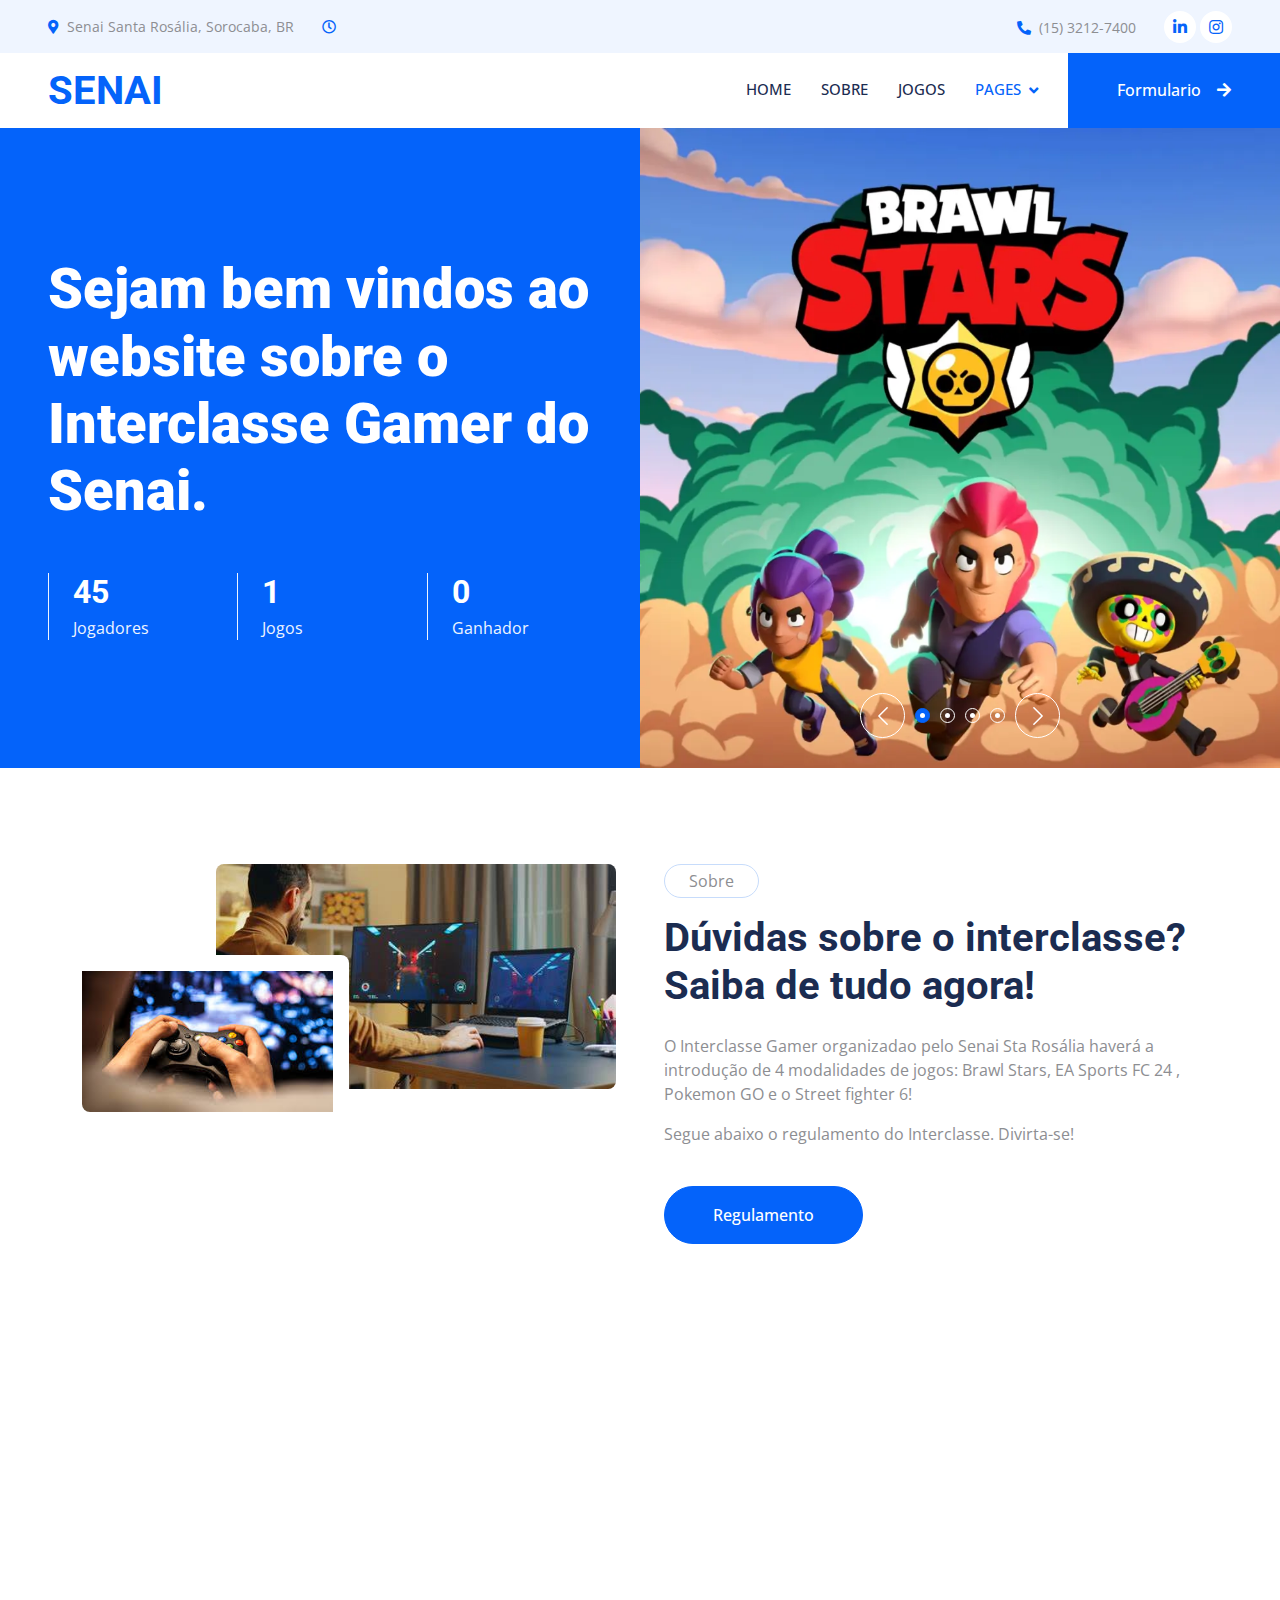
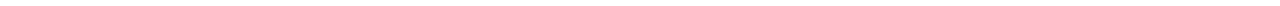
<file: index.html>
<!DOCTYPE html>
<html lang="en">

<head>
    <meta charset="utf-8">
    <title>Interclasse Gamer</title>
    <meta content="width=device-width, initial-scale=1.0" name="viewport">
    <meta content="" name="keywords">
    <meta content="" name="description">

    <!-- Favicon -->
    <link href="img/favicon.ico" rel="icon">

    <!-- Google Web Fonts -->
    <link rel="preconnect" href="https://fonts.googleapis.com">
    <link rel="preconnect" href="https://fonts.gstatic.com" crossorigin>
    <link href="https://fonts.googleapis.com/css2?family=Open+Sans:wght@400;500&family=Roboto:wght@500;700;900&display=swap" rel="stylesheet"> 

    <!-- Icon Font Stylesheet -->
    <link href="https://cdnjs.cloudflare.com/ajax/libs/font-awesome/5.10.0/css/all.min.css" rel="stylesheet">
    <link href="https://cdn.jsdelivr.net/npm/bootstrap-icons@1.4.1/font/bootstrap-icons.css" rel="stylesheet">

    <!-- Libraries Stylesheet -->
    <link href="lib/animate/animate.min.css" rel="stylesheet">
    <link href="lib/owlcarousel/assets/owl.carousel.min.css" rel="stylesheet">
    <link href="lib/tempusdominus/css/tempusdominus-bootstrap-4.min.css" rel="stylesheet" />

    <!-- Customized Bootstrap Stylesheet -->
    <link href="css/bootstrap.min.css" rel="stylesheet">

    <!-- Template Stylesheet -->
    <link href="css/style.css" rel="stylesheet">
</head>

<body>
    <!-- Spinner Start -->
    <div id="spinner" class="show bg-white position-fixed translate-middle w-100 vh-100 top-50 start-50 d-flex align-items-center justify-content-center">
        <div class="spinner-grow text-primary" style="width: 3rem; height: 3rem;" role="status">
            <span class="sr-only">Loading...</span>
        </div>
    </div>
    <!-- Spinner End -->


    <!-- Topbar Start -->
    <div class="container-fluid bg-light p-0 wow fadeIn" data-wow-delay="0.1s">
        <div class="row gx-0 d-none d-lg-flex">
            <div class="col-lg-7 px-5 text-start">
                <div class="h-100 d-inline-flex align-items-center py-3 me-4">
                    <small class="fa fa-map-marker-alt text-primary me-2"></small>
                    <small>Senai Santa Rosália, Sorocaba, BR</small>
                </div>
                <div class="h-100 d-inline-flex align-items-center py-3">
                    <small class="far fa-clock text-primary me-2"></small>

                </div>
            </div>
            <div class="col-lg-5 px-5 text-end">
                <div class="h-100 d-inline-flex align-items-center py-3 me-4">
                    <small class="fa fa-phone-alt text-primary me-2"></small>
                    <small>(15) 3212-7400</small>
                </div>
                <div class="h-100 d-inline-flex align-items-center">
                    <a class="btn btn-sm-square rounded-circle bg-white text-primary me-1" href="https://www.linkedin.com/company/senai-santa-ros%C3%A1lia/"><i class="fab fa-linkedin-in"></i></a>
                    <a class="btn btn-sm-square rounded-circle bg-white text-primary me-0" href="https://www.instagram.com/senaisorocaba/"><i class="fab fa-instagram"></i></a>
                </div>
            </div>
        </div>
    </div>
    <!-- Topbar End -->


        <!-- Navbar Start -->
        <nav class="navbar navbar-expand-lg bg-white navbar-light sticky-top p-0 wow fadeIn" data-wow-delay="0.1s">
            <a href="index.html" class="navbar-brand d-flex align-items-center px-4 px-lg-5">
                <h1 class="m-0 text-primary"><i class=""></i>SENAI</h1>
            </a>
            <button type="button" class="navbar-toggler me-4" data-bs-toggle="collapse" data-bs-target="#navbarCollapse">
                <span class="navbar-toggler-icon"></span>
            </button>
            <div class="collapse navbar-collapse" id="navbarCollapse">
                <div class="navbar-nav ms-auto p-4 p-lg-0">
                    <a href="index.html" class="nav-item nav-link">Home</a>
                    <a href="about.html" class="nav-item nav-link">Sobre</a>
                    <a href="service.html" class="nav-item nav-link">Jogos</a>
                    <div class="nav-item dropdown">
                        <a href="#" class="nav-link dropdown-toggle active" data-bs-toggle="dropdown">Pages</a>
                        <div class="dropdown-menu rounded-0 rounded-bottom m-0">
                            <a href="testimonial.html" class="dropdown-item">Mentores</a>
                            <a href="team.html" class="dropdown-item">Equipe</a>
                            <a href="https://forms.gle/4u1Vo7NxVm8cZ3PC8" class="dropdown-item">Formulario</a>
                        </div>
                    </div>
                </div>
                <a href="https://forms.gle/4u1Vo7NxVm8cZ3PC8" class="btn btn-primary rounded-0 py-4 px-lg-5 d-none d-lg-block">Formulario<i class="fa fa-arrow-right ms-3"></i></a>
            </div>
        </nav>
        <!-- Navbar End -->


    <!-- Header Start -->
    <div class="container-fluid header bg-primary p-0 mb-5">
        <div class="row g-0 align-items-center flex-column-reverse flex-lg-row">
            <div class="col-lg-6 p-5 wow fadeIn" data-wow-delay="0.1s">
                <h1 class="display-4 text-white mb-5">Sejam bem vindos ao website sobre o Interclasse Gamer do Senai.</h1>
                <div class="row g-4">
                    <div class="col-sm-4">
                        <div class="border-start border-light ps-4">
                            <h2 class="text-white mb-1" data-toggle="counter-up">127</h2>
                            <p class="text-light mb-0">Jogadores</p>
                        </div>
                    </div>
                    <div class="col-sm-4">
                        <div class="border-start border-light ps-4">
                            <h2 class="text-white mb-1" data-toggle="counter-up">4</h2>
                            <p class="text-light mb-0">Jogos</p>
                        </div>
                    </div>
                    <div class="col-sm-4">
                        <div class="border-start border-light ps-4">
                            <h2 class="text-white mb-1" data-toggle="counter-up">1</h2>
                            <p class="text-light mb-0">Ganhador</p>
                        </div>
                    </div>
                </div>
            </div>
            <div class="col-lg-6 wow fadeIn" data-wow-delay="0.5s">
                <div class="owl-carousel header-carousel">
                    <div class="owl-carousel-item position-relative">
                        <img class="img-fluid" src="img/carousel-1.jpg" alt="">
                        <div class="owl-carousel-text">
                            <!--Banners-->
                            <h1 class="display-1 text-white mb-0"></h1>
                        </div>
                    </div>
                    <div class="owl-carousel-item position-relative">
                        <img class="img-fluid" src="img/carousel-2.jpg" alt="">
                        <div class="owl-carousel-text">
                            <h1 class="display-1 text-white mb-0"></h1>
                        </div>
                    </div>
                    <div class="owl-carousel-item position-relative">
                        <img class="img-fluid" src="img/carousel-3.jpg" alt="">
                        <div class="owl-carousel-text">
                            <h1 class="display-1 text-white mb-0"></h1>
                            
                        </div>
                    </div>
                    <div class="owl-carousel-item position-relative">
                        <img class="img-fluid" src="img/carousel-4.jpg" alt="">
                        <div class="owl-carousel-text">
                            <h1 class="display-1 text-white mb-0"></h1>
                         </div>
                     </div>
                </div>
            </div>
        </div>
    </div>
    <!-- Header End --> 

 <!-- About Start -->
 <div class="container-xxl py-5">
    <div class="container">
        <div class="row g-5">
            <div class="col-lg-6 wow fadeIn" data-wow-delay="0.1s">
                <div class="d-flex flex-column">
                    <img class="img-fluid rounded w-75 align-self-end" src="img/about-2.jpg" alt="">
                    <img class="img-fluid rounded w-50 bg-white pt-3 pe-3" src="img/imgjogo.jfif" alt="" style="margin-top: -25%;">
                </div>
            </div>
            <div class="col-lg-6 wow fadeIn" data-wow-delay="0.5s">
                <p class="d-inline-block border rounded-pill py-1 px-4">Sobre</p>
                <h1 class="mb-4">Dúvidas sobre o interclasse? Saiba de tudo agora!</h1>
                <p>O Interclasse Gamer organizadao pelo Senai Sta Rosália haverá a introdução de 4 modalidades de jogos: Brawl Stars, EA Sports FC 24 , Pokemon GO e o Street fighter 6! </p>
                <p class="mb-4">Segue abaixo o regulamento do Interclasse. Divirta-se!</p>
              <a class="btn btn-primary rounded-pill py-3 px-5 mt-3" href="[Prévia] REGULAMENTO INTERCLASSES GAMER 2024.pdf">Regulamento</a>
            </div>
            </div>
        </div>
    </div>
</div>
<!-- About End -->


    <!-- Footer Start -->
    <div class="container-fluid bg-dark text-light footer mt-5 pt-5 wow fadeIn" data-wow-delay="0.1s">
        <div class="container py-5">
            <div class="row g-5">
                <div class="col-lg-3 col-md-6">
    
                
        </div>
        <div class="container">
            <div class="copyright">
                <div class="row">
                    <div class="col-md-6 text-center text-md-start mb-3 mb-md-0">
                        &copy; <a class="border-bottom" href="#">Interclassse Gamer</a>, All Right Reserved.
                    </div>
                    <div class="col-md-6 text-center text-md-end">
                        <!--/*** This template is free as long as you keep the footer author’s credit link/attribution link/backlink. If you'd like to use the template without the footer author’s credit link/attribution link/backlink, you can purchase the Credit Removal License from "https://htmlcodex.com/credit-removal". Thank you for your support. ***/-->
                        Designed By <a class="border-bottom" href="https://htmlcodex.com">HTML Codex</a>
                    </div>
                </div>
            </div>
        </div>
    </div>
    <!-- Footer End -->


    <!-- Back to Top -->
    <a href="#" class="btn btn-lg btn-primary btn-lg-square rounded-circle back-to-top"><i class="bi bi-arrow-up"></i></a>


    <!-- JavaScript Libraries -->
    <script src="https://code.jquery.com/jquery-3.4.1.min.js"></script>
    <script src="https://cdn.jsdelivr.net/npm/bootstrap@5.0.0/dist/js/bootstrap.bundle.min.js"></script>
    <script src="lib/wow/wow.min.js"></script>
    <script src="lib/easing/easing.min.js"></script>
    <script src="lib/waypoints/waypoints.min.js"></script>
    <script src="lib/counterup/counterup.min.js"></script>
    <script src="lib/owlcarousel/owl.carousel.min.js"></script>
    <script src="lib/tempusdominus/js/moment.min.js"></script>
    <script src="lib/tempusdominus/js/moment-timezone.min.js"></script>
    <script src="lib/tempusdominus/js/tempusdominus-bootstrap-4.min.js"></script>

    <!-- Template Javascript -->
    <script src="js/main.js"></script>
</body>

</html>
</file>
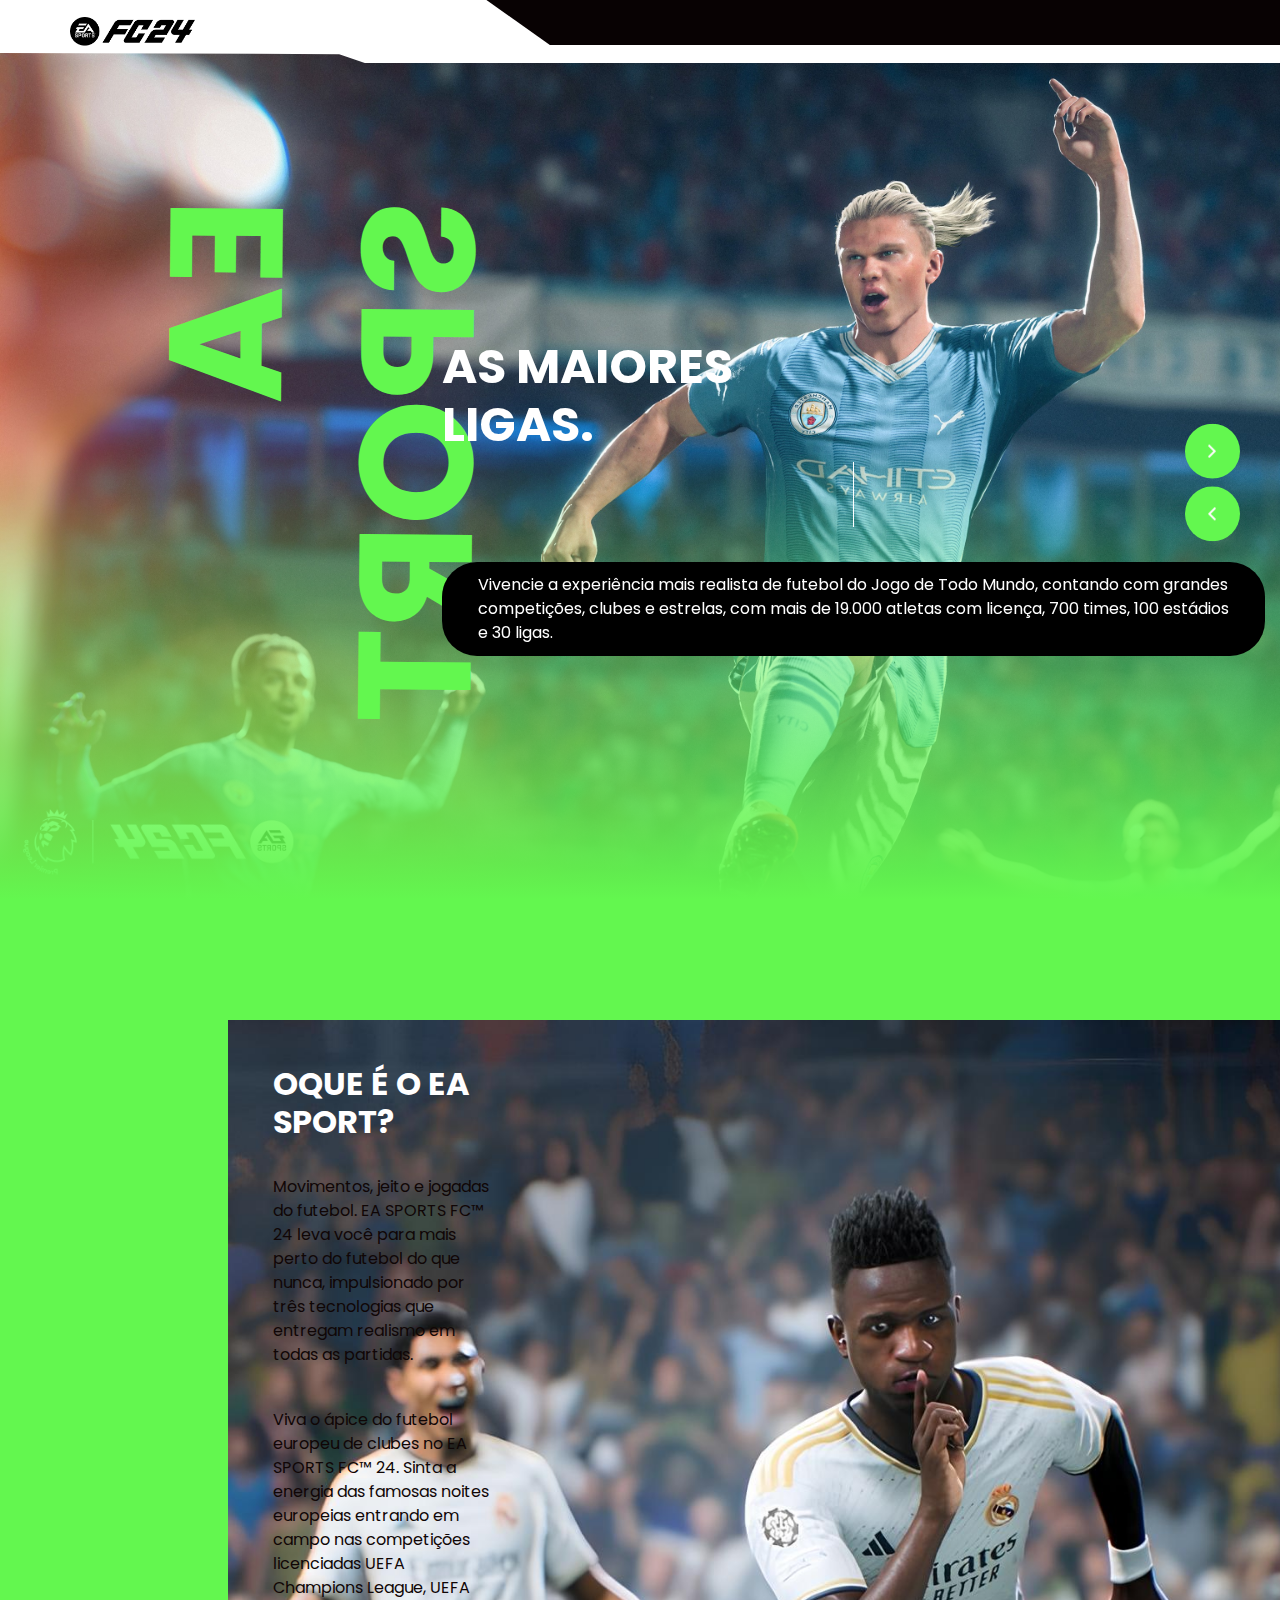
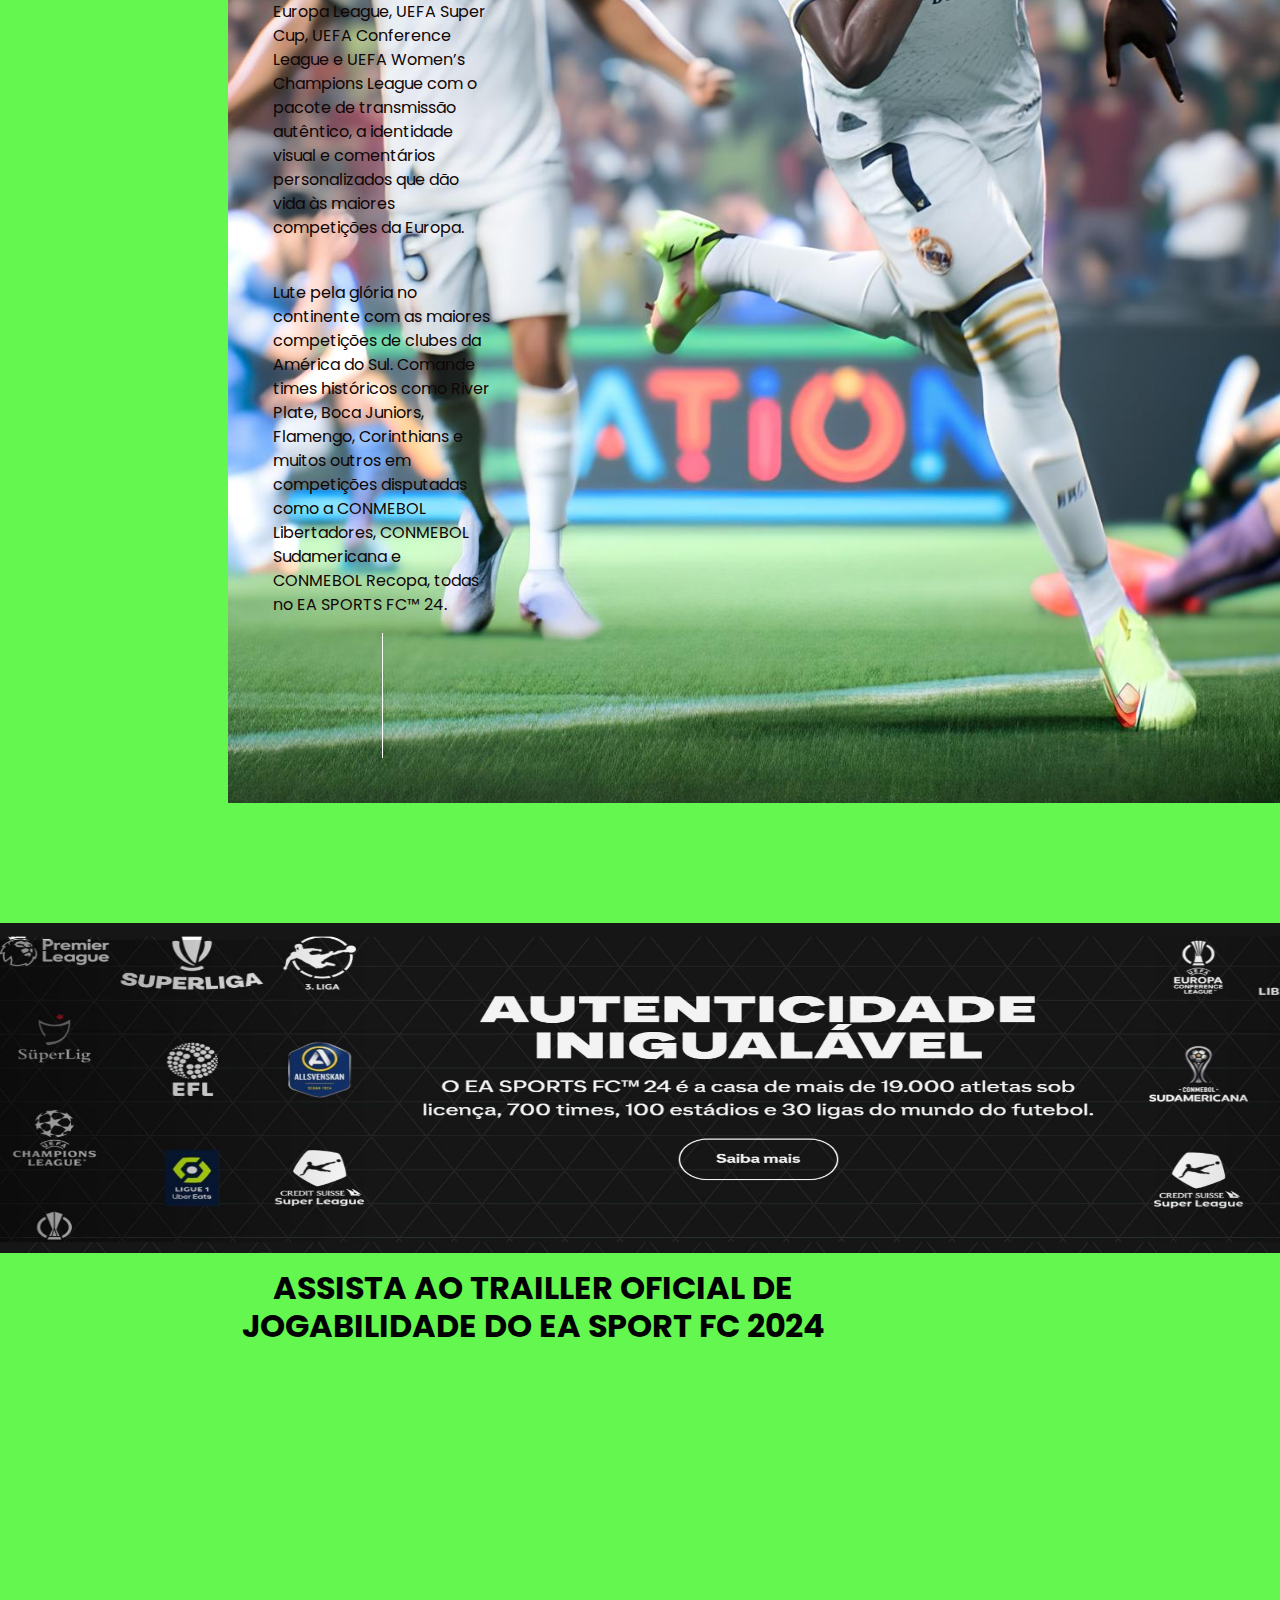
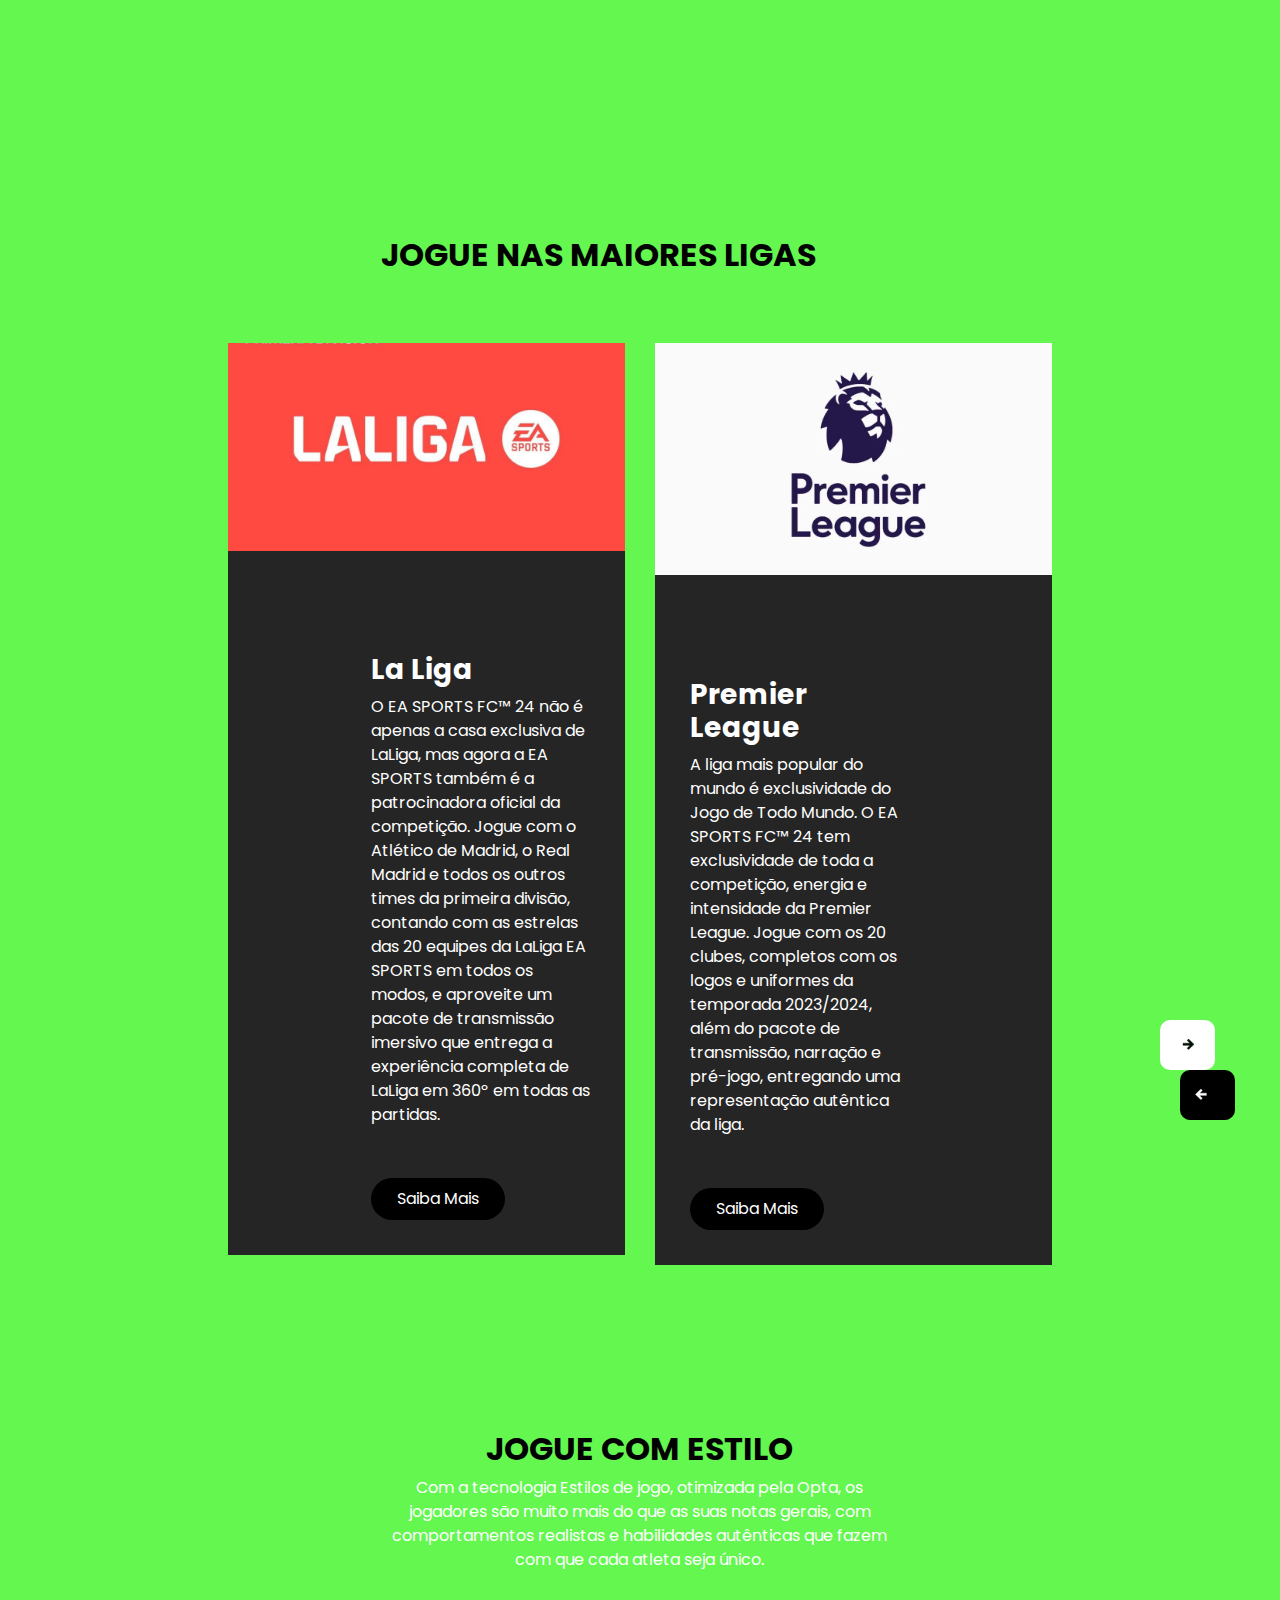
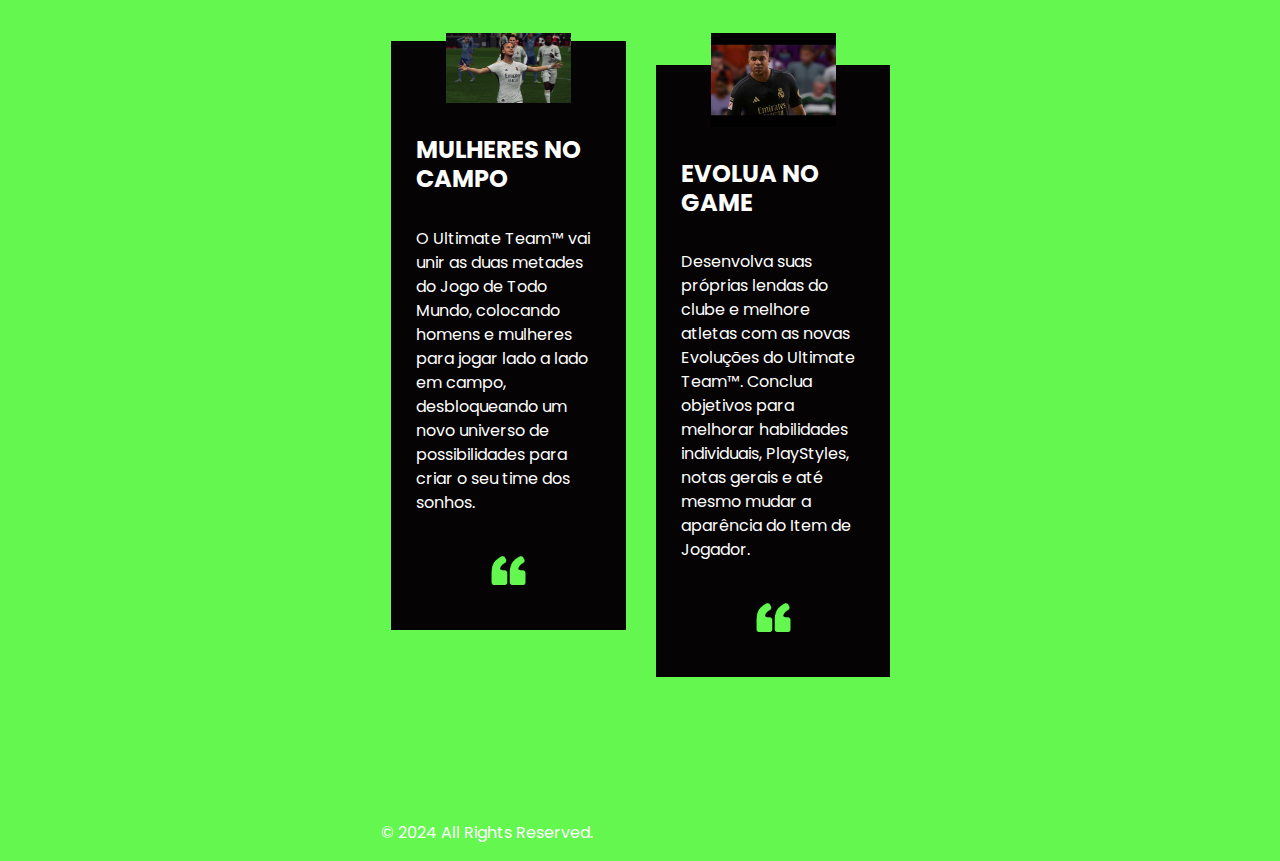
<file: Sites/ea sport fc/index.html>
<!DOCTYPE html>
<html>

<head>
  <!-- Basic -->
  <meta charset="utf-8" />
  <meta http-equiv="X-UA-Compatible" content="IE=edge" />
  <!-- Mobile Metas -->
  <meta name="viewport" content="width=device-width, initial-scale=1, shrink-to-fit=no" />
  <!-- Site Metas -->
  <meta name="keywords" content="" />
  <meta name="description" content="" />
  <meta name="author" content="" />

  <title>EA Sport FC</title>

  <!-- slider stylesheet -->
  <link rel="stylesheet" type="text/css" href="https://cdnjs.cloudflare.com/ajax/libs/OwlCarousel2/2.3.4/assets/owl.carousel.min.css" />

  <!-- bootstrap core css -->
  <link rel="stylesheet" type="text/css" href="css/bootstrap.css" />

  <!-- fonts style -->
  <link href="https://fonts.googleapis.com/css?family=Baloo+Chettan|Dosis:400,600,700|Poppins:400,600,700&display=swap" rel="stylesheet" />
  <!-- Custom styles for this template -->
  <link href="css/style.css" rel="stylesheet" />
  <!-- responsive style -->
  <link href="css/responsive.css" rel="stylesheet" />
</head>

<body>
  <div class="hero_area">
    <!-- header section strats -->
    <header class="header_section">
      <div class="container">
        <div class="header_nav">
          <a class="navbar-brand brand_desktop" href="index.html">
            <img src="images/logo.png" alt="" />
          </a>
          <div class="main_nav">
            <div class="top_nav">
              <ul class=" ">
                <li class="">
                  <a class="" href="">
                
                  </a>
                </li>
                <li class="">
                  <a class="" href="">
                  
                  </a>
                </li>
                <li class="">
                  <a class="" href="">
                  
                  </a>
                </li>
              </ul>
            </div>
            <div class="bottom_nav">
              <nav class="navbar navbar-expand-lg custom_nav-container">
                <a class="navbar-brand brand_mobile" href="index.html">
                  <img src="images/logo.png" alt="" />
                </a>
                <button class="navbar-toggler" type="button" data-toggle="collapse" data-target="#navbarSupportedContent" aria-controls="navbarSupportedContent" aria-expanded="false" aria-label="Toggle navigation">
                  <span class="navbar-toggler-icon"></span>
                </button>
                <div class="collapse navbar-collapse" id="navbarSupportedContent">
                  <div class="d-flex ml-auto flex-column flex-lg-row align-items-center">
                    <ul class="navbar-nav  ">
                      <li class="nav-item active">
                        <a class="nav-link" href="index.html"> <span class="sr-only">(current)</span></a>
                      </li>
                      <li class="nav-item">
                        <a class="nav-link" href="about.html"> </a>
                      </li>
                      <li class="nav-item">
                        <a class="nav-link" href="class.html">  </a>
                      </li>
                      <li class="nav-item">
                        <a class="nav-link" href="blog.html"></a>
                      </li>
                    </ul>
                    <form class="form-inline">
                      
                    </form>
                  </div>
                </div>
              </nav>
            </div>
          </div>
        </div>
      </div>
    </header>
    <!-- end header section -->
    <!-- slider section -->
    <section class=" slider_section position-relative">
      <div class="container-fluid">
        <div class="row">
          <div class="col-md-2 offset-md-2">
            <div class="slider_heading">
              <h2>
             <span> EA SPORT</span>
              </h2>
            </div>
          </div>
          <div class="col-md-8 mx-auto">
            <div id="carouselExampleIndicators" class="carousel slide" data-ride="carousel">
              <ol class="carousel-indicators">
                <li data-target="#carouselExampleIndicators" data-slide-to="0" class="active"></li>
                <li data-target="#carouselExampleIndicators" data-slide-to="1"></li>
                <li data-target="#carouselExampleIndicators" data-slide-to="2"></li>
              </ol>
              <div class="carousel-inner">
                <div class="carousel-item active">
                  <div class="box">
                    <div class="detail-box">
                      <h1>
                       As maiores  <br />
                        Ligas.
                      </h1>
                      <hr />
                      <div class="btn-box">
                        <a href="" class="btn-1">
                          Vivencie a experiência mais realista de futebol do Jogo de Todo Mundo, contando com grandes competições, clubes e estrelas, com mais de 19.000 atletas com licença, 700 times, 100 estádios e 30 ligas.
                        </a>
                      </div>
                    </div>
                  </div>
                </div>
                <div class="carousel-item">
                  <div class="box">
                    <div class="detail-box">
                      <h1>
                        Jogue com <br />
                        Estilo.
                      </h1>
                      <hr />
                      <div class="btn-box">
                        <a href="" class="btn-1">
                          Apenas no EA SPORTS FC™ 24 você poderá jogar competições icônicas como UEFA Champions League, UEFA Europa League, UEFA Europa Conference League, CONMEBOL Libertadores, Premier League, Bundesliga e LaLiga EA SPORTS.
                        </a>
                      </div>
                    </div>
                  </div>
                </div>
                <div class="carousel-item">
                  <div class="box">
                    <div class="detail-box">
                      <h1>
                     Apenas   <br />
                    Aqui.
                      </h1>
                      <hr />
                      <div class="btn-box">
                        <a href="" class="btn-1">
                          Dos modelos de atletas SAPIEN realistas até a ondulação do uniforme do seu clube favorito, o Frostbite™ Engine revolucionado oferece riqueza de detalhes para levar imersão a todos os momentos das partidas.
                        </a>
                      </div>
                    </div>
                  </div>
                </div>
              </div>
              <a class="carousel-control-prev" href="#carouselExampleIndicators" role="button" data-slide="prev">
                <span class="sr-only">Previous</span>
              </a>
              <a class="carousel-control-next" href="#carouselExampleIndicators" role="button" data-slide="next">
                <span class="sr-only">Next</span>
              </a>
            </div>
          </div>
        </div>
      </div>

    </section>
    <!-- end slider section -->
  </div>

  <!-- about section -->

  <section class="about_section layout_padding">
    <div class="container-fluid">
      <div class="row">
        <div class="col-md-10 ml-auto pr-0">
          <div class="about_container">
            <div class="row">
              <div class="col-lg-3 col-md-5">
                <div class="detail-box">
                  <div class="heading_container">
                    <h2>
                      Oque é o EA Sport?
                    </h2>
                  </div>
                  <p>
                    Movimentos, jeito e jogadas do futebol. EA SPORTS FC™ 24 leva você para mais perto do futebol do que nunca, impulsionado por três tecnologias que entregam realismo em todas as partidas.
                  </p>
                  <p>
                    Viva o ápice do futebol europeu de clubes no EA SPORTS FC™ 24. Sinta a energia das famosas noites europeias entrando em campo nas competições licenciadas UEFA Champions League, UEFA Europa League, UEFA Super Cup, UEFA Conference League e UEFA Women’s Champions League com o pacote de transmissão autêntico, a identidade visual e comentários personalizados que dão vida às maiores competições da Europa.
                  </p>
<p>Lute pela glória no continente com as maiores competições de clubes da América do Sul. Comande times históricos como River Plate, Boca Juniors, Flamengo, Corinthians e muitos outros em competições disputadas como a CONMEBOL Libertadores, CONMEBOL Sudamericana e CONMEBOL Recopa, todas no EA SPORTS FC™ 24.
                  </p>
                  
                  <hr />
            
                  </a>
                </div>
              </div>
            </div>
          </div>
        </div>
      </div>
    </div>
  </section>
    <p><img src="images/ligas.png" width="1517" height="330">
    </p>
  

  <!-- end about section -->

  <!-- class section -->

  <section class="class_section ">
    <div class="container-fluid">
      <div class="row">
        <div class="col-md-10 col-lg-8 mx-auto">
          <div class="class_container">
            <div class="row">
              <div class="col-lg-9 col-md-10">
                <div class="heading_container">
                  <h2>
                  

                    <center><p>
                    Assista ao trailler oficial de jogabilidade do EA Sport FC 2024 </h2><p>
                  </P>
                    <iframe width="560" height="330" src="https://www.youtube.com/embed/XhP3Xh4LMA8?si=zYmCcnSklPaDH55Z" title="YouTube video player" frameborder="0" allow="accelerometer; autoplay; clipboard-write; encrypted-media; gyroscope; picture-in-picture; web-share" referrerpolicy="strict-origin-when-cross-origin" allowfullscreen></iframe>
                  </div>
                  </div>
              </div>
            </div>
            <div class="">
              

  <!-- end class section -->


  <!-- blog section -->

  <section class="blog_section layout_padding">
    <div class="container-fluid">
      <div class="row">
        <div class="col-md-10 ml-auto">
          <div class="heading_container">
            <h2>
              Jogue nas maiores ligas 
            </h2>
            <p>
             
          </div>
        </div>
      </div>
      <div class="row">
        <div class="col-md-6 pl-0">
          <div class="box b1">
            <div class="img-box">
              <img src="images/laliga.webp" alt="">
            </div>
            <div class="row">
              <div class="col-lg-8 col-md-10 ml-auto">
                <div class="detail-box">
         
                    <h6>
                      <br>
                      
                    </h6>
            
                  <h3>
                    La Liga
                  </h3>
                  <p>
                    O EA SPORTS FC™ 24 não é apenas a casa exclusiva de LaLiga, mas agora a EA SPORTS também é a patrocinadora oficial da competição. Jogue com o Atlético de Madrid, o Real Madrid e todos os outros times da primeira divisão, contando com as estrelas das 20 equipes da LaLiga EA SPORTS em todos os modos, e aproveite um pacote de transmissão imersivo que entrega a experiência completa de LaLiga em 360º em todas as partidas.
                  </p>
                  <a href="https://laliga.com/en-CA/laliga-easports">
                    Saiba Mais
                  </a>
                </div>
              </div>
            </div>
          </div>
        </div>
        <div class="col-md-6 pr-0">
          <div class="box b2">
            <div class="img-box">
              <img src="images/premier.png" alt="">
            </div>
            <div class="row">
              <div class="col-lg-8 col-md-10 mr-auto">
                <div class="detail-box">
                    <h6>
                     <br>
                    
                    </h6>
               
                  <h3>
                    Premier League
                  </h3>
                  <p>
                    A liga mais popular do mundo é exclusividade do Jogo de Todo Mundo. O EA SPORTS FC™ 24 tem exclusividade de toda a competição, energia e intensidade da Premier League. Jogue com os 20 clubes, completos com os logos e uniformes da temporada 2023/2024, além do pacote de transmissão, narração e pré-jogo, entregando uma representação autêntica da liga.
                  </p>
                  <a href="https://www.premierleague.com/">
                    Saiba Mais
                  </a>
                </div>
              </div>
            </div>
          </div>
        </div>
      </div>
    </div>
  </section>

  <!-- end blog section -->

  <!-- client section -->

  <section class="client_section layout_padding-bottom">
    <div class="container-fluid">
      <div class="row">
        <div class="col-md-10 col-lg-8 mx-auto">
          <div class="client_container">
            <div class="heading_container">
              <h2>
                JOGUE COM ESTILO
              </h2>
              <p>
                Com a tecnologia Estilos de jogo, otimizada pela Opta, os jogadores são muito mais do que as suas notas gerais, com comportamentos realistas e habilidades autênticas que fazem com que cada atleta seja único.
              </p>
            </div>
            <div class="client_box-container">
              <div class="carousel-wrap ">
                <div class="owl-carousel">
                  <div class="item">
                    <div class="box">
                      <div class="img-box">
                        <img src="images/mulher.jpg" alt="" />
                      </div>
                      <div class="detail-box">
                        <h4>
                      MULHERES NO CAMPO
                        </h4>
                        <p>
                          O Ultimate Team™ vai unir as duas metades do Jogo de Todo Mundo, colocando homens e mulheres para jogar lado a lado em campo, desbloqueando um novo universo de possibilidades para criar o seu time dos sonhos. </p>
                        <img src="images/quote.png" alt="" />
                      </div>
                    </div>
                  </div>
                  <div class="item">
                    <div class="box">
                      <div class="img-box">
                        <img src="images/mpappejpg.jpg" alt="" />
                      </div>
                      <div class="detail-box">
                        <h4>
                      EVOLUA NO GAME
                        </h4>
                        <p>Desenvolva suas próprias lendas do clube e melhore atletas com as novas Evoluções do Ultimate Team™. Conclua objetivos para melhorar habilidades individuais, PlayStyles, notas gerais e até mesmo mudar a aparência do Item de Jogador. </p> 
      
                        <img src="images/quote.png" alt="" />
                      </div>
                    </div>
                  </div>
                  <div class="item">
                    <div class="box">
                      <div class="img-box">
                        <img src="images/messi.jfif" alt="" />
                      </div>
                      <div class="detail-box">
                        <h4>
                       CARREIRA DE MANAGER
                        </h4>
                        <p>Leve o seu time para a glória com ainda mais controle sobre as suas táticas, auxiliares técnicos para ajudar você a implementar a sua visão e novos recursos de treino para tirar o melhor da sua equipe no dia do jogo.</p>
                        <img src="images/quote.png" alt="" />
                      </div>
                    </div>
                  </div>
                  <div class="item">
                    <div class="box">
                      <div class="img-box">
                        <img src="images/belliham.webp" alt="" />
                      </div>
                      <div class="detail-box">
                        <h4>
                          CARRREIRA DE JOGADOR 
                        </h4>
                        <p>
                          Tenha uma carreira dos sonhos com a ajuda do novo recurso Agente de Jogador, e evolua em campo com o sistema de Personalidade redesenhado, agora com base nos novos PlayStyles.</p>
                        <img src="images/quote.png" alt="" />
                      </div>
                    </div>
                  </div>
                </div>
              </div>
            </div>
          </div>
        </div>
      </div>
    </div>
  </section>

  <!-- end client section -->

  <!-- info section -->
  <div class="info_section">
    <div class="container-fluid">
      <div class="row">
        <div class="col-md-10 ml-auto">
          <div class="row info_main-row">
            <div class="col-md-6 pr-0">


             
                  &copy; 2024 All Rights Reserved.
                </p>
              </section>
              <!-- footer section -->

            </div>
         
              </div>
            </div>
          </div>
        </div>
      </div>
    </div>
  </div>
  <!-- end info section -->

  <script type="text/javascript" src="js/jquery-3.4.1.min.js"></script>
  <script type="text/javascript" src="js/bootstrap.js"></script>
  <script type="text/javascript" src="https://cdnjs.cloudflare.com/ajax/libs/OwlCarousel2/2.3.4/owl.carousel.min.js">
  </script>

  <script>
    function openNav() {
      document.getElementById("myNav").classList.toggle("menu_width");
      document.querySelector(".custom_menu-btn").classList.toggle("menu_btn-style");
    }
  </script>

  <!-- owl carousel script -->
  <script type="text/javascript">
    $(".owl-carousel").owlCarousel({
      loop: true,
      margin: 10,
      nav: true,
      navText: [],
      autoplay: true,
      autoplayHoverPause: true,
      responsive: {
        0: {
          items: 1
        },
        600: {
          items: 2
        },
        1000: {
          items: 2
        }
      }
    });


    $(".owl_carousel1").owlCarousel({
      loop: true,
      margin: 25,
      nav: true,
      navText: [],
      autoplay: true,
      autoplayHoverPause: true,
      responsive: {
        0: {
          items: 1
        },
        600: {
          items: 2
        },
        1000: {
          items: 2
        }
      }
    });
  </script>
  <!-- end owl carousel script -->
</body>

</html>
</file>
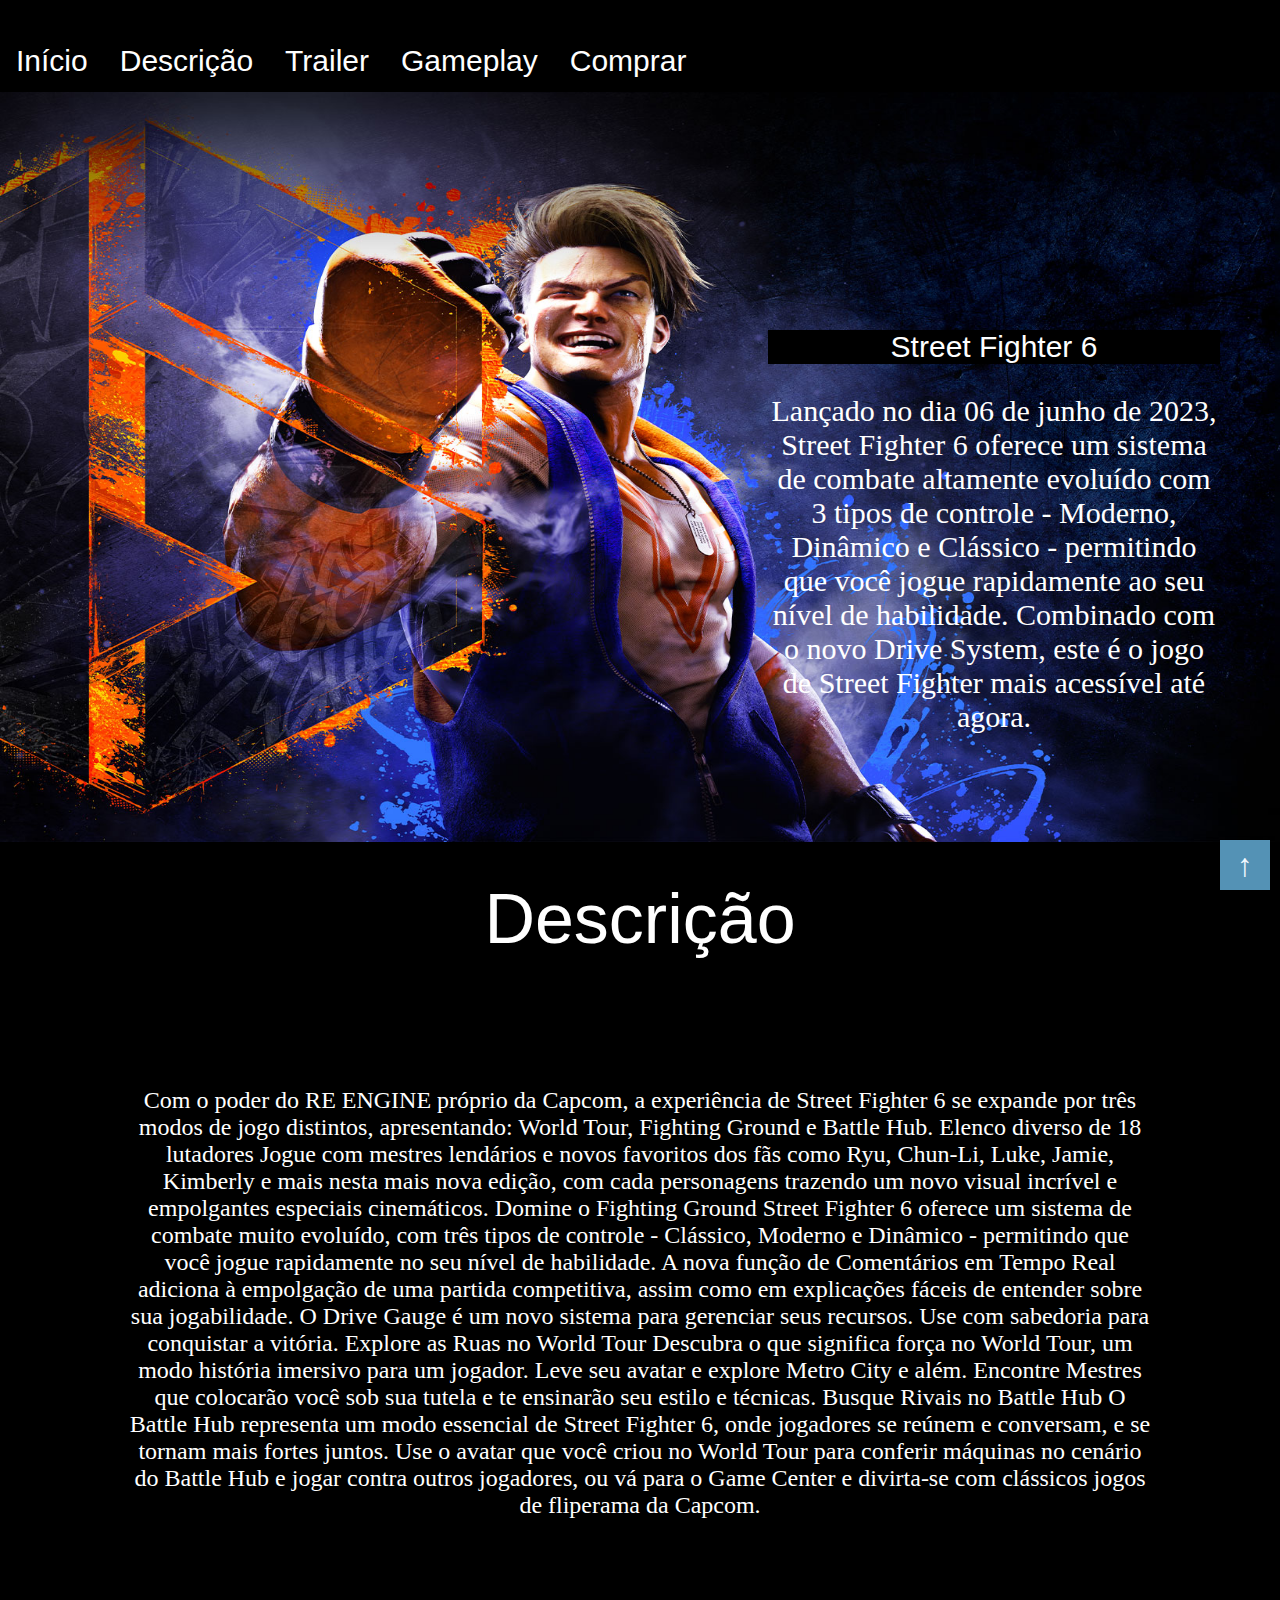
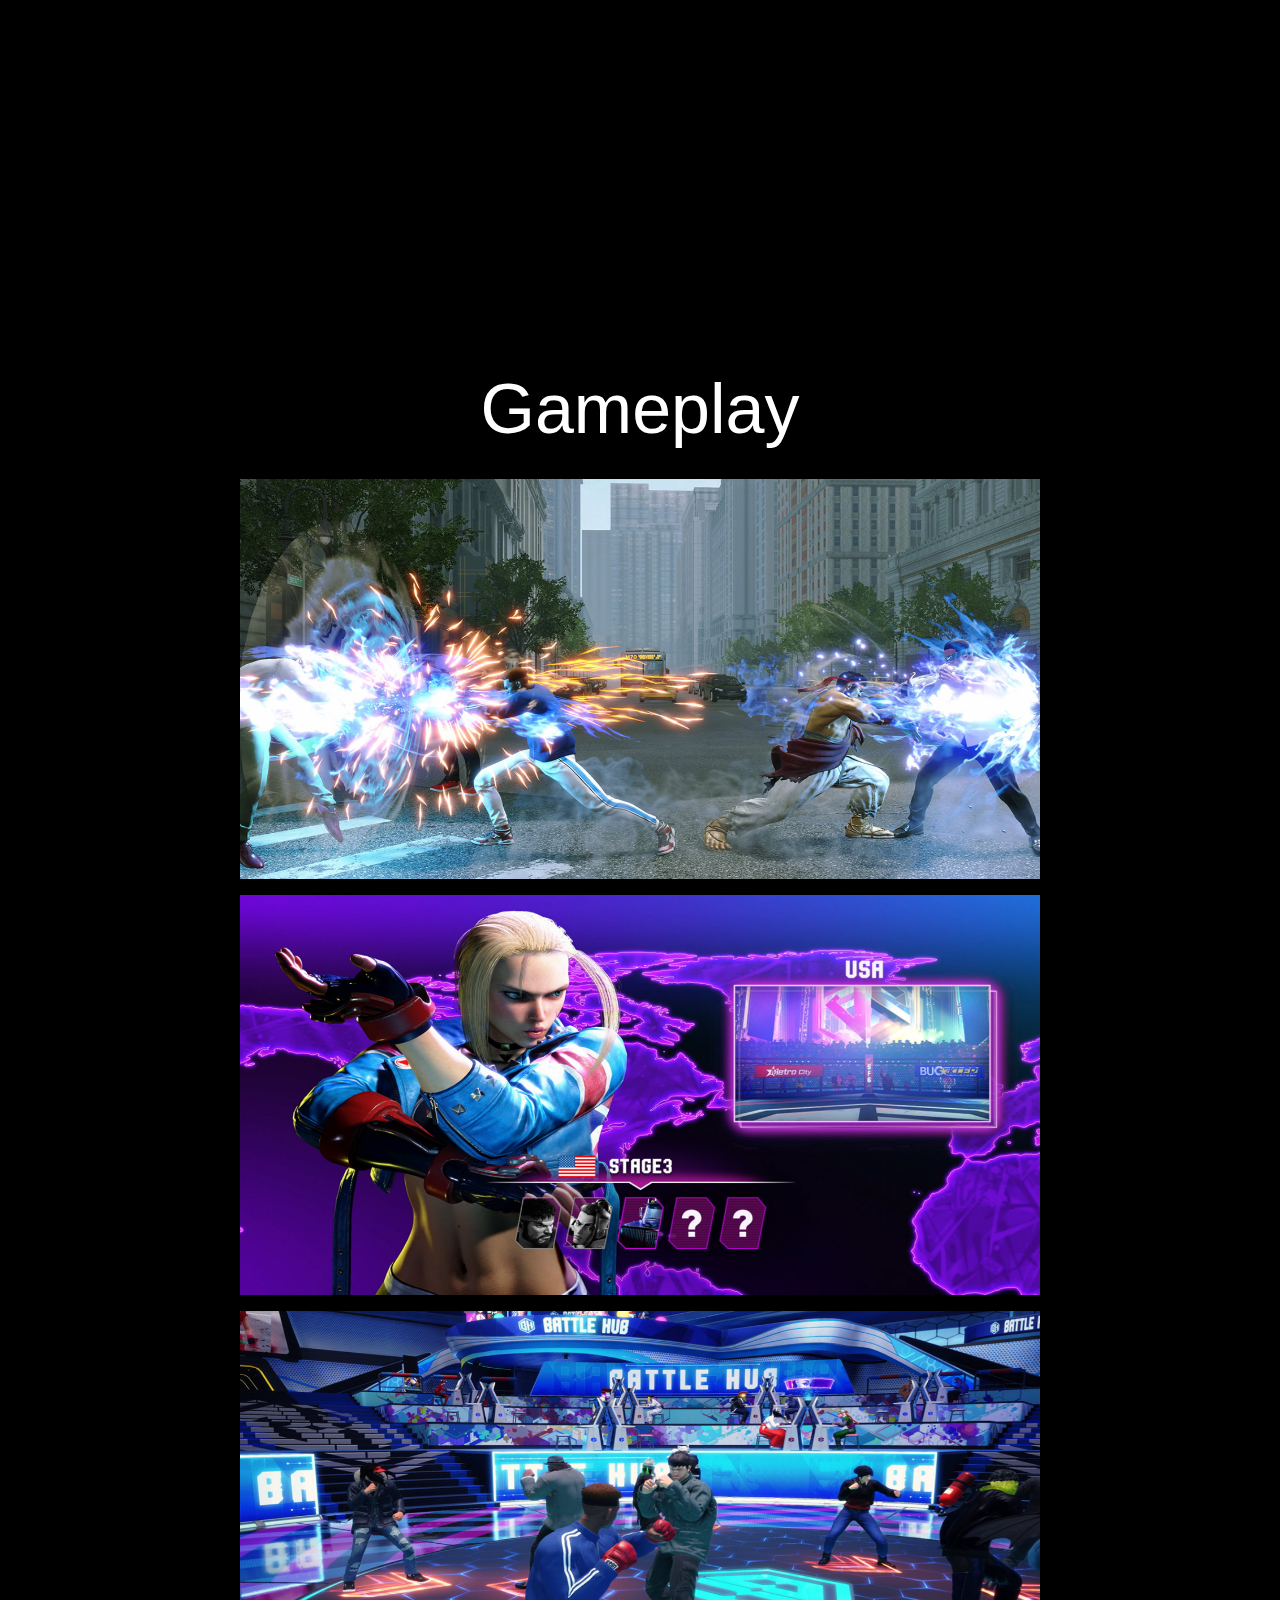
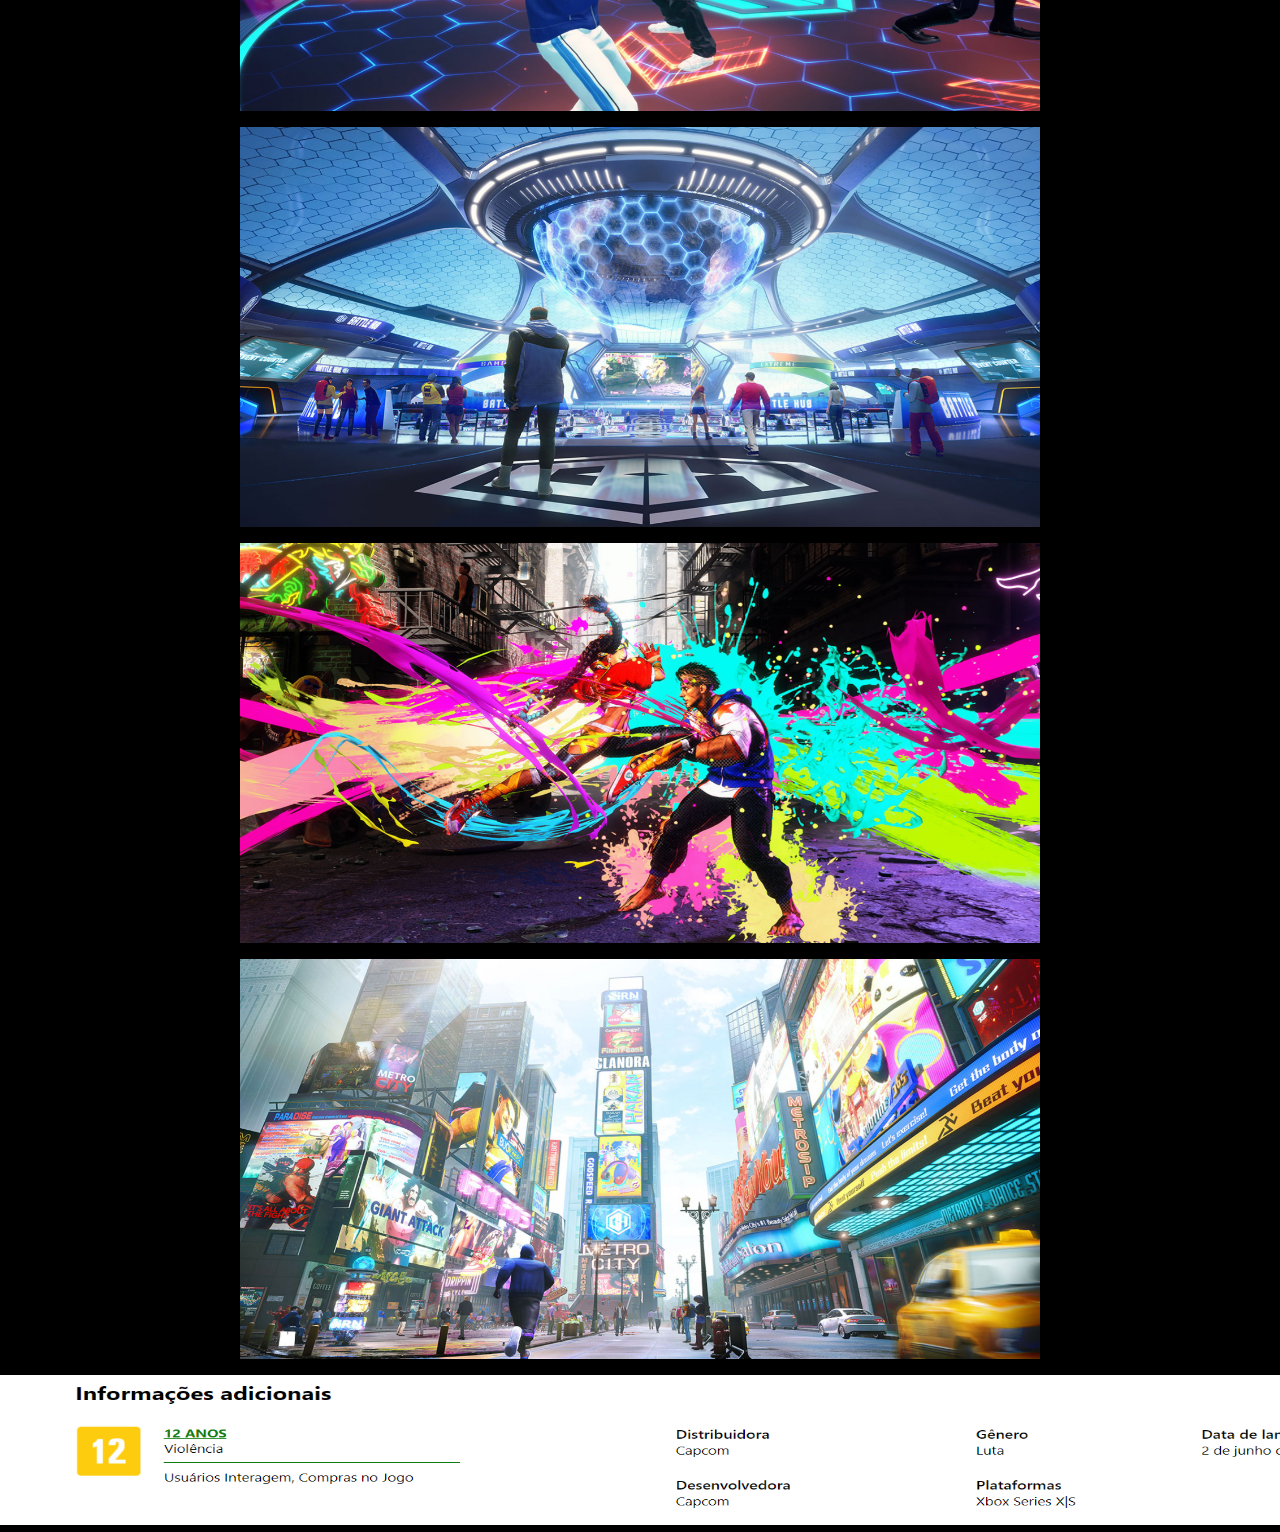
<file: Sites/Jogo Street Fighter/Jogo Street Fighter/index.html>
<!DOCTYPE html>
<html lang="pt-BR">
<head>
    <meta charset="UTF-8">
    <meta name="viewport" content="width=device-width, initial-scale=1.0">
    <title>Detecção de Dispositivo</title>
</head>
<body>
    <script>
        // Função para detectar se o dispositivo é um computador
        function isDesktop() {
            return !/Android|webOS|iPhone|iPad|iPod|BlackBerry|IEMobile|Opera Mini/i.test(navigator.userAgent);
        }

        // Obtém as URLs de destino
        const desktopUrl = "desktop.html";
        const mobileUrl = "mobile.html";

        // Verifica se o dispositivo é um computador
        if (isDesktop()) {
            // Redireciona para a URL do computador
            window.location.href = desktopUrl;
        } else {
            // Redireciona para a URL do celular
            window.location.href = mobileUrl;
        }
    </script>
</body>
</html>
</file>
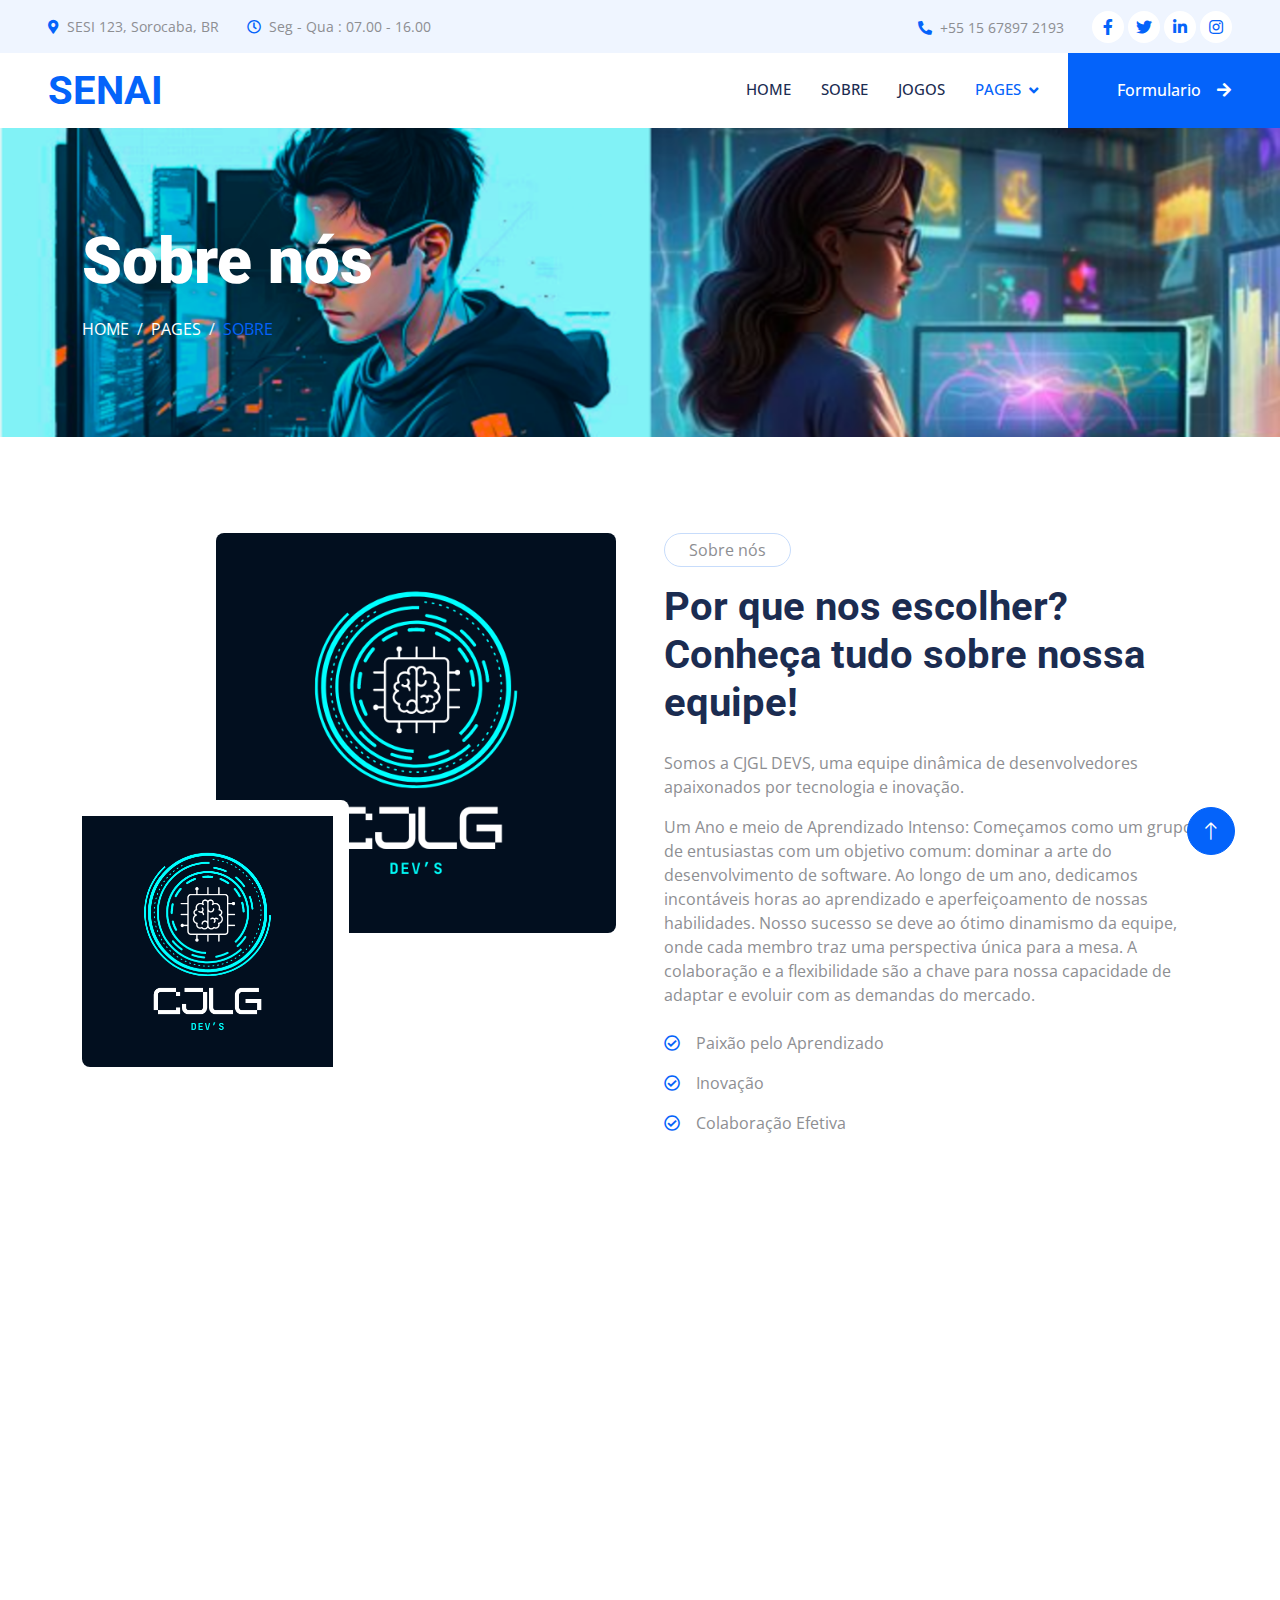
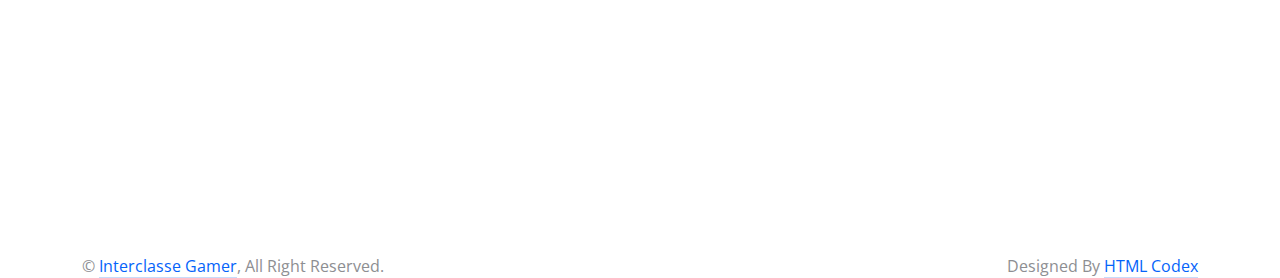
<file: about.html>
<!DOCTYPE html>
<html lang="en">

<head>
    <meta charset="utf-8">
    <title>CJLG - Interclasses SENAI </title>
    <meta content="width=device-width, initial-scale=1.0" name="viewport">
    <meta content="" name="keywords">
    <meta content="" name="description">

    <!-- Favicon -->
    <link href="img/favicon.ico" rel="icon">

    <!-- Google Web Fonts -->
    <link rel="preconnect" href="https://fonts.googleapis.com">
    <link rel="preconnect" href="https://fonts.gstatic.com" crossorigin>
    <link href="https://fonts.googleapis.com/css2?family=Open+Sans:wght@400;500&family=Roboto:wght@500;700;900&display=swap" rel="stylesheet"> 

    <!-- Icon Font Stylesheet -->
    <link href="https://cdnjs.cloudflare.com/ajax/libs/font-awesome/5.10.0/css/all.min.css" rel="stylesheet">
    <link href="https://cdn.jsdelivr.net/npm/bootstrap-icons@1.4.1/font/bootstrap-icons.css" rel="stylesheet">

    <!-- Libraries Stylesheet -->
    <link href="lib/animate/animate.min.css" rel="stylesheet">
    <link href="lib/owlcarousel/assets/owl.carousel.min.css" rel="stylesheet">
    <link href="lib/tempusdominus/css/tempusdominus-bootstrap-4.min.css" rel="stylesheet" />

    <!-- Customized Bootstrap Stylesheet -->
    <link href="css/bootstrap.min.css" rel="stylesheet">

    <!-- Template Stylesheet -->
    <link href="css/style.css" rel="stylesheet">
</head>

<body>
    <!-- Spinner -->
    <div id="spinner" class="show bg-white position-fixed translate-middle w-100 vh-100 top-50 start-50 d-flex align-items-center justify-content-center">
        <div class="spinner-grow text-primary" style="width: 3rem; height: 3rem;" role="status">
            <span class="sr-only">Loading...</span>
        </div>
    </div>
    <!-- Spinner -->


    <!-- Topbar -->
    <div class="container-fluid bg-light p-0 wow fadeIn" data-wow-delay="0.1s">
        <div class="row gx-0 d-none d-lg-flex">
            <div class="col-lg-7 px-5 text-start">
                <div class="h-100 d-inline-flex align-items-center py-3 me-4">
                    <small class="fa fa-map-marker-alt text-primary me-2"></small>
                    <small>SESI 123, Sorocaba, BR</small>
                </div>
                <div class="h-100 d-inline-flex align-items-center py-3">
                    <small class="far fa-clock text-primary me-2"></small>
                    <small>Seg - Qua : 07.00 - 16.00</small>
                </div>
            </div>
            <div class="col-lg-5 px-5 text-end">
                <div class="h-100 d-inline-flex align-items-center py-3 me-4">
                    <small class="fa fa-phone-alt text-primary me-2"></small>
                    <small>+55 15 67897 2193</small>
                </div>
                <div class="h-100 d-inline-flex align-items-center">
                    <a class="btn btn-sm-square rounded-circle bg-white text-primary me-1" href=""><i class="fab fa-facebook-f"></i></a>
                    <a class="btn btn-sm-square rounded-circle bg-white text-primary me-1" href=""><i class="fab fa-twitter"></i></a>
                    <a class="btn btn-sm-square rounded-circle bg-white text-primary me-1" href=""><i class="fab fa-linkedin-in"></i></a>
                    <a class="btn btn-sm-square rounded-circle bg-white text-primary me-0" href=""><i class="fab fa-instagram"></i></a>
                </div>
            </div>
        </div>
    </div>
    <!-- Topbar -->


        <!-- Navbar Start -->
        <nav class="navbar navbar-expand-lg bg-white navbar-light sticky-top p-0 wow fadeIn" data-wow-delay="0.1s">
            <a href="index.html" class="navbar-brand d-flex align-items-center px-4 px-lg-5">
                <h1 class="m-0 text-primary"><i class=""></i>SENAI</h1>
            </a>
            <button type="button" class="navbar-toggler me-4" data-bs-toggle="collapse" data-bs-target="#navbarCollapse">
                <span class="navbar-toggler-icon"></span>
            </button>
            <div class="collapse navbar-collapse" id="navbarCollapse">
                <div class="navbar-nav ms-auto p-4 p-lg-0">
                    <a href="index.html" class="nav-item nav-link">Home</a>
                    <a href="about.html" class="nav-item nav-link">Sobre</a>
                    <a href="service.html" class="nav-item nav-link">Jogos</a>
                    <div class="nav-item dropdown">
                        <a href="#" class="nav-link dropdown-toggle active" data-bs-toggle="dropdown">Pages</a>
                        <div class="dropdown-menu rounded-0 rounded-bottom m-0">
                            <a href="testimonial.html" class="dropdown-item">Mentores</a>
                            <a href="team.html" class="dropdown-item">Equipe</a>
                            <a href="https://forms.gle/4u1Vo7NxVm8cZ3PC8" class="dropdown-item">Formulario</a>
                        </div>
                    </div>
                </div>
                <a href="https://forms.gle/4u1Vo7NxVm8cZ3PC8" class="btn btn-primary rounded-0 py-4 px-lg-5 d-none d-lg-block">Formulario<i class="fa fa-arrow-right ms-3"></i></a>
            </div>
        </nav>
        <!-- Navbar End -->


    <!-- Cabeçalho -->
    <div class="container-fluid page-header py-5 mb-5 wow fadeIn" data-wow-delay="0.1s">
        <div class="container py-5">
            <h1 class="display-3 text-white mb-3 animated slideInDown">Sobre nós</h1>
            <nav aria-label="breadcrumb animated slideInDown">
                <ol class="breadcrumb text-uppercase mb-0">
                    <li class="breadcrumb-item"><a class="text-white" href="#">Home</a></li>
                    <li class="breadcrumb-item"><a class="text-white" href="#">Pages</a></li>
                    <li class="breadcrumb-item text-primary active" aria-current="page">Sobre</li>
                </ol>
            </nav>
        </div>
    </div>
    <!-- Cabeçalho -->


    <!-- Sobre -->
    <div class="container-xxl py-5">
        <div class="container">
            <div class="row g-5">
                <div class="col-lg-6 wow fadeIn" data-wow-delay="0.1s">
                    <div class="d-flex flex-column">
                        <img class="img-fluid rounded w-75 align-self-end" src="img/CJLG.png" alt="">
                        <img class="img-fluid rounded w-50 bg-white pt-3 pe-3" src="img/CJLG.png" alt="" style="margin-top: -25%;">
                    </div>
                </div>
                <div class="col-lg-6 wow fadeIn" data-wow-delay="0.5s">
                    <p class="d-inline-block border rounded-pill py-1 px-4">Sobre nós</p>
                    <h1 class="mb-4">Por que nos escolher? Conheça tudo sobre nossa equipe!</h1>
                    <p>Somos a CJGL DEVS, uma equipe dinâmica de desenvolvedores apaixonados por tecnologia e inovação.</p>
                    <p class="mb-4">Um Ano e meio de Aprendizado Intenso:
                        Começamos como um grupo de entusiastas com um objetivo comum: dominar a arte do desenvolvimento de software.
                        Ao longo de um ano, dedicamos incontáveis horas ao aprendizado e aperfeiçoamento de nossas habilidades.

                        Nosso sucesso se deve ao ótimo dinamismo da equipe, onde cada membro traz uma perspectiva única para a mesa.
                        A colaboração e a flexibilidade são a chave para nossa capacidade de adaptar e evoluir com as demandas do mercado.</p>
                    <p><i class="far fa-check-circle text-primary me-3"></i>Paixão pelo Aprendizado</p>
                    <p><i class="far fa-check-circle text-primary me-3"></i>Inovação</p>
                    <p><i class="far fa-check-circle text-primary me-3"></i>Colaboração Efetiva</p>
                    
                </div>
            </div>
        </div>
    </div>
    <!-- Sobre -->

    <!-- Team Start -->
    <div class="container-xxl py-5">
        <div class="container">
            <div class="text-center mx-auto mb-5 wow fadeInUp" data-wow-delay="0.1s" style="max-width: 600px;">
                <p class="d-inline-block border rounded-pill py-1 px-4">Equipe</p>
                <h1>Nossos melhores membros</h1>
            </div>
            <div class="row g-4">
                <div class="col-lg-3 col-md-6 wow fadeInUp" data-wow-delay="0.1s">
                    <div class="team-item position-relative rounded overflow-hidden">
                        <div class="overflow-hidden">
                            <img class="img-fluid" src="img/team-1.jpg" alt="">
                        </div>
                        <div class="team-text bg-light text-center p-4">
                            <h5>Julia Farias</h5>
                            <p class="text-primary"></p>
                            <div class="team-social text-center">
                                <a class="btn btn-square" href="https://github.com/juhfarias31"><i class="fab fa-github"></i></a>
                    
                        
                            </div>
                        </div>
                    </div>
                </div>
                <div class="col-lg-3 col-md-6 wow fadeInUp" data-wow-delay="0.3s">
                    <div class="team-item position-relative rounded overflow-hidden">
                        <div class="overflow-hidden">
                            <img class="img-fluid" src="img/team-2.jpg" alt="">
                        </div>
                        <div class="team-text bg-light text-center p-4">
                            <h5>Giovanna Cristina</h5>
                            <p class="text-primary"></p>
                            <div class="team-social text-center">
                                <a class="btn btn-square" href="https://github.com/giovannnacruz"><i class="fab fa-github"></i></a>
                                <a class="btn btn-square" href="https://www.linkedin.com/in/giovanna-cristina-da-cruz-19268426a/"><i class="fab fa-linkedin-in"></i></a>
                        
                            </div>
                        </div>
                    </div>
                </div>
                <div class="col-lg-3 col-md-6 wow fadeInUp" data-wow-delay="0.5s">
                    <div class="team-item position-relative rounded overflow-hidden">
                        <div class="overflow-hidden">
                            <img class="img-fluid" src="img/team-3.jpg" alt="">
                        </div>
                        <div class="team-text bg-light text-center p-4">
                            <h5>Cauã Brasil</h5>
                            <p class="text-primary"></p>
                            <div class="team-social text-center">
                                <a class="btn btn-square" href="https://github.com/comrade-josef"><i class="fab fa-github"></i></a>
                            </div>
                        </div>
                    </div>
                </div>
                <div class="col-lg-3 col-md-6 wow fadeInUp" data-wow-delay="0.7s">
                    <div class="team-item position-relative rounded overflow-hidden">
                        <div class="overflow-hidden">
                            <img class="img-fluid" src="img/team-4.jpg" alt="">
                        </div>
                        <div class="team-text bg-light text-center p-4">
                            <h5>Lana Medice</h5>
                            <p class="text-primary"></p>
                            <div class="team-social text-center">
                                <a class="btn btn-square" href="https://github.com/dMedice"><i class="fab fa-github"></i></a>
                                <a class="btn btn-square" href="https://www.linkedin.com/in/lana-de-medice-4a113b26b?utm_source=share&utm_campaign=share_via&utm_content=profile&utm_medium=android_app"><i class="fab fa-linkedin-in"></i></a>
                                
                            </div>
                        </div>
                    </div>
                </div>
            </div>
        </div>
    </div>
    <!-- Team End -->
        

        <div class="container">
            <div class="copyright">
                <div class="row">
                    <div class="col-md-6 text-center text-md-start mb-3 mb-md-0">
                        &copy; <a class="border-bottom" href="#">Interclasse Gamer</a>, All Right Reserved.
                    </div>
                    <div class="col-md-6 text-center text-md-end">
                        <!--/*** This template is free as long as you keep the footer author’s credit link/attribution link/backlink. If you'd like to use the template without the footer author’s credit link/attribution link/backlink, you can purchase the Credit Removal License from "https://htmlcodex.com/credit-removal". Thank you for your support. ***/-->
                        Designed By <a class="border-bottom" href="https://htmlcodex.com">HTML Codex</a>
                    </div>
                </div>
            </div>
        </div>
    </div>
    <!-- Footer End -->


    <!-- Back to Top -->
    <a href="#" class="btn btn-lg btn-primary btn-lg-square rounded-circle back-to-top"><i class="bi bi-arrow-up"></i></a>


    <!-- JavaScript Libraries -->
    <script src="https://code.jquery.com/jquery-3.4.1.min.js"></script>
    <script src="https://cdn.jsdelivr.net/npm/bootstrap@5.0.0/dist/js/bootstrap.bundle.min.js"></script>
    <script src="lib/wow/wow.min.js"></script>
    <script src="lib/easing/easing.min.js"></script>
    <script src="lib/waypoints/waypoints.min.js"></script>
    <script src="lib/counterup/counterup.min.js"></script>
    <script src="lib/owlcarousel/owl.carousel.min.js"></script>
    <script src="lib/tempusdominus/js/moment.min.js"></script>
    <script src="lib/tempusdominus/js/moment-timezone.min.js"></script>
    <script src="lib/tempusdominus/js/tempusdominus-bootstrap-4.min.js"></script>

    <!-- Template Javascript -->
    <script src="js/main.js"></script>
</body>

</html>
</file>
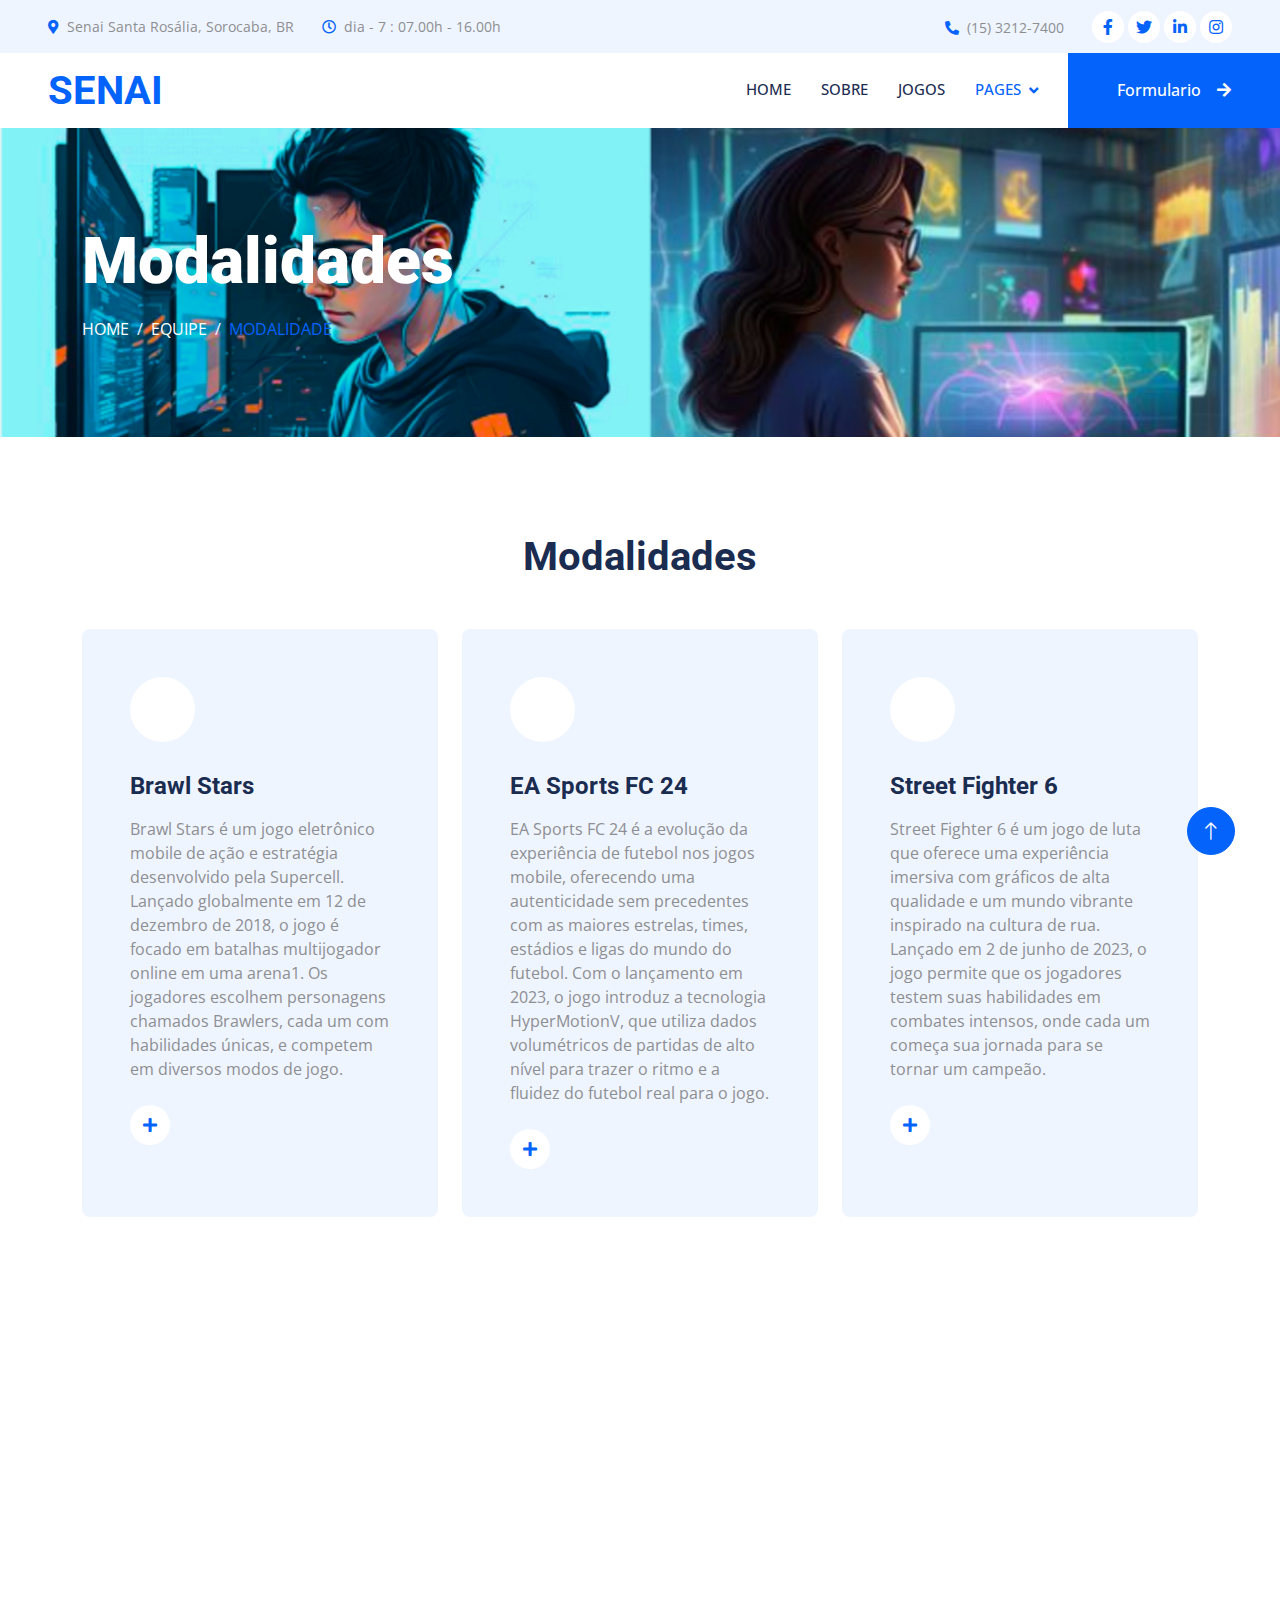
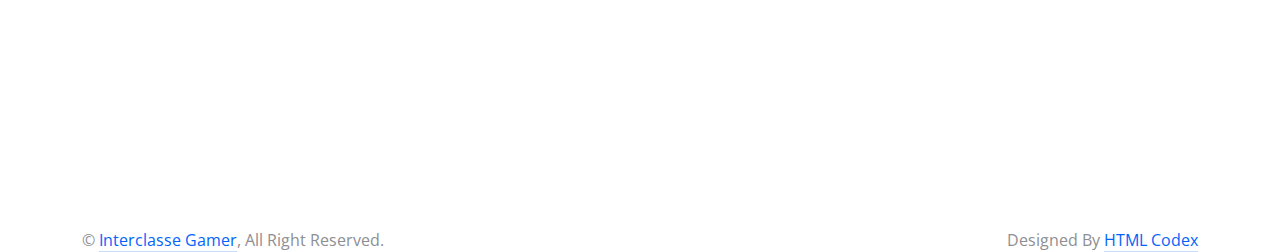
<file: service.html>
<!DOCTYPE html>
<html lang="en">

<head>
    <meta charset="utf-8">
    <title>InterClasse</title>
    <meta content="width=device-width, initial-scale=1.0" name="viewport">
    <meta content="" name="keywords">
    <meta content="" name="description">

    <!-- Favicon -->
    <link href="https://super.abril.com.br/wp-content/uploads/2007/06/ak47_info.png" rel="icon">

    <!-- Google Web Fonts -->
    <link rel="preconnect" href="https://fonts.googleapis.com">
    <link rel="preconnect" href="https://fonts.gstatic.com" crossorigin>
    <link href="https://fonts.googleapis.com/css2?family=Open+Sans:wght@400;500&family=Roboto:wght@500;700;900&display=swap" rel="stylesheet"> 

    <!-- Icon Font Stylesheet -->
    <link href="https://cdnjs.cloudflare.com/ajax/libs/font-awesome/5.10.0/css/all.min.css" rel="stylesheet">
    <link href="https://cdn.jsdelivr.net/npm/bootstrap-icons@1.4.1/font/bootstrap-icons.css" rel="stylesheet">

    <!-- Libraries Stylesheet -->
    <link href="lib/animate/animate.min.css" rel="stylesheet">
    <link href="lib/owlcarousel/assets/owl.carousel.min.css" rel="stylesheet">
    <link href="lib/tempusdominus/css/tempusdominus-bootstrap-4.min.css" rel="stylesheet" />

    <!-- Customized Bootstrap Stylesheet -->
    <link href="css/bootstrap.min.css" rel="stylesheet">

    <!-- Template Stylesheet -->
    <link href="css/style.css" rel="stylesheet">
</head>

<body>
    <!-- Spinner Start -->
    <div id="spinner" class="show bg-white position-fixed translate-middle w-100 vh-100 top-50 start-50 d-flex align-items-center justify-content-center">
        <div class="spinner-grow text-primary" style="width: 3rem; height: 3rem;" role="status">
            <span class="sr-only"></span>
        </div>
    </div>
    <!-- Spinner End -->


    <!-- Topbar Start -->
    <div class="container-fluid bg-light p-0 wow fadeIn" data-wow-delay="0.1s">
        <div class="row gx-0 d-none d-lg-flex">
            <div class="col-lg-7 px-5 text-start">
                <div class="h-100 d-inline-flex align-items-center py-3 me-4">
                    <small class="fa fa-map-marker-alt text-primary me-2"></small>
                    <small>Senai Santa Rosália, Sorocaba, BR</small>
                </div>
                <div class="h-100 d-inline-flex align-items-center py-3">
                    <small class="far fa-clock text-primary me-2"></small>
                    <small>dia - 7 : 07.00h - 16.00h</small>
                </div>
            </div>
            <div class="col-lg-5 px-5 text-end">
                <div class="h-100 d-inline-flex align-items-center py-3 me-4">
                    <small class="fa fa-phone-alt text-primary me-2"></small>
                    <small>(15) 3212-7400</small>
                </div>
                <div class="h-100 d-inline-flex align-items-center">
                    <a class="btn btn-sm-square rounded-circle bg-white text-primary me-1" href=""><i class="fab fa-facebook-f"></i></a>
                    <a class="btn btn-sm-square rounded-circle bg-white text-primary me-1" href=""><i class="fab fa-twitter"></i></a>
                    <a class="btn btn-sm-square rounded-circle bg-white text-primary me-1" href=""><i class="fab fa-linkedin-in"></i></a>
                    <a class="btn btn-sm-square rounded-circle bg-white text-primary me-0" href=""><i class="fab fa-instagram"></i></a>
                </div>
            </div>
        </div>
    </div>
    <!-- Topbar End -->


       <!-- Navbar Start -->
       <nav class="navbar navbar-expand-lg bg-white navbar-light sticky-top p-0 wow fadeIn" data-wow-delay="0.1s">
        <a href="index.html" class="navbar-brand d-flex align-items-center px-4 px-lg-5">
            <h1 class="m-0 text-primary"><i class=""></i>SENAI</h1>
        </a>
        <button type="button" class="navbar-toggler me-4" data-bs-toggle="collapse" data-bs-target="#navbarCollapse">
            <span class="navbar-toggler-icon"></span>
        </button>
        <div class="collapse navbar-collapse" id="navbarCollapse">
            <div class="navbar-nav ms-auto p-4 p-lg-0">
                <a href="index.html" class="nav-item nav-link">Home</a>
                <a href="about.html" class="nav-item nav-link">Sobre</a>
                <a href="service.html" class="nav-item nav-link">Jogos</a>
                <div class="nav-item dropdown">
                    <a href="#" class="nav-link dropdown-toggle active" data-bs-toggle="dropdown">Pages</a>
                    <div class="dropdown-menu rounded-0 rounded-bottom m-0">
                        <a href="testimonial.html" class="dropdown-item">Mentores</a>
                        <a href="team.html" class="dropdown-item">Equipe</a>
                        <a href="https://forms.gle/4u1Vo7NxVm8cZ3PC8" class="dropdown-item">Formulario</a>
                    </div>
                </div>
            </div>
            <a href="https://forms.gle/4u1Vo7NxVm8cZ3PC8" class="btn btn-primary rounded-0 py-4 px-lg-5 d-none d-lg-block">Formulario<i class="fa fa-arrow-right ms-3"></i></a>
        </div>
    </nav>
    <!-- Navbar End -->

    <!-- Page Header Start -->
    <div class="container-fluid page-header py-5 mb-5 wow fadeIn" data-wow-delay="0.1s">
        <div class="container py-5">
            <h1 class="display-3 text-white mb-3 animated slideInDown">Modalidades</h1>
            <nav aria-label="breadcrumb animated slideInDown">
                <ol class="breadcrumb text-uppercase mb-0">
                    <li class="breadcrumb-item"><a class="text-white" href="#">Home</a></li>
                    <li class="breadcrumb-item"><a class="text-white" href="#">Equipe</a></li>
                    <li class="breadcrumb-item text-primary active" aria-current="page">Modalidade</li>
                </ol>
            </nav>
        </div>
    </div>
    <!-- Page Header End -->


    <!-- Service Start -->
    <div class="container-xxl py-5">
        <div class="container">
            <div class="text-center mx-auto mb-5 wow fadeInUp" data-wow-delay="0.1s" style="max-width: 600px;">
                <h1>Modalidades</h1>
            </div>
            <div class="row g-4">
                <div class="col-lg-4 col-md-6 wow fadeInUp" data-wow-delay="0.1s">
                    <div class="service-item bg-light rounded h-100 p-5">
                        <div class="d-inline-flex align-items-center justify-content-center bg-white rounded-circle mb-4" style="width: 65px; height: 65px;">
                          
                        </div>
                        <h4 class="mb-3">Brawl Stars</h4>
                        <p class="mb-4">Brawl Stars é um jogo eletrônico mobile de ação e estratégia desenvolvido pela Supercell. Lançado globalmente em 12 de dezembro de 2018, o jogo é focado em batalhas multijogador online em uma arena1. Os jogadores escolhem personagens chamados Brawlers, cada um com habilidades únicas, e competem em diversos modos de jogo.</p>
                        <a class="btn" href="./Sites/Brawl/index.html"><i class="fa fa-plus text-primary me-3"></i>Mais Sobre</a>
                    </div>
                </div>
                <div class="col-lg-4 col-md-6 wow fadeInUp" data-wow-delay="0.3s">
                    <div class="service-item bg-light rounded h-100 p-5">
                        <div class="d-inline-flex align-items-center justify-content-center bg-white rounded-circle mb-4" style="width: 65px; height: 65px;">
                           
                        </div>
                        <h4 class="mb-3">EA Sports FC 24</h4>
                        <p class="mb-4">EA Sports FC 24 é a evolução da experiência de futebol nos jogos mobile, oferecendo uma autenticidade sem precedentes com as maiores estrelas, times, estádios e ligas do mundo do futebol. Com o lançamento em 2023, o jogo introduz a tecnologia HyperMotionV, que utiliza dados volumétricos de partidas de alto nível para trazer o ritmo e a fluidez do futebol real para o jogo.</p>
                        <a class="btn" href="./Sites/ea sport fc/index.html"><i class="fa fa-plus text-primary me-3"></i>Mais Sobre</a>
                    </div>
                </div>
                <div class="col-lg-4 col-md-6 wow fadeInUp" data-wow-delay="0.5s">
                    <div class="service-item bg-light rounded h-100 p-5">
                        <div class="d-inline-flex align-items-center justify-content-center bg-white rounded-circle mb-4" style="width: 65px; height: 65px;">
                    
                        </div>
                        <h4 class="mb-3">Street Fighter 6</h4>
                        <p class="mb-4">Street Fighter 6 é um jogo de luta que oferece uma experiência imersiva com gráficos de alta qualidade e um mundo vibrante inspirado na cultura de rua. Lançado em 2 de junho de 2023, o jogo permite que os jogadores testem suas habilidades em combates intensos, onde cada um começa sua jornada para se tornar um campeão.</p>
                        <a class="btn" href="./Sites/Jogo Street Fighter/Jogo Street Fighter/index.html"><i class="fa fa-plus text-primary me-3"></i>Mais Sobre</a>
                    </div>
                </div>
                    </div>
                </div>
                <div class="col-lg-4 col-md-6 wow fadeInUp" data-wow-delay="0.1s">
                    <div class="service-item bg-light rounded h-100 p-5">
                        <div class="d-inline-flex align-items-center justify-content-center bg-white rounded-circle mb-4" style="width: 65px; height: 65px;">
                
                        </div>
                        <h4 class="mb-3">Pokemon GO (Mobile)</h4>
                        <p class="mb-4">Pokémon GO é um jogo de realidade aumentada para smartphones, desenvolvido pela Niantic em colaboração com a Nintendo e a The Pokémon Company1. Lançado em julho de 2016, o jogo utiliza o GPS e a câmera dos dispositivos para permitir que os jogadores capturem, batalhem e treinem criaturas virtuais chamadas Pokémon, que aparecem na tela do jogador como se estivessem no mundo real.</p>
                        <a class="btn" href="./Sites/pokemon/index.html"><i class="fa fa-plus text-primary me-3"></i>Mais Sobre</a>
                    </div>
                </div>
            </div>
        </div>
    </div>
    <!-- Service End -->        

    
        <div class="container">
            <div class="copyright">
                <div class="row">
                    <div class="col-md-6 text-center text-md-start mb-3 mb-md-0">
                        &copy; <a class="border-bottom" href="#">Interclasse Gamer</a>, All Right Reserved.
                    </div>
                    <div class="col-md-6 text-center text-md-end">
                        <!--/*** This template is free as long as you keep the footer author’s credit link/attribution link/backlink. If you'd like to use the template without the footer author’s credit link/attribution link/backlink, you can purchase the Credit Removal License from "https://htmlcodex.com/credit-removal". Thank you for your support. ***/-->
                        Designed By <a class="border-bottom" href="https://htmlcodex.com">HTML Codex</a>
                    </div>
                </div>
            </div>
        </div>
    </div>
    <!-- Footer End -->


    <!-- Back to Top -->
    <a href="#" class="btn btn-lg btn-primary btn-lg-square rounded-circle back-to-top"><i class="bi bi-arrow-up"></i></a>


    <!-- JavaScript Libraries -->
    <script src="https://code.jquery.com/jquery-3.4.1.min.js"></script>
    <script src="https://cdn.jsdelivr.net/npm/bootstrap@5.0.0/dist/js/bootstrap.bundle.min.js"></script>
    <script src="lib/wow/wow.min.js"></script>
    <script src="lib/easing/easing.min.js"></script>
    <script src="lib/waypoints/waypoints.min.js"></script>
    <script src="lib/counterup/counterup.min.js"></script>
    <script src="lib/owlcarousel/owl.carousel.min.js"></script>
    <script src="lib/tempusdominus/js/moment.min.js"></script>
    <script src="lib/tempusdominus/js/moment-timezone.min.js"></script>
    <script src="lib/tempusdominus/js/tempusdominus-bootstrap-4.min.js"></script>

    <!-- Template Javascript -->
    <script src="js/main.js"></script>
</body>

</html>
</file>
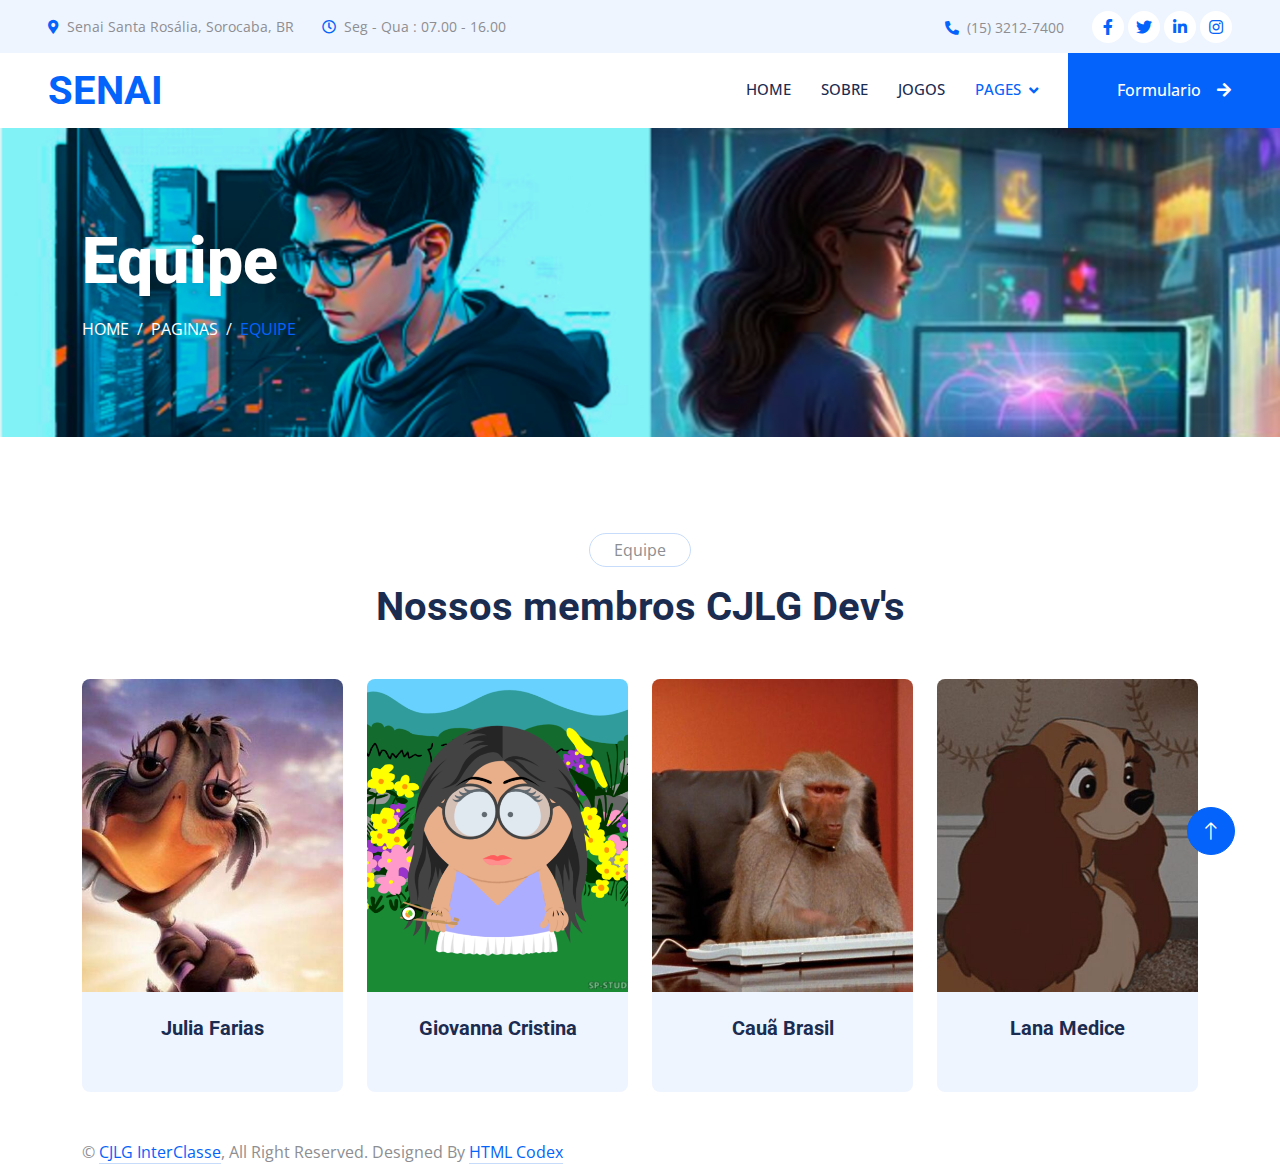
<file: team.html>
<!DOCTYPE html>
<html lang="en">

<head>
    <meta charset="utf-8">
    <title>CJLG - InterClasse SENAI</title>
    <meta content="width=device-width, initial-scale=1.0" name="viewport">
    <meta content="" name="keywords">
    <meta content="" name="description">

    <!-- Favicon -->
    <link href="img/favicon.ico" rel="icon">

    <!-- Google Web Fonts -->
    <link rel="preconnect" href="https://fonts.googleapis.com">
    <link rel="preconnect" href="https://fonts.gstatic.com" crossorigin>
    <link href="https://fonts.googleapis.com/css2?family=Open+Sans:wght@400;500&family=Roboto:wght@500;700;900&display=swap" rel="stylesheet"> 

    <!-- Icon Font Stylesheet -->
    <link href="https://cdnjs.cloudflare.com/ajax/libs/font-awesome/5.10.0/css/all.min.css" rel="stylesheet">
    <link href="https://cdn.jsdelivr.net/npm/bootstrap-icons@1.4.1/font/bootstrap-icons.css" rel="stylesheet">

    <!-- Libraries Stylesheet -->
    <link href="lib/animate/animate.min.css" rel="stylesheet">
    <link href="lib/owlcarousel/assets/owl.carousel.min.css" rel="stylesheet">
    <link href="lib/tempusdominus/css/tempusdominus-bootstrap-4.min.css" rel="stylesheet" />

    <!-- Customized Bootstrap Stylesheet -->
    <link href="css/bootstrap.min.css" rel="stylesheet">

    <!-- Template Stylesheet -->
    <link href="css/style.css" rel="stylesheet">
</head>

<body>
    <!-- Spinner Start -->
    <div id="spinner" class="show bg-white position-fixed translate-middle w-100 vh-100 top-50 start-50 d-flex align-items-center justify-content-center">
        <div class="spinner-grow text-primary" style="width: 3rem; height: 3rem;" role="status">
            <span class="sr-only">Loading...</span>
        </div>
    </div>
    <!-- Spinner End -->


    <!-- Topbar Start -->
    <div class="container-fluid bg-light p-0 wow fadeIn" data-wow-delay="0.1s">
        <div class="row gx-0 d-none d-lg-flex">
            <div class="col-lg-7 px-5 text-start">
                <div class="h-100 d-inline-flex align-items-center py-3 me-4">
                    <small class="fa fa-map-marker-alt text-primary me-2"></small>
                    <small>Senai Santa Rosália, Sorocaba, BR</small>
                </div>
                <div class="h-100 d-inline-flex align-items-center py-3">
                    <small class="far fa-clock text-primary me-2"></small>
                    <small>Seg - Qua : 07.00 - 16.00</small>
                </div>
            </div>
            <div class="col-lg-5 px-5 text-end">
                <div class="h-100 d-inline-flex align-items-center py-3 me-4">
                    <small class="fa fa-phone-alt text-primary me-2"></small>
                    <small>(15) 3212-7400</small>
                </div>
                <div class="h-100 d-inline-flex align-items-center">
                    <a class="btn btn-sm-square rounded-circle bg-white text-primary me-1" href=""><i class="fab fa-facebook-f"></i></a>
                    <a class="btn btn-sm-square rounded-circle bg-white text-primary me-1" href=""><i class="fab fa-twitter"></i></a>
                    <a class="btn btn-sm-square rounded-circle bg-white text-primary me-1" href=""><i class="fab fa-linkedin-in"></i></a>
                    <a class="btn btn-sm-square rounded-circle bg-white text-primary me-0" href=""><i class="fab fa-instagram"></i></a>
                </div>
            </div>
        </div>
    </div>
    <!-- Topbar End -->


       <!-- Navbar Start -->
       <nav class="navbar navbar-expand-lg bg-white navbar-light sticky-top p-0 wow fadeIn" data-wow-delay="0.1s">
        <a href="index.html" class="navbar-brand d-flex align-items-center px-4 px-lg-5">
            <h1 class="m-0 text-primary"><i class=""></i>SENAI</h1>
        </a>
        <button type="button" class="navbar-toggler me-4" data-bs-toggle="collapse" data-bs-target="#navbarCollapse">
            <span class="navbar-toggler-icon"></span>
        </button>
        <div class="collapse navbar-collapse" id="navbarCollapse">
            <div class="navbar-nav ms-auto p-4 p-lg-0">
                <a href="index.html" class="nav-item nav-link">Home</a>
                <a href="about.html" class="nav-item nav-link">Sobre</a>
                <a href="service.html" class="nav-item nav-link">Jogos</a>
                <div class="nav-item dropdown">
                    <a href="#" class="nav-link dropdown-toggle active" data-bs-toggle="dropdown">Pages</a>
                    <div class="dropdown-menu rounded-0 rounded-bottom m-0">
                        <a href="testimonial.html" class="dropdown-item">Mentores</a>
                        <a href="team.html" class="dropdown-item">Equipe</a>
                        <a href="https://forms.gle/4u1Vo7NxVm8cZ3PC8" class="dropdown-item">Formulario</a>
                    </div>
                </div>
            </div>
            <a href="https://forms.gle/4u1Vo7NxVm8cZ3PC8" class="btn btn-primary rounded-0 py-4 px-lg-5 d-none d-lg-block">Formulario<i class="fa fa-arrow-right ms-3"></i></a>
        </div>
    </nav>
    <!-- Navbar End -->


    <!-- Page Header Start -->
    <div class="container-fluid page-header py-5 mb-5 wow fadeIn" data-wow-delay="0.1s">
        <div class="container py-5">
            <h1 class="display-3 text-white mb-3 animated slideInDown">Equipe</h1>
            <nav aria-label="breadcrumb animated slideInDown">
                <ol class="breadcrumb text-uppercase mb-0">
                    <li class="breadcrumb-item"><a class="text-white" href="#">Home</a></li>
                    <li class="breadcrumb-item"><a class="text-white" href="#">Paginas</a></li>
                    <li class="breadcrumb-item text-primary active" aria-current="page">Equipe</li>
                </ol>
            </nav>
        </div>
    </div>
    <!-- Page Header End -->


    <!-- Team Start -->
    <div class="container-xxl py-5">
        <div class="container">
            <div class="text-center mx-auto mb-5 wow fadeInUp" data-wow-delay="0.1s" style="max-width: 600px;">
                <p class="d-inline-block border rounded-pill py-1 px-4">Equipe</p>
                <h1>Nossos membros CJLG Dev's</h1>
            </div>
            <div class="row g-4">
                <div class="col-lg-3 col-md-6 wow fadeInUp" data-wow-delay="0.1s">
                    <div class="team-item position-relative rounded overflow-hidden">
                        <div class="overflow-hidden">
                            <img class="img-fluid" src="img/team-1.jpg" alt="">
                        </div>
                        <div class="team-text bg-light text-center p-4">
                            <h5>Julia Farias</h5>
                            <p class="text-primary"></p>
                            <div class="team-social text-center">
                                <a class="btn btn-square" href="https://github.com/dMedice"><i class="fab fa-github"></i></a>
                                <a class="btn btn-square" href="https://www.linkedin.com/in/lana-de-medice-4a113b26b?utm_source=share&utm_campaign=share_via&utm_content=profile&utm_medium=android_app"><i class="fab fa-linkedin-in"></i></a>
                            </div>
                        </div>
                    </div>
                </div>
                <div class="col-lg-3 col-md-6 wow fadeInUp" data-wow-delay="0.3s">
                    <div class="team-item position-relative rounded overflow-hidden">
                        <div class="overflow-hidden">
                            <img class="img-fluid" src="img/team-2.jpg" alt="">
                        </div>
                        <div class="team-text bg-light text-center p-4">
                            <h5>Giovanna Cristina</h5>
                            <p class="text-primary"></p>
                            <div class="team-social text-center">
                                <a class="btn btn-square" href="https://github.com/giovannnacruz"><i class="fab fa-github"></i></a>
                                <a class="btn btn-square" href="https://www.linkedin.com/in/giovanna-cristina-da-cruz-19268426a/"><i class="fab fa-linkedin-in"></i></a>
                            </div>
                        </div>
                    </div>
                </div>
                <div class="col-lg-3 col-md-6 wow fadeInUp" data-wow-delay="0.5s">
                    <div class="team-item position-relative rounded overflow-hidden">
                        <div class="overflow-hidden">
                            <img class="img-fluid" src="img/team-3.jpg" alt="">
                        </div>
                        <div class="team-text bg-light text-center p-4">
                            <h5>Cauã Brasil</h5>
                            <p class="text-primary"></p>
                            <div class="team-social text-center">
                                <a class="btn btn-square" href="https://github.com/dMedice"><i class="fab fa-github"></i></a>
                                <a class="btn btn-square" href="https://www.linkedin.com/in/lana-de-medice-4a113b26b?utm_source=share&utm_campaign=share_via&utm_content=profile&utm_medium=android_app"><i class="fab fa-linkedin-in"></i></a>
                            </div>
                        </div>
                    </div>
                </div>
                <div class="col-lg-3 col-md-6 wow fadeInUp" data-wow-delay="0.7s">
                    <div class="team-item position-relative rounded overflow-hidden">
                        <div class="overflow-hidden">
                            <img class="img-fluid" src="img/team-4.jpg" alt="">
                        </div>
                        <div class="team-text bg-light text-center p-4">
                            <h5>Lana Medice</h5>
                            <p class="text-primary"></p>
                            <div class="team-social text-center">
                                <a class="btn btn-square" href="https://github.com/dMedice"><i class="fab fa-github"></i></a>
                                <a class="btn btn-square" href="https://www.linkedin.com/in/lana-de-medice-4a113b26b?utm_source=share&utm_campaign=share_via&utm_content=profile&utm_medium=android_app"><i class="fab fa-linkedin-in"></i></a>
                            </div>
                        </div>
                    </div>
                </div>
                </div>
                </div>
            </div>
        </div>
    </div>
    <!-- Team End -->
        

    <!-- Footer Start -->
    
        </div>
        <div class="container">
            <div class="copyright">
                <div class="row">
                    <div class="col-md-6 text-center text-md-start mb-3 mb-md-0">
                        &copy; <a class="border-bottom" href="#">CJLG InterClasse</a>, All Right Reserved.
                        Designed By <a class="border-bottom" href="https://htmlcodex.com">HTML Codex</a>
                    </div>
                </div>
            </div>
        </div>
    </div>
    <!-- Footer End -->


    <!-- Back to Top -->
    <a href="#" class="btn btn-lg btn-primary btn-lg-square rounded-circle back-to-top"><i class="bi bi-arrow-up"></i></a>


    <!-- JavaScript Libraries -->
    <script src="https://code.jquery.com/jquery-3.4.1.min.js"></script>
    <script src="https://cdn.jsdelivr.net/npm/bootstrap@5.0.0/dist/js/bootstrap.bundle.min.js"></script>
    <script src="lib/wow/wow.min.js"></script>
    <script src="lib/easing/easing.min.js"></script>
    <script src="lib/waypoints/waypoints.min.js"></script>
    <script src="lib/counterup/counterup.min.js"></script>
    <script src="lib/owlcarousel/owl.carousel.min.js"></script>
    <script src="lib/tempusdominus/js/moment.min.js"></script>
    <script src="lib/tempusdominus/js/moment-timezone.min.js"></script>
    <script src="lib/tempusdominus/js/tempusdominus-bootstrap-4.min.js"></script>

    <!-- Template Javascript -->
    <script src="js/main.js"></script>
</body>

</html>
</file>
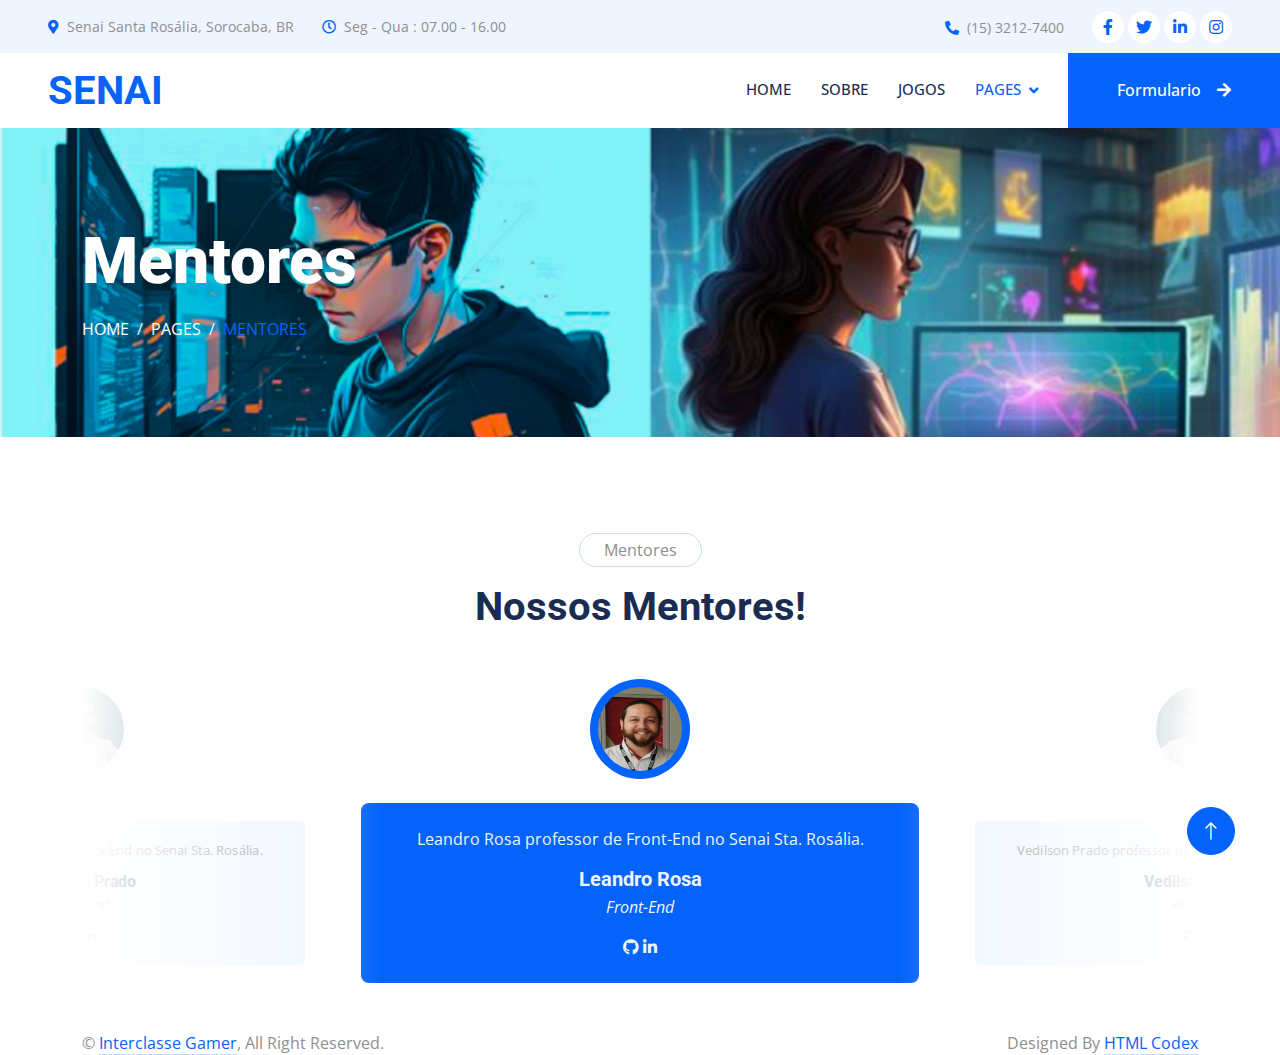
<file: testimonial.html>
<!DOCTYPE html>
<html lang="en">

<head>
    <meta charset="utf-8">
    <title>Mentores Senai</title>
    <meta content="width=device-width, initial-scale=1.0" name="viewport">
    <meta content="" name="keywords">
    <meta content="" name="description">

    <!-- Favicon -->
    <link href="img/favicon.ico" rel="icon">

    <!-- Google Web Fonts -->
    <link rel="preconnect" href="https://fonts.googleapis.com">
    <link rel="preconnect" href="https://fonts.gstatic.com" crossorigin>
    <link href="https://fonts.googleapis.com/css2?family=Open+Sans:wght@400;500&family=Roboto:wght@500;700;900&display=swap" rel="stylesheet"> 

    <!-- Icon Font Stylesheet -->
    <link href="https://cdnjs.cloudflare.com/ajax/libs/font-awesome/5.10.0/css/all.min.css" rel="stylesheet">
    <link href="https://cdn.jsdelivr.net/npm/bootstrap-icons@1.4.1/font/bootstrap-icons.css" rel="stylesheet">

    <!-- Libraries Stylesheet -->
    <link href="lib/animate/animate.min.css" rel="stylesheet">
    <link href="lib/owlcarousel/assets/owl.carousel.min.css" rel="stylesheet">
    <link href="lib/tempusdominus/css/tempusdominus-bootstrap-4.min.css" rel="stylesheet" />

    <!-- Customized Bootstrap Stylesheet -->
    <link href="css/bootstrap.min.css" rel="stylesheet">

    <!-- Template Stylesheet -->
    <link href="css/style.css" rel="stylesheet">
</head>

<body>
    <!-- Spinner Start -->
    <div id="spinner" class="show bg-white position-fixed translate-middle w-100 vh-100 top-50 start-50 d-flex align-items-center justify-content-center">
        <div class="spinner-grow text-primary" style="width: 3rem; height: 3rem;" role="status">
            <span class="sr-only"></span>
        </div>
    </div>
    <!-- Spinner End -->


    <!-- Topbar Start -->
    <div class="container-fluid bg-light p-0 wow fadeIn" data-wow-delay="0.1s">
        <div class="row gx-0 d-none d-lg-flex">
            <div class="col-lg-7 px-5 text-start">
                <div class="h-100 d-inline-flex align-items-center py-3 me-4">
                    <small class="fa fa-map-marker-alt text-primary me-2"></small>
                    <small>Senai Santa Rosália, Sorocaba, BR</small>
                </div>
                <div class="h-100 d-inline-flex align-items-center py-3">
                    <small class="far fa-clock text-primary me-2"></small>
                    <small>Seg - Qua : 07.00 - 16.00</small>
                </div>
            </div>
            <div class="col-lg-5 px-5 text-end">
                <div class="h-100 d-inline-flex align-items-center py-3 me-4">
                    <small class="fa fa-phone-alt text-primary me-2"></small>
                    <small>(15) 3212-7400</small>
                </div>
                <div class="h-100 d-inline-flex align-items-center">
                    <a class="btn btn-sm-square rounded-circle bg-white text-primary me-1" href=""><i class="fab fa-facebook-f"></i></a>
                    <a class="btn btn-sm-square rounded-circle bg-white text-primary me-1" href=""><i class="fab fa-twitter"></i></a>
                    <a class="btn btn-sm-square rounded-circle bg-white text-primary me-1" href=""><i class="fab fa-linkedin-in"></i></a>
                    <a class="btn btn-sm-square rounded-circle bg-white text-primary me-0" href=""><i class="fab fa-instagram"></i></a>
                </div>
            </div>
        </div>
    </div>
    <!-- Topbar End -->


    <!-- Navbar Start -->
    <nav class="navbar navbar-expand-lg bg-white navbar-light sticky-top p-0 wow fadeIn" data-wow-delay="0.1s">
        <a href="index.html" class="navbar-brand d-flex align-items-center px-4 px-lg-5">
            <h1 class="m-0 text-primary"><i class=""></i>SENAI</h1>
        </a>
        <button type="button" class="navbar-toggler me-4" data-bs-toggle="collapse" data-bs-target="#navbarCollapse">
            <span class="navbar-toggler-icon"></span>
        </button>
        <div class="collapse navbar-collapse" id="navbarCollapse">
            <div class="navbar-nav ms-auto p-4 p-lg-0">
                <a href="index.html" class="nav-item nav-link">Home</a>
                <a href="about.html" class="nav-item nav-link">Sobre</a>
                <a href="service.html" class="nav-item nav-link">Jogos</a>
                <div class="nav-item dropdown">
                    <a href="#" class="nav-link dropdown-toggle active" data-bs-toggle="dropdown">Pages</a>
                    <div class="dropdown-menu rounded-0 rounded-bottom m-0">
                        <a href="testimonial.html" class="dropdown-item">Mentores</a>
                        <a href="team.html" class="dropdown-item">Equipe</a>
                        <a href="https://forms.gle/4u1Vo7NxVm8cZ3PC8" class="dropdown-item">Formulario</a>
                    </div>
                </div>
            </div>
            <a href="https://forms.gle/4u1Vo7NxVm8cZ3PC8" class="btn btn-primary rounded-0 py-4 px-lg-5 d-none d-lg-block">Formulario<i class="fa fa-arrow-right ms-3"></i></a>
        </div>
    </nav>
    <!-- Navbar End -->


    <!-- Page Header Start -->
    <div class="container-fluid page-header py-5 mb-5 wow fadeIn" data-wow-delay="0.1s">
        <div class="container py-5">
            <h1 class="display-3 text-white mb-3 animated slideInDown">Mentores</h1>
            <nav aria-label="breadcrumb animated slideInDown">
                <ol class="breadcrumb text-uppercase mb-0">
                    <li class="breadcrumb-item"><a class="text-white" href="#">Home</a></li>
                    <li class="breadcrumb-item"><a class="text-white" href="#">Pages</a></li>
                    <li class="breadcrumb-item text-primary active" aria-current="page">Mentores</li>
                </ol>
            </nav>
        </div>
    </div>
    <!-- Page Header End -->


    <!-- Testimonial Start -->
    <div class="container-xxl py-5">
        <div class="container">
            <div class="text-center mx-auto mb-5 wow fadeInUp" data-wow-delay="0.1s" style="max-width: 600px;">
                <p class="d-inline-block border rounded-pill py-1 px-4">Mentores</p>
                <h1>Nossos Mentores!</h1>
            </div>
            <div class="owl-carousel testimonial-carousel wow fadeInUp" data-wow-delay="0.1s">
                <div class="testimonial-item text-center">
                    <img class="img-fluid bg-light rounded-circle p-2 mx-auto mb-4" src="img/testimonial-1.jpg" style="width: 100px; height: 100px;">

                    <div class="testimonial-text rounded text-center p-4">
                        
                        <p>Leandro Rosa professor de Front-End no Senai Sta. Rosália.</p>
                        <h5 class="mb-1">Leandro Rosa</h5>
                        <span class="fst-italic">Front-End</span>
                        <p></p>
                        
                        <a href="https://github.com/Leandromeda"><i class="fab fa-github"></i></a>

                        <a href="https://www.linkedin.com/in/leandro-gr/"><i class="fab fa-linkedin-in"></i></a>
                    
                    </div>
                </div>
                <div class="testimonial-item text-center">
                    <img class="img-fluid bg-light rounded-circle p-2 mx-auto mb-4" src="img/vedi.jfif" style="width: 100px; height: 100px;">
                    
                    <div class="testimonial-text rounded text-center p-4">

                        <p>Vedilson Prado professor de Back-End no Senai Sta. Rosália.</p>
                        <h5 class="mb-1">Vedilson Prado</h5>
                        <span class="fst-italic">Back-End</span> 
                        <p></p>

                        <a href="https://github.com/vedilson"><i class="fab fa-github"></i></a>
                        <a class href="https://www.linkedin.com/in/vedilson/"><i class="fab fa-linkedin-in"></i></a>
                    </div>

                </div>
                </div>
            </div>
        </div>
    </div>
    <!-- Testimonial End -->
        
        <div class="container">
            <div class="copyright">
                <div class="row">
                    <div class="col-md-6 text-center text-md-start mb-3 mb-md-0">
                        &copy; <a class="border-bottom" href="#">Interclasse Gamer</a>, All Right Reserved.
                    </div>
                    <div class="col-md-6 text-center text-md-end">
                        <!--/*** This template is free as long as you keep the footer author’s credit link/attribution link/backlink. If you'd like to use the template without the footer author’s credit link/attribution link/backlink, you can purchase the Credit Removal License from "https://htmlcodex.com/credit-removal". Thank you for your support. ***/-->
                        Designed By <a class="border-bottom" href="https://htmlcodex.com">HTML Codex</a>
                    </div>
                </div>
            </div>
        </div>
    </div>
    <!-- Footer End -->


    <!-- Back to Top -->
    <a href="#" class="btn btn-lg btn-primary btn-lg-square rounded-circle back-to-top"><i class="bi bi-arrow-up"></i></a>


    <!-- JavaScript Libraries -->
    <script src="https://code.jquery.com/jquery-3.4.1.min.js"></script>
    <script src="https://cdn.jsdelivr.net/npm/bootstrap@5.0.0/dist/js/bootstrap.bundle.min.js"></script>
    <script src="lib/wow/wow.min.js"></script>
    <script src="lib/easing/easing.min.js"></script>
    <script src="lib/waypoints/waypoints.min.js"></script>
    <script src="lib/counterup/counterup.min.js"></script>
    <script src="lib/owlcarousel/owl.carousel.min.js"></script>
    <script src="lib/tempusdominus/js/moment.min.js"></script>
    <script src="lib/tempusdominus/js/moment-timezone.min.js"></script>
    <script src="lib/tempusdominus/js/tempusdominus-bootstrap-4.min.js"></script>

    <!-- Template Javascript -->
    <script src="js/main.js"></script>
</body>

</html>
</file>
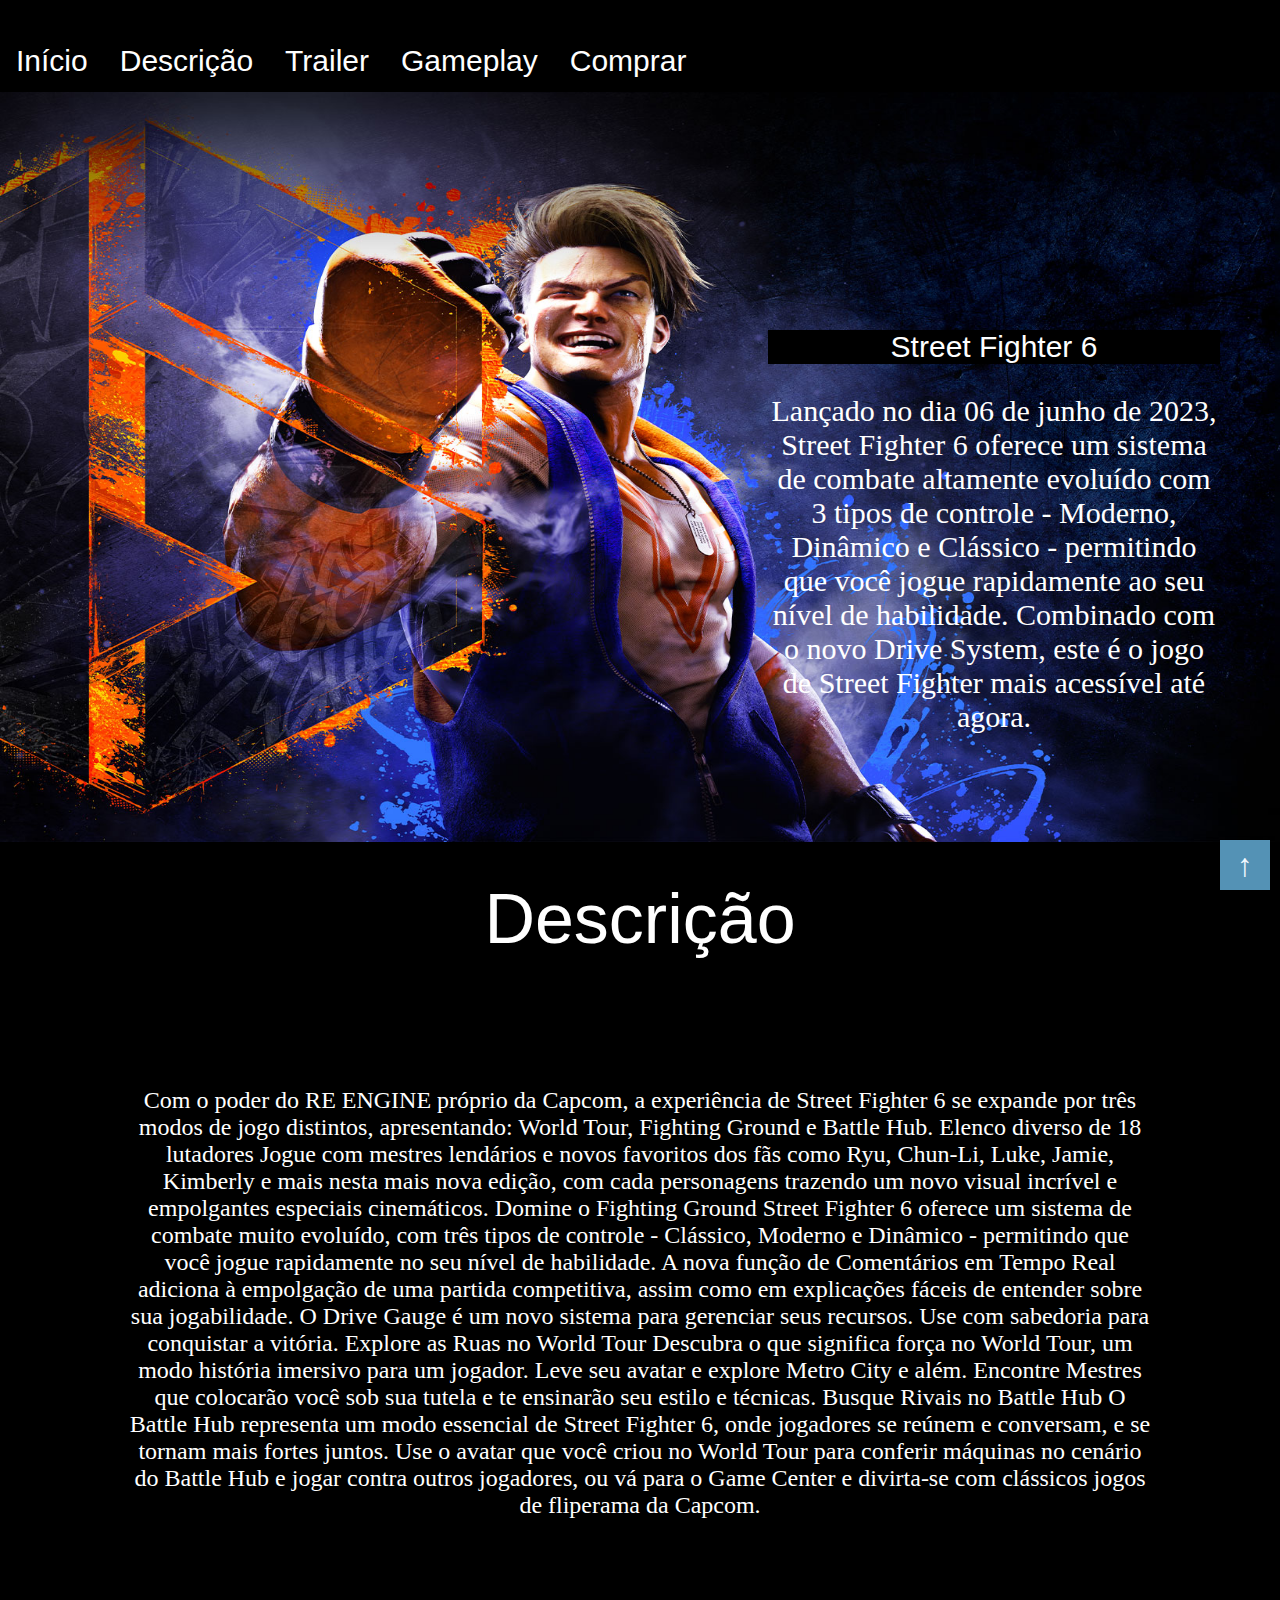
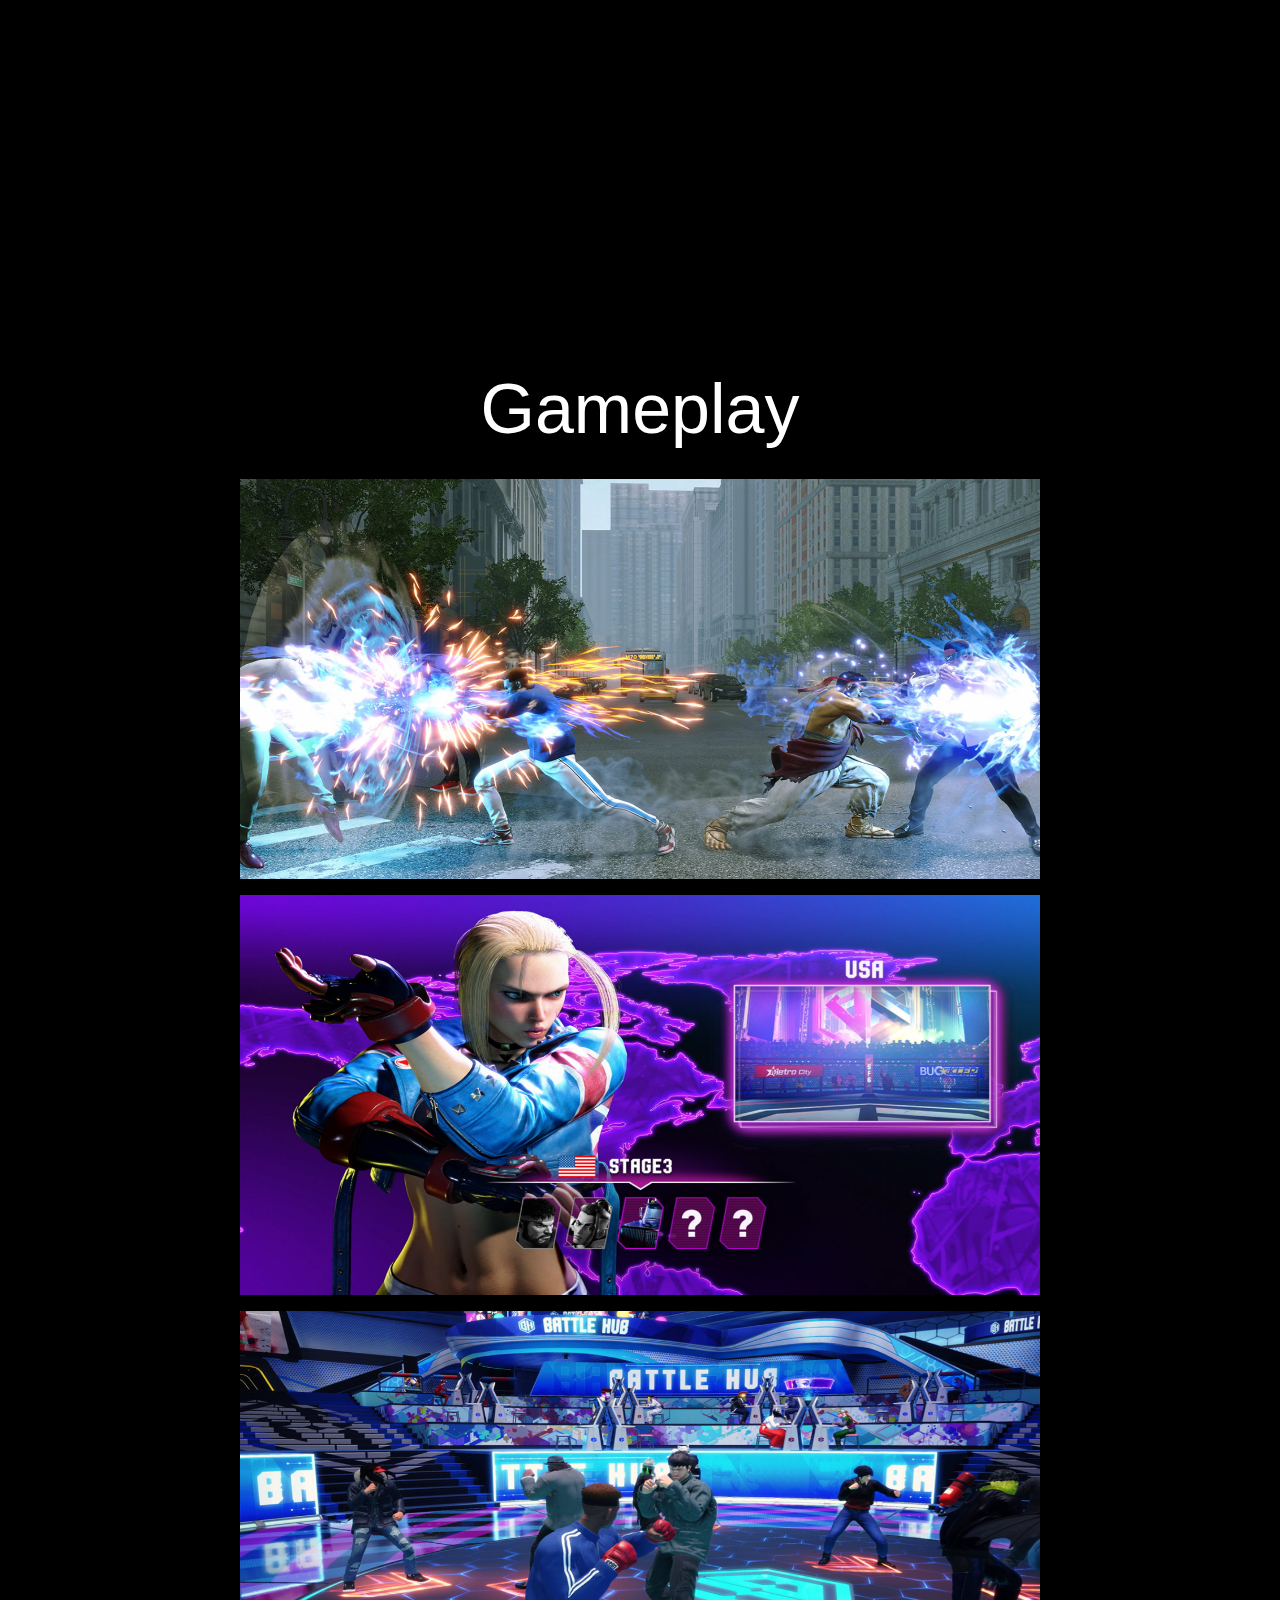
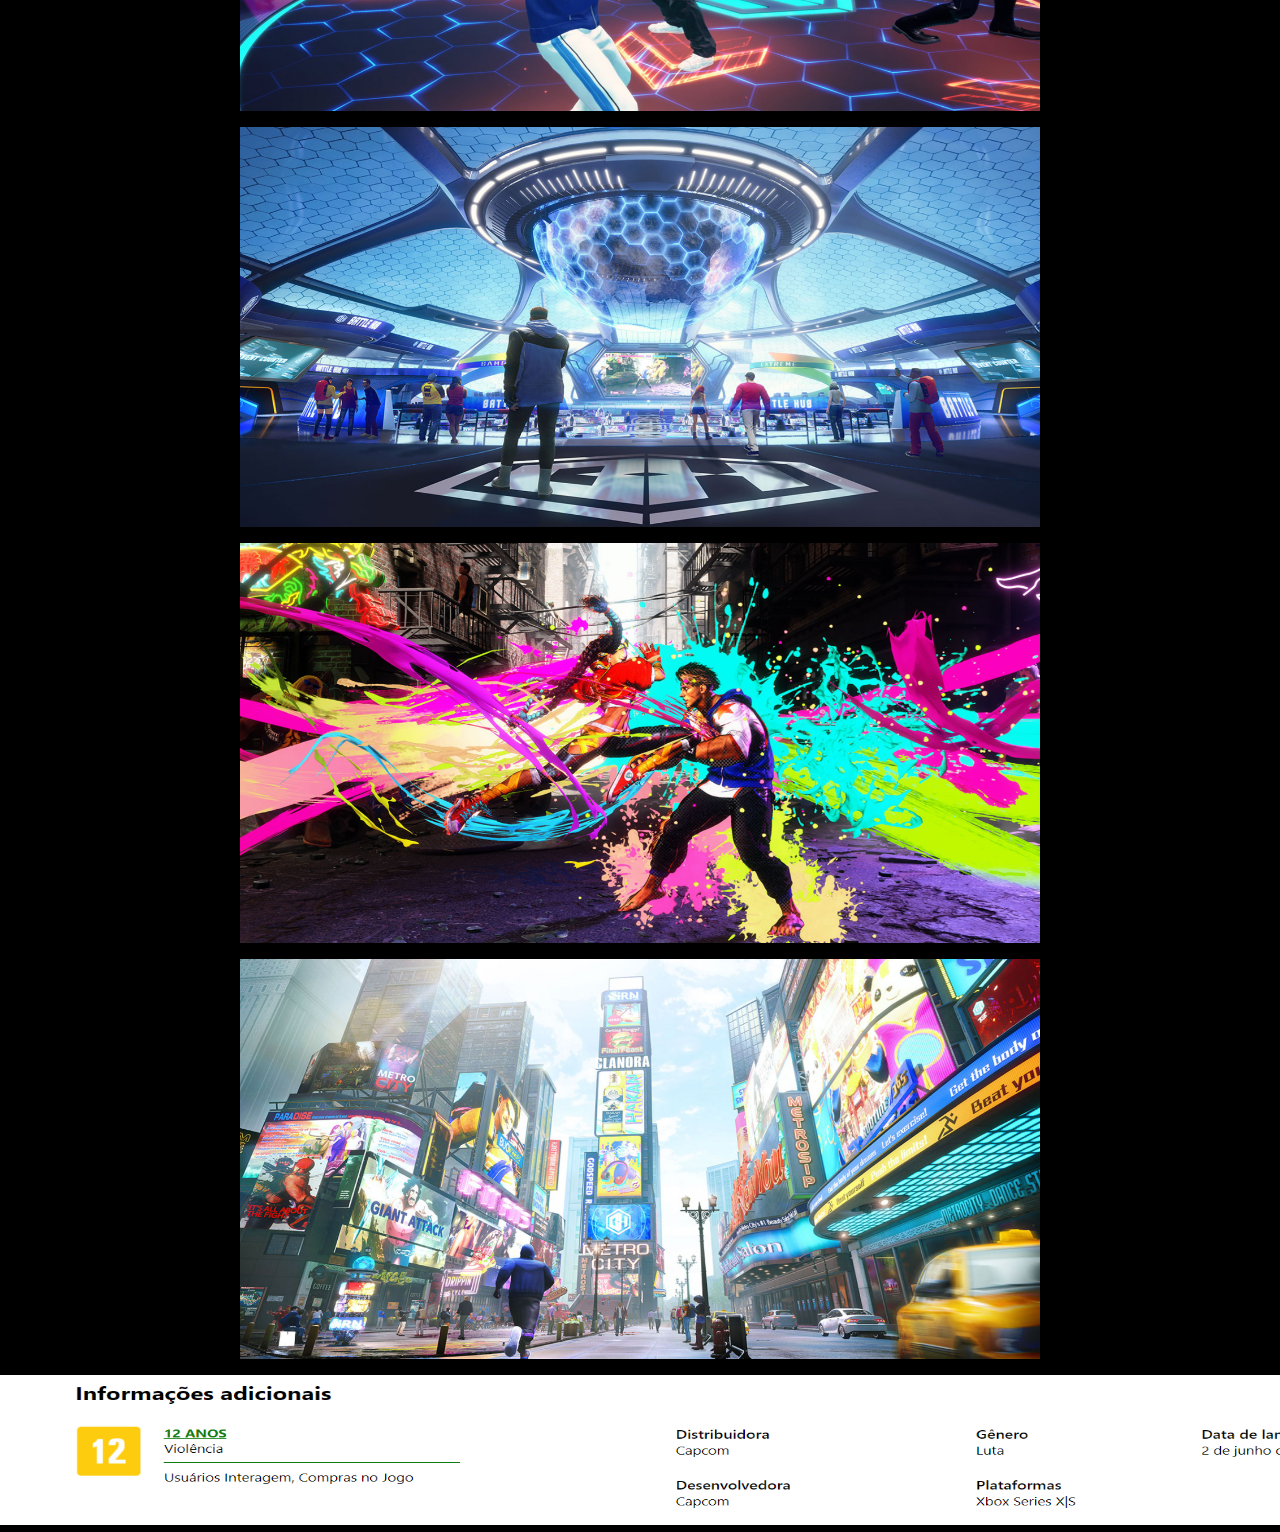
<file: Sites/Jogo Street Fighter/Jogo Street Fighter/desktop.html>
<!DOCTYPE html>
<html lang="en">
<head>
    <meta charset="UTF-8">
    <meta name="viewport" content="width=device-width, initial-scale=1.0">
    <link rel="stylesheet" href="Estilos.css">
    <title>Street Fighter 6</title>
</head>
<body>

    <!--Barra de navegação-->
    <div class="ul">
        <li><a class="active" href="#home">Início</a></li>
        <li><a href="#descrição">Descrição</a></li>
        <li><a href="#trailer">Trailer</a></li>
        <li><a href="#gameplay">Gameplay</a></li>
        <li><a href="https://www.xbox.com/pt-BR/games/store/street-fighter-6/9NM79B7N9JM6">Comprar</a></li>
    </div>
    
    <!--Botão de volta ao topo-->
    <section></section>
    <a href="#" class="btn"></a>

    <!--Imagem-->
    <section id="home"><div>
    <P><img src="./img/Fundo.jpg" width="1500" height="750"></P>
    <div class="toptxt">
      <p>Street Fighter 6</p>
      Lançado no dia 06 de junho de 2023, Street Fighter 6 oferece um sistema de combate altamente evoluído com 3 tipos de controle - Moderno, Dinâmico e Clássico - permitindo que você jogue rapidamente ao seu nível de habilidade. Combinado com o novo Drive System, este é o jogo de Street Fighter mais acessível até agora.</div>
    </div></section>


    <!--Descrição-->
    <section id="descrição">
        <div class="div1">
            Descrição
        </div>

    <div class="div2">
        Com o poder do RE ENGINE próprio da Capcom, a experiência de Street Fighter 6 se expande por três modos de jogo distintos, apresentando: World Tour, Fighting Ground e Battle Hub. Elenco diverso de 18 lutadores Jogue com mestres lendários e novos favoritos dos fãs como Ryu, Chun-Li, Luke, Jamie, Kimberly e mais nesta mais nova edição, com cada personagens trazendo um novo visual incrível e empolgantes especiais cinemáticos. Domine o Fighting Ground Street Fighter 6 oferece um sistema de combate muito evoluído, com três tipos de controle - Clássico, Moderno e Dinâmico - permitindo que você jogue rapidamente no seu nível de habilidade. A nova função de Comentários em Tempo Real adiciona à empolgação de uma partida competitiva, assim como em explicações fáceis de entender sobre sua jogabilidade. O Drive Gauge é um novo sistema para gerenciar seus recursos. Use com sabedoria para conquistar a vitória. Explore as Ruas no World Tour Descubra o que significa força no World Tour, um modo história imersivo para um jogador. Leve seu avatar e explore Metro City e além. Encontre Mestres que colocarão você sob sua tutela e te ensinarão seu estilo e técnicas. Busque Rivais no Battle Hub O Battle Hub representa um modo essencial de Street Fighter 6, onde jogadores se reúnem e conversam, e se tornam mais fortes juntos. Use o avatar que você criou no World Tour para conferir máquinas no cenário do Battle Hub e jogar contra outros jogadores, ou vá para o Game Center e divirta-se com clássicos jogos de fliperama da Capcom. 
    </div>
    </section>

    <!--Trailer-->
    <section id="trailer">  
        <iframe width="560" height="315" src="https://www.youtube.com/embed/qqW4ENjH-pg?si=KFtI4snRnlQ6XLzg" title="YouTube video player" frameborder="0" allow="accelerometer; autoplay; clipboard-write; encrypted-media; gyroscope; picture-in-picture; web-share" referrerpolicy="strict-origin-when-cross-origin" allowfullscreen></iframe>
    </section>


    <!--Gameplay-->
    <section id="gameplay">
      <div class="div1">
       Gameplay
       <p></p>
        <img src="./img/img1.png" width="800" height="400">
        <img src="./img/img2.png" width="800" height="400">
        <img src="./img/img3.png" width="800" height="400">
        <img src="./img/img4.png" width="800" height="400">
        <img src="./img/img5.png" width="800" height="400">
        <img src="./img/img6.png" width="800" height="400">
      </div>
    </section>

    
    <!--Imgem do rodapé-->
    <img src="./img/Rodape.png" width="1500" height="150">
    
</body>
</html>
</file>
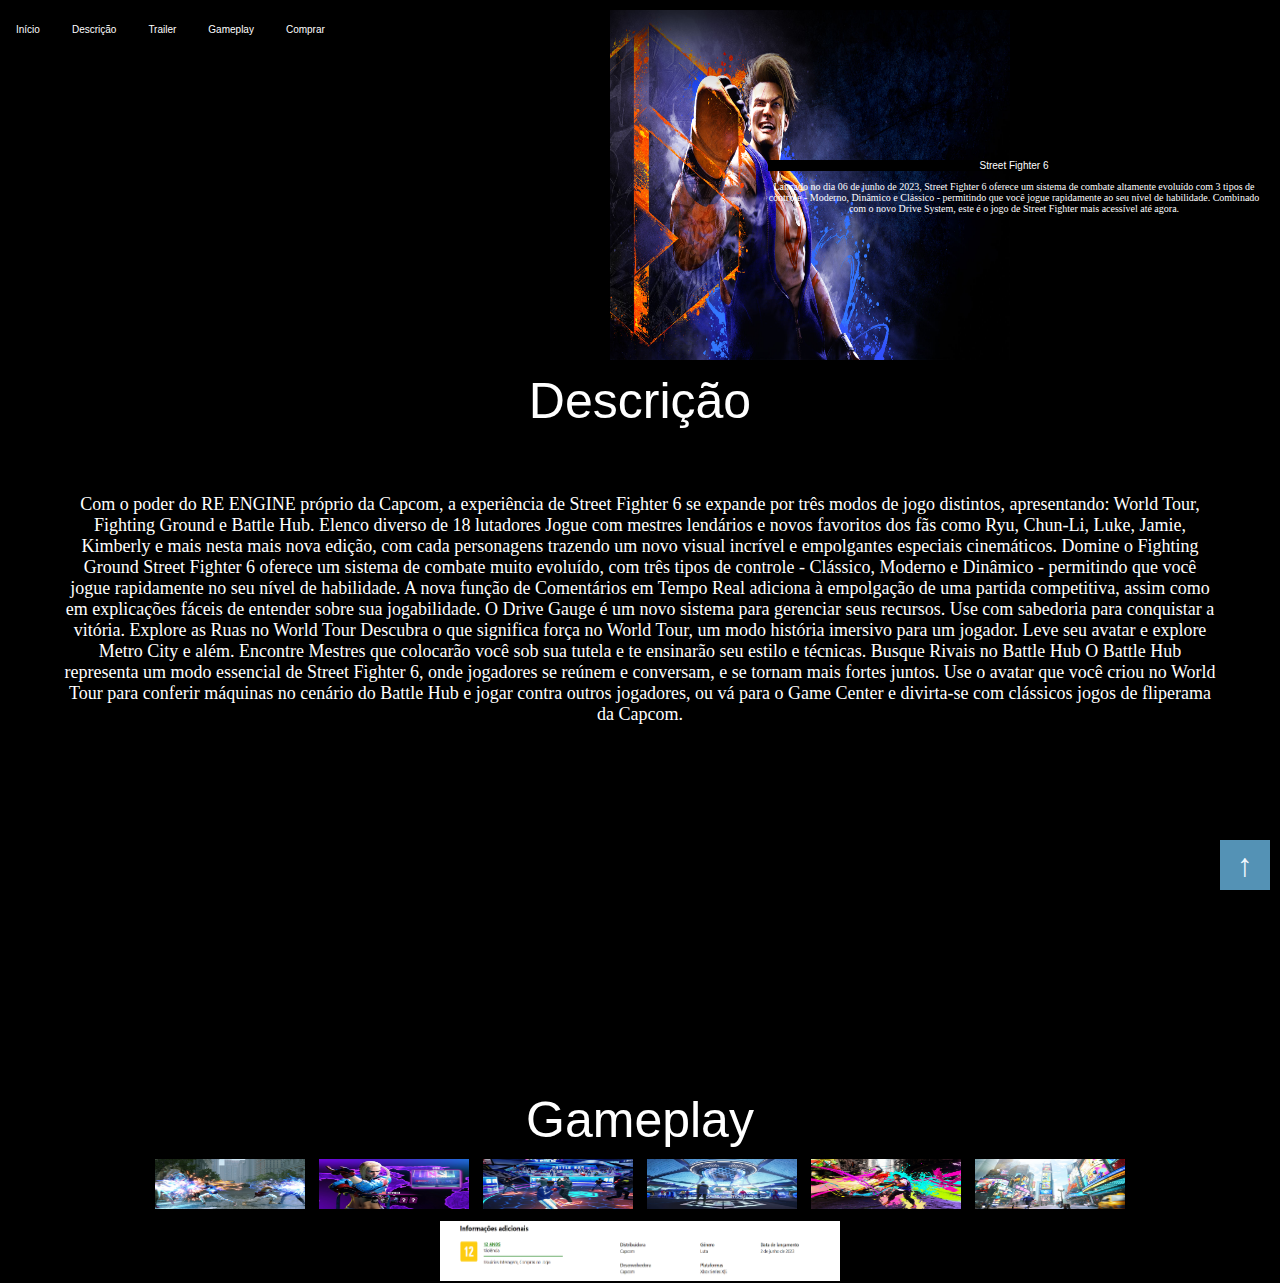
<file: Sites/Jogo Street Fighter/Jogo Street Fighter/mobile.html>
<!DOCTYPE html>
<html lang="en">
<head>
    <meta charset="UTF-8">
    <meta name="viewport" content="width=device-width, initial-scale=1.0">
    <link rel="stylesheet" href="Estilos_Mobile.css">
    <title>Street Fighter 6</title>
</head>
<body>

    <!--Barra de navegação-->
    <div class="ul">
        <li><a class="active" href="#home">Início</a></li>
        <li><a href="#descrição">Descrição</a></li>
        <li><a href="#trailer">Trailer</a></li>
        <li><a href="#gameplay">Gameplay</a></li>
        <li><a href="https://www.xbox.com/pt-BR/games/store/street-fighter-6/9NM79B7N9JM6">Comprar</a></li>
    </div>
    
    <!--Botão de volta ao topo-->
    <section></section>
    <a href="#" class="btn"></a>

    <!--Imagem-->
    <section id="home"><div>
    <P><img src="./img/Fundo.jpg" width="400" height="350"></P>
    <div class="toptxt">
      <p>Street Fighter 6</p>
      Lançado no dia 06 de junho de 2023, Street Fighter 6 oferece um sistema de combate altamente evoluído com 3 tipos de controle - Moderno, Dinâmico e Clássico - permitindo que você jogue rapidamente ao seu nível de habilidade. Combinado com o novo Drive System, este é o jogo de Street Fighter mais acessível até agora.</div>
    </div></section>


    <!--Descrição-->
    <section id="descrição">
        <div class="div1">
            Descrição
        </div>

    <div class="div2">
        Com o poder do RE ENGINE próprio da Capcom, a experiência de Street Fighter 6 se expande por três modos de jogo distintos, apresentando: World Tour, Fighting Ground e Battle Hub. Elenco diverso de 18 lutadores Jogue com mestres lendários e novos favoritos dos fãs como Ryu, Chun-Li, Luke, Jamie, Kimberly e mais nesta mais nova edição, com cada personagens trazendo um novo visual incrível e empolgantes especiais cinemáticos. Domine o Fighting Ground Street Fighter 6 oferece um sistema de combate muito evoluído, com três tipos de controle - Clássico, Moderno e Dinâmico - permitindo que você jogue rapidamente no seu nível de habilidade. A nova função de Comentários em Tempo Real adiciona à empolgação de uma partida competitiva, assim como em explicações fáceis de entender sobre sua jogabilidade. O Drive Gauge é um novo sistema para gerenciar seus recursos. Use com sabedoria para conquistar a vitória. Explore as Ruas no World Tour Descubra o que significa força no World Tour, um modo história imersivo para um jogador. Leve seu avatar e explore Metro City e além. Encontre Mestres que colocarão você sob sua tutela e te ensinarão seu estilo e técnicas. Busque Rivais no Battle Hub O Battle Hub representa um modo essencial de Street Fighter 6, onde jogadores se reúnem e conversam, e se tornam mais fortes juntos. Use o avatar que você criou no World Tour para conferir máquinas no cenário do Battle Hub e jogar contra outros jogadores, ou vá para o Game Center e divirta-se com clássicos jogos de fliperama da Capcom. 
    </div>
    </section>

    <!--Trailer-->
    <section id="trailer">  
        <iframe width="300" height="300" src="https://www.youtube.com/embed/qqW4ENjH-pg?si=KFtI4snRnlQ6XLzg" title="YouTube video player" frameborder="0" allow="accelerometer; autoplay; clipboard-write; encrypted-media; gyroscope; picture-in-picture; web-share" referrerpolicy="strict-origin-when-cross-origin" allowfullscreen></iframe>
    </section>


    <!--Gameplay-->
    <section id="gameplay">
      <div class="div1">
       Gameplay
       <p></p>
        <img src="./img/img1.png" width="150" height="50">
        <img src="./img/img2.png" width="150" height="50">
        <img src="./img/img3.png" width="150" height="50">
        <img src="./img/img4.png" width="150" height="50">
        <img src="./img/img5.png" width="150" height="50">
        <img src="./img/img6.png" width="150" height="50">
      </div>
    </section>

    
    <!--Imgem do rodapé-->
    <img src="./img/Rodape.png" width="400" height="60">
    
</body>
</html>
</file>
<file: css/style.css>
/********** Template CSS **********/
:root {
    --primary: #0463FA;
    --light: #EFF5FF;
    --dark: #1B2C51;
}

.fw-medium {
    font-weight: 500 !important;
}

.fw-bold {
    font-weight: 700 !important;
}

.fw-black {
    font-weight: 900 !important;
}

.back-to-top {
    position: fixed;
    display: none;
    right: 45px;
    bottom: 45px;
    z-index: 99;
}


/*** Spinner ***/
#spinner {
    opacity: 0;
    visibility: hidden;
    transition: opacity .5s ease-out, visibility 0s linear .5s;
    z-index: 99999;
}

#spinner.show {
    transition: opacity .5s ease-out, visibility 0s linear 0s;
    visibility: visible;
    opacity: 1;
}


/*** Button ***/
.btn {
    font-weight: 500;
    transition: .5s;
}

.btn.btn-primary,
.btn.btn-secondary {
    color: #FFFFFF;
}

.btn-square {
    width: 38px;
    height: 38px;
}

.btn-sm-square {
    width: 32px;
    height: 32px;
}

.btn-lg-square {
    width: 48px;
    height: 48px;
}

.btn-square,
.btn-sm-square,
.btn-lg-square {
    padding: 0;
    display: flex;
    align-items: center;
    justify-content: center;
    font-weight: normal;
}


/*** Navbar ***/
.navbar .dropdown-toggle::after {
    border: none;
    content: "\f107";
    font-family: "Font Awesome 5 Free";
    font-weight: 900;
    vertical-align: middle;
    margin-left: 8px;
}

.navbar .navbar-nav .nav-link {
    margin-right: 30px;
    padding: 25px 0;
    color: #FFFFFF;
    font-size: 15px;
    font-weight: 500;
    text-transform: uppercase;
    outline: none;
}

.navbar .navbar-nav .nav-link:hover,
.navbar .navbar-nav .nav-link.active {
    color: var(--primary);
}

@media (max-width: 991.98px) {
    .navbar .navbar-nav .nav-link  {
        margin-right: 0;
        padding: 10px 0;
    }

    .navbar .navbar-nav {
        border-top: 1px solid #EEEEEE;
    }
}

.navbar .navbar-brand,
.navbar a.btn {
    height: 75px;
}

.navbar .navbar-nav .nav-link {
    color: var(--dark);
    font-weight: 500;
}

.navbar.sticky-top {
    top: -100px;
    transition: .5s;
}

@media (min-width: 992px) {
    .navbar .nav-item .dropdown-menu {
        display: block;
        border: none;
        margin-top: 0;
        top: 150%;
        opacity: 0;
        visibility: hidden;
        transition: .5s;
    }

    .navbar .nav-item:hover .dropdown-menu {
        top: 100%;
        visibility: visible;
        transition: .5s;
        opacity: 1;
    }
}


/*** Header ***/
.header-carousel .owl-carousel-text {
    position: absolute;
    width: 100%;
    height: 100%;
    padding: 3rem;
    top: 0;
    left: 0;
    display: flex;
    align-items: center;
    justify-content: center;
    text-shadow: 0 0 30px rgba(0, 0, 0, .1);
}

.header-carousel .owl-nav {
    position: absolute;
    width: 200px;
    height: 45px;
    bottom: 30px;
    left: 50%;
    transform: translateX(-50%);
    display: flex;
    justify-content: space-between;
}

.header-carousel .owl-nav .owl-prev,
.header-carousel .owl-nav .owl-next {
    width: 45px;
    height: 45px;
    display: flex;
    align-items: center;
    justify-content: center;
    color: #FFFFFF;
    background: transparent;
    border: 1px solid #FFFFFF;
    border-radius: 45px;
    font-size: 22px;
    transition: .5s;
}

.header-carousel .owl-nav .owl-prev:hover,
.header-carousel .owl-nav .owl-next:hover {
    background: var(--primary);
    border-color: var(--primary);
}

.header-carousel .owl-dots {
    position: absolute;
    height: 45px;
    bottom: 30px;
    left: 50%;
    transform: translateX(-50%);
    display: flex;
    align-items: center;
    justify-content: center;
}

.header-carousel .owl-dot {
    position: relative;
    display: inline-block;
    margin: 0 5px;
    width: 15px;
    height: 15px;
    background: transparent;
    border: 1px solid #FFFFFF;
    border-radius: 15px;
    transition: .5s;
}

.header-carousel .owl-dot::after {
    position: absolute;
    content: "";
    width: 5px;
    height: 5px;
    top: 4px;
    left: 4px;
    background: #FFFFFF;
    border-radius: 5px;
}

.header-carousel .owl-dot.active {
    background: var(--primary);
    border-color: var(--primary);
}

.page-header {
    background: url(../img/header-page.jpg) top center no-repeat;
    background-size: cover;
    text-shadow: 0 0 30px rgba(0, 0, 0, .1);
}

.breadcrumb-item + .breadcrumb-item::before {
    color: var(--light);
}


/*** Service ***/
.service-item {
    transition: .5s;
}

.service-item:hover {
    margin-top: -10px;
    box-shadow: 0 .5rem 1.5rem rgba(0, 0, 0, .08);
}

.service-item .btn {
    width: 40px;
    height: 40px;
    display: inline-flex;
    align-items: center;
    background: #FFFFFF;
    border-radius: 40px;
    white-space: nowrap;
    overflow: hidden;
    transition: .5s;
}

.service-item:hover .btn {
    width: 140px;
}


/*** Feature ***/
@media (min-width: 992px) {
    .container.feature {
        max-width: 100% !important;
    }

    .feature-text  {
        padding-left: calc(((100% - 960px) / 2) + .75rem);
    }
}

@media (min-width: 1200px) {
    .feature-text  {
        padding-left: calc(((100% - 1140px) / 2) + .75rem);
    }
}

@media (min-width: 1400px) {
    .feature-text  {
        padding-left: calc(((100% - 1320px) / 2) + .75rem);
    }
}


/*** Team ***/
.team-item img {
    position: relative;
    top: 0;
    transition: .5s;
}

.team-item:hover img {
    top: -30px;
}

.team-item .team-text {
    position: relative;
    height: 100px;
    transition: .5s;
}

.team-item:hover .team-text {
    margin-top: -60px;
    height: 160px;
}

.team-item .team-text .team-social {
    opacity: 0;
    transition: .5s;
}

.team-item:hover .team-text .team-social {
    opacity: 1;
}

.team-item .team-social .btn {
    display: inline-flex;
    color: var(--primary);
    background: #FFFFFF;
    border-radius: 40px;
}

.team-item .team-social .btn:hover {
    color: #FFFFFF;
    background: var(--primary);
}


/*** Appointment ***/
.bootstrap-datetimepicker-widget.bottom {
    top: auto !important;
}

.bootstrap-datetimepicker-widget .table * {
    border-bottom-width: 0px;
}

.bootstrap-datetimepicker-widget .table th {
    font-weight: 500;
}

.bootstrap-datetimepicker-widget.dropdown-menu {
    padding: 10px;
    border-radius: 2px;
}

.bootstrap-datetimepicker-widget table td.active,
.bootstrap-datetimepicker-widget table td.active:hover {
    background: var(--primary);
}

.bootstrap-datetimepicker-widget table td.today::before {
    border-bottom-color: var(--primary);
}


/*** Testimonial ***/
.testimonial-carousel::before {
    position: absolute;
    content: "";
    top: 0;
    left: 0;
    height: 100%;
    width: 0;
    background: linear-gradient(to right, rgba(255, 255, 255, 1) 0%, rgba(255, 255, 255, 0) 100%);
    z-index: 1;
}

.testimonial-carousel::after {
    position: absolute;
    content: "";
    top: 0;
    right: 0;
    height: 100%;
    width: 0;
    background: linear-gradient(to left, rgba(255, 255, 255, 1) 0%, rgba(255, 255, 255, 0) 100%);
    z-index: 1;
}

@media (min-width: 768px) {
    .testimonial-carousel::before,
    .testimonial-carousel::after {
        width: 200px;
    }
}

@media (min-width: 992px) {
    .testimonial-carousel::before,
    .testimonial-carousel::after {
        width: 300px;
    }
}

.testimonial-carousel .owl-item .testimonial-text {
    background: var(--light);
    transform: scale(.8);
    transition: .5s;
}

.testimonial-carousel .owl-item.center .testimonial-text {
    background: var(--primary);
    transform: scale(1);
}

.testimonial-carousel .owl-item .testimonial-text *,
.testimonial-carousel .owl-item .testimonial-item img {
    transition: .5s;
}

.testimonial-carousel .owl-item.center .testimonial-text * {
    color: var(--light) !important;
}

.testimonial-carousel .owl-item.center .testimonial-item img {
    background: var(--primary) !important;
} 

.testimonial-carousel .owl-nav {
    position: absolute;
    width: 350px;
    top: 15px;
    left: 50%;
    transform: translateX(-50%);
    display: flex;
    justify-content: space-between;
    opacity: 0;
    transition: .5s;
    z-index: 1;
}

.testimonial-carousel:hover .owl-nav {
    width: 300px;
    opacity: 1;
}

.testimonial-carousel .owl-nav .owl-prev,
.testimonial-carousel .owl-nav .owl-next {
    position: relative;
    color: var(--primary);
    font-size: 45px;
    transition: .5s;
}

.testimonial-carousel .owl-nav .owl-prev:hover,
.testimonial-carousel .owl-nav .owl-next:hover {
    color: var(--dark);
}


/*** Footer ***/
.footer .btn.btn-social {
    margin-right: 5px;
    width: 35px;
    height: 35px;
    display: flex;
    align-items: center;
    justify-content: center;
    color: var(--light);
    border: 1px solid #FFFFFF;
    transition: .3s;
}

.footer .btn.btn-social:hover {
    color: var(--primary);
}

.footer .btn.btn-link {
    display: block;
    margin-bottom: 5px;
    padding: 0;
    text-align: left;
    color: #FFFFFF;
    font-size: 15px;
    font-weight: normal;
    text-transform: capitalize;
    transition: .3s;
}

.footer .btn.btn-link::before {
    position: relative;
    content: "\f105";
    font-family: "Font Awesome 5 Free";
    font-weight: 900;
    margin-right: 10px;
}

.footer .btn.btn-link:hover {
    color: var(--primary);
    letter-spacing: 1px;
    box-shadow: none;
}

.footer .copyright {
    padding: 25px 0;
    font-size: 15px;
    border-top: 1px solid rgba(256, 256, 256, .1);
}

.footer .copyright a {
    color: var(--light);
}

.footer .copyright a:hover {
    color: var(--primary);
}
</file>
<file: Sites/ea sport fc/css/style.css>
body {
  font-family: "Poppins", sans-serif;
  color: #040000;
  background-color: #63f74f;
}

.layout_padding {
  padding-top: 120px;
  padding-bottom: 120px;
}

.layout_padding2 {
  padding: 45px 0;
}

.layout_padding2-top {
  padding-top: 45px;
}

.layout_padding2-bottom {
  padding-bottom: 45px;
}

.layout_padding-top {
  padding-top: 120px;
}

.layout_padding-bottom {
  padding-bottom: 120px;
}

.heading_container {
  display: -webkit-box;
  display: -ms-flexbox;
  display: flex;
  -webkit-box-orient: vertical;
  -webkit-box-direction: normal;
      -ms-flex-direction: column;
          flex-direction: column;
  -webkit-box-align: start;
      -ms-flex-align: start;
          align-items: flex-start;
}

.heading_container h2 {
  font-weight: bold;
  display: -webkit-box;
  display: -ms-flexbox;
  display: flex;
  -webkit-box-align: center;
      -ms-flex-align: center;
          align-items: center;
  text-transform: uppercase;
  color: #010201;
}

/*header section*/
.hero_area {
  height: 100vh;
  background-image: url(../images/banner.jpg);
  background-repeat: no-repeat;
  background-size: cover;
  position: relative;
}

.hero_area::before {
  content: "";
  position: absolute;
  top: 0;
  left: 0;
  width: 100%;
  height: 100%;
  background: -webkit-gradient(linear, left top, left bottom, from(transparent), color-stop(transparent), to(#63f74f));
  background: linear-gradient(to bottom, transparent, transparent, #63f74f);
}

.sub_page .hero_area {
  height: auto;
}

.sub_page .class_section .owl-carousel .owl-nav {
  top: 55%;
}

.header_section {
  background-color: #ffffff;
  position: relative;
  -webkit-clip-path: polygon(50% 0%, 100% 0, 100% 100%, 28.5% 100%, 26.5% 86%, 0 84%, 0 0);
          clip-path: polygon(50% 0%, 100% 0, 100% 100%, 28.5% 100%, 26.5% 86%, 0 84%, 0 0);
}

.header_section::before {
  content: "";
  position: absolute;
  top: 0;
  right: 0;
  width: 62%;
  height: 45px;
  background: #080203;
  z-index: 1;
  -webkit-clip-path: polygon(50% 0%, 100% 0, 100% 100%, 8% 100%, 0 0);
          clip-path: polygon(50% 0%, 100% 0, 100% 100%, 8% 100%, 0 0);
}

.header_section .nav_container {
  margin: 0 auto;
}

.menu_width {
  width: 100%;
}

a,
a:hover,
a:focus {
  text-decoration: none;
}

a:hover,
a:focus {
  color: initial;
}

.btn,
.btn:focus {
  outline: none !important;
  -webkit-box-shadow: none;
          box-shadow: none;
}

.header_nav {
  display: -webkit-box;
  display: -ms-flexbox;
  display: flex;
  -webkit-box-pack: justify;
      -ms-flex-pack: justify;
          justify-content: space-between;
}

.main_nav {
  position: relative;
  z-index: 9;
}

.main_nav .top_nav ul {
  display: -webkit-box;
  display: -ms-flexbox;
  display: flex;
  margin: 0;
}

.main_nav .top_nav ul li {
  list-style-type: none;
}

.main_nav .top_nav ul li a {
  display: inline-block;
  color: #f9f2f2;
  margin: 10px 0 10px 35px;
}

.main_nav .top_nav ul li a img {
  max-width: 25px;
  max-height: 25px;
  margin-right: 15px;
}

.custom_nav-container.navbar-expand-lg .navbar-nav .nav-item .nav-link {
  padding: 10px 20px;
  color: #212121;
  text-align: center;
  text-transform: uppercase;
}

a,
a:hover,
a:focus {
  text-decoration: none;
}

a:hover,
a:focus {
  color: initial;
}

.btn,
.btn:focus {
  outline: none !important;
  -webkit-box-shadow: none;
          box-shadow: none;
}

.custom_nav-container .nav_search-btn {
  background-image: url(../images/search-icon.png);
  background-size: 22px;
  background-repeat: no-repeat;
  background-position-y: 7px;
  width: 35px;
  height: 35px;
  padding: 0;
  border: none;
}

.navbar-brand {
  display: -webkit-box;
  display: -ms-flexbox;
  display: flex;
  -webkit-box-align: center;
      -ms-flex-align: center;
          align-items: center;
}

.navbar-brand img {
  width: 125px;
  margin-right: 5px;
}

.navbar-brand.brand_mobile {
  display: none;
}

.custom_nav-container {
  z-index: 99999;
}

.custom_nav-container .navbar-toggler {
  outline: none;
}

.custom_nav-container .navbar-toggler .navbar-toggler-icon {
  background-image: url(../images/menu.png);
  background-size: 55px;
}

/*end header section*/
/* slider section */
.slider_section {
  height: calc(100% - 80px);
  display: -webkit-box;
  display: -ms-flexbox;
  display: flex;
  -webkit-box-pack: center;
      -ms-flex-pack: center;
          justify-content: center;
  -webkit-box-align: center;
      -ms-flex-align: center;
          align-items: center;
}

.slider_section #carouselExampleIndicators {
  width: 100%;
}

.slider_section .row .col-md-10 {
  display: -webkit-box;
  display: -ms-flexbox;
  display: flex;
}

.slider_section .slider_heading {
  -webkit-transform: rotate(270.5deg) scaleX(-1);
          transform: rotate(270.5deg) scaleX(-1);
  position: absolute;
  left: -150px;
  top: -25px;
}

.slider_section .slider_heading h2 {
  display: -webkit-box;
  display: -ms-flexbox;
  display: flex;
  font-size: 10rem;
  text-transform: uppercase;
  text-orientation: upright;
  font-weight: bold;
  color: #efeded;
}

.slider_section .slider_heading h2 span {
  color: #63f74f;
}

.slider_section .detail-box h1 {
  font-size: 3rem;
  font-weight: bold;
  text-transform: uppercase;
  color: #ffffff;
}

.slider_section .detail-box hr {
  margin: 0 auto;
  border: none;
  width: 1.5px;
  height: 65px;
  background-color: #ffffff;
}

.slider_section .detail-box .btn-box {
  display: -webkit-box;
  display: -ms-flexbox;
  display: flex;
  -webkit-box-pack: center;
      -ms-flex-pack: center;
          justify-content: center;
  margin-top: 35px;
}

.slider_section .detail-box .btn-box .btn-1 {
  display: inline-block;
  padding: 10px 35px;
  background-color: #000000;
  border: 1px solid transparent;
  border-radius: 35px;
  color: #ffffff;
}

.slider_section .detail-box .btn-box .btn-1:hover {
  background-color: #ffffff;
  color: #000000;
}

.slider_section #carouselExampleIndicators {
  display: -webkit-box;
  display: -ms-flexbox;
  display: flex;
  -webkit-box-orient: vertical;
  -webkit-box-direction: normal;
      -ms-flex-direction: column;
          flex-direction: column;
  -webkit-box-align: start;
      -ms-flex-align: start;
          align-items: flex-start;
}

.slider_section #carouselExampleIndicators .box {
  display: -webkit-box;
  display: -ms-flexbox;
  display: flex;
  -webkit-box-pack: start;
      -ms-flex-pack: start;
          justify-content: flex-start;
}

.slider_section .carousel-indicators {
  position: unset;
  margin: 0 70px 45px 70px;
}

.slider_section .carousel-indicators li {
  text-indent: unset;
  border: none;
  background-color: transparent;
  color: #131010;
  font-weight: bold;
  font-size: 2rem;
  opacity: 1;
  display: none;
}

.slider_section .carousel-indicators li.active {
  display: inline-block;
}

.slider_section .carousel-control-prev,
.slider_section .carousel-control-next {
  position: absolute;
  top: 45%;
  left: initial;
  right: 25px;
  width: 55px;
  height: 55px;
  border: none;
  opacity: 1;
  background-repeat: no-repeat;
  background-size: 8px;
  background-position: center;
  background-color: #63f74f;
  border-radius: 100%;
}

.slider_section .carousel-control-prev:hover,
.slider_section .carousel-control-next:hover {
  background-color: #f6f1f1;
}

.slider_section .carousel-control-prev {
  background-image: url(../images/prev.png);
  -webkit-transform: translateY(57%);
          transform: translateY(57%);
}

.slider_section .carousel-control-prev:hover {
  background-image: url(../images/prev-grey.png);
}

.slider_section .carousel-control-next {
  background-image: url(../images/next.png);
  -webkit-transform: translateY(-57%);
          transform: translateY(-57%);
}

.slider_section .carousel-control-next:hover {
  background-image: url(../images/next-grey.png);
}

.slider_section .number_box {
  width: 50px;
  position: absolute;
  left: 25px;
  top: 50%;
  display: -webkit-box;
  display: -ms-flexbox;
  display: flex;
  -webkit-box-orient: vertical;
  -webkit-box-direction: normal;
      -ms-flex-direction: column;
          flex-direction: column;
  -webkit-box-align: center;
      -ms-flex-align: center;
          align-items: center;
  color: #63f74f;
  -webkit-transform: translateY(-50%);
          transform: translateY(-50%);
}

.slider_section .number_box hr {
  border: none;
  width: 1px;
  height: 200px;
  background-color: #63f74f;
  margin: 2rem 0;
}

/* end slider section */
.about_section {
  color: #100606;
}

.about_section .heading_container h2 {
  color: #ffffff;
}

.about_section .about_container {
  padding: 45px;
  background-image: url(../images/about-bg.jpg);
  background-size: cover;
}

.about_section .about_container .detail-box {
  display: -webkit-box;
  display: -ms-flexbox;
  display: flex;
  -webkit-box-orient: vertical;
  -webkit-box-direction: normal;
      -ms-flex-direction: column;
          flex-direction: column;
}

.about_section .about_container .detail-box p {
  margin-top: 25px;
}

.about_section .about_container .detail-box hr {
  margin: 0 auto;
  border: none;
  width: 1.5px;
  height: 125px;
  background-color: #ffffff;
}

.about_section .about_container .detail-box a {
  display: inline-block;
  padding: 8px 35px;
  background-color: #000000;
  border: 1px solid transparent;
  border-radius: 35px;
  color: #ffffff;
  margin: 35px auto 0 auto;
  -webkit-box-shadow: 0 0 35px 0 rgba(99, 247, 79, 0.7);
          box-shadow: 0 0 35px 0 rgba(99, 247, 79, 0.7);
}

.about_section .about_container .detail-box a:hover {
  background-color: #ffffff;
  color: #000000;
}

.class_section {
  color: #ffffff;
  position: relative;
}

.class_section .row > div {
  position: unset;
}

.class_section .class_box-container {
  display: -webkit-box;
  display: -ms-flexbox;
  display: flex;
  -ms-flex-wrap: wrap;
      flex-wrap: wrap;
  margin-top: 45px;
  -webkit-box-pack: center;
      -ms-flex-pack: center;
          justify-content: center;
}

.class_section .class_box-container .box {
  position: relative;
}

.class_section .class_box-container .box .img-box {
  position: relative;
  padding-left: 75px;
  background-color: #000000;
}

.class_section .class_box-container .box .img-box img {
  width: 100%;
}

.class_section .class_box-container .box .img-box .detail-box {
  display: -webkit-box;
  display: -ms-flexbox;
  display: flex;
  -webkit-box-align: end;
      -ms-flex-align: end;
          align-items: flex-end;
  width: 100%;
  height: 100%;
  padding: 55px 0;
  border-radius: 10px;
  position: absolute;
  top: 0;
  left: 0;
}

.class_section .class_box-container .box .img-box .detail-box button {
  background-color: #292929;
  border: none;
  width: 55px;
  height: 55px;
  margin: 0 10px;
  border-radius: 100%;
  display: -webkit-box;
  display: -ms-flexbox;
  display: flex;
  -webkit-box-pack: center;
      -ms-flex-pack: center;
          justify-content: center;
  -webkit-box-align: center;
      -ms-flex-align: center;
          align-items: center;
}

.class_section .class_box-container .box .img-box .detail-box button img {
  width: 20px;
  margin-left: 5px;
}

.class_section .class_box-container .box .img-box .detail-box h2 {
  margin: 0;
  text-transform: uppercase;
  color: #ffffff;
  font-weight: bold;
  line-height: 55px;
  margin-left: 15px;
}

.class_section .class_box-container .box .btn-box {
  display: -webkit-box;
  display: -ms-flexbox;
  display: flex;
  margin-top: 30px;
}

.class_section .class_box-container .box .btn-box a {
  display: inline-block;
  padding: 10px 45px;
  background-color: #000000;
  border: 1px solid transparent;
  border-radius: 30px;
  color: #ffffff;
}

.class_section .class_box-container .box .btn-box a:hover {
  background-color: #ffffff;
  color: #000000;
}

.class_section .owl-carousel {
  position: unset;
}

.class_section .owl-carousel .owl-nav {
  display: -webkit-box;
  display: -ms-flexbox;
  display: flex;
  -webkit-box-orient: vertical;
  -webkit-box-direction: reverse;
      -ms-flex-direction: column-reverse;
          flex-direction: column-reverse;
  -webkit-box-align: center;
      -ms-flex-align: center;
          align-items: center;
  padding: 0 10px;
  margin-top: 55px;
  position: absolute;
  top: 50%;
  right: 45px;
  -webkit-transform: translateY(-100%);
          transform: translateY(-100%);
}

.class_section .owl-carousel .owl-nav .owl-prev,
.class_section .owl-carousel .owl-nav .owl-next {
  background-color: #000000;
  opacity: 1;
  background-repeat: no-repeat;
  background-position: center;
  background-size: 12px;
  border-radius: 100%;
  outline: none;
  margin: 2px 0;
}

.class_section .owl-carousel .owl-nav .owl-prev:hover,
.class_section .owl-carousel .owl-nav .owl-next:hover {
  background-color: #ffffff;
}

.class_section .owl-carousel .owl-nav .owl-prev {
  width: 75px;
  height: 75px;
  background-image: url(../images/prev.png);
}

.class_section .owl-carousel .owl-nav .owl-prev:hover {
  background-image: url(../images/prev-grey.png);
}

.class_section .owl-carousel .owl-nav .owl-next {
  width: 50px;
  height: 50px;
  background-image: url(../images/next.png);
}

.class_section .owl-carousel .owl-nav .owl-next:hover {
  background-image: url(../images/next-grey.png);
}

.blog_section {
  color: #ffffff;
  overflow-x: hidden;
}

.blog_section .box {
  margin: 45px 0;
  background-color: #252525;
}

.blog_section .box .img-box {
  position: relative;
}

.blog_section .box .img-box img {
  width: 100%;
}

.blog_section .box .detail-box {
  position: relative;
  padding-top: 75px;
  padding-bottom: 35px;
}

.blog_section .box .detail-box .img_date {
  position: absolute;
  left: 0;
  top: 0;
  width: 75px;
  height: 75px;
  border-radius: 100%;
  text-align: center;
  background-color: #63f74f;
  color: #ffffff;
  display: -webkit-box;
  display: -ms-flexbox;
  display: flex;
  -webkit-box-pack: center;
      -ms-flex-pack: center;
          justify-content: center;
  -webkit-box-align: center;
      -ms-flex-align: center;
          align-items: center;
  -webkit-transform: translateY(-50%);
          transform: translateY(-50%);
}

.blog_section .box .detail-box .img_date h6 {
  margin: 0;
}

.blog_section .box .detail-box h3 {
  font-weight: bold;
}

.blog_section .box .detail-box a {
  display: inline-block;
  padding: 8px 25px;
  background-color: #000000;
  border: 1px solid transparent;
  border-radius: 35px;
  color: #ffffff;
  margin-top: 35px;
}

.blog_section .box .detail-box a:hover {
  background-color: #ffffff;
  color: #000000;
}

.blog_section .box.b1 .detail-box {
  padding-right: 35px;
}

.blog_section .box.b2 .detail-box {
  padding-left: 35px;
}

.blog_section .box.b2 .detail-box .img_date {
  left: 35px;
}

.client_section {
  color: #ffffff;
}

.client_section .heading_container {
  -webkit-box-align: center;
      -ms-flex-align: center;
          align-items: center;
  text-align: center;
  margin-bottom: 45px;
}

.client_section .box {
  display: -webkit-box;
  display: -ms-flexbox;
  display: flex;
  -webkit-box-orient: vertical;
  -webkit-box-direction: normal;
      -ms-flex-direction: column;
          flex-direction: column;
  -webkit-box-align: center;
      -ms-flex-align: center;
          align-items: center;
  margin: 0 10px;
}

.client_section .box .img-box {
  width: 125px;
  border-radius: 100%;
  margin-bottom: -62px;
  position: relative;
  z-index: 2;
}

.client_section .box .img-box img {
  width: 100%;
}

.client_section .box .detail-box {
  display: -webkit-box;
  display: -ms-flexbox;
  display: flex;
  -webkit-box-orient: vertical;
  -webkit-box-direction: normal;
      -ms-flex-direction: column;
          flex-direction: column;
  -webkit-box-align: center;
      -ms-flex-align: center;
          align-items: center;
  padding: 95px 25px 45px 25px;
  background-color: #050304;
}

.client_section .box .detail-box h4 {
  font-weight: bold;
}

.client_section .box .detail-box p {
  margin-top: 25px;
}

.client_section .box .detail-box img {
  width: 35px;
  margin-top: 25px;
}

.client_section .owl-carousel .owl-nav {
  display: -webkit-box;
  display: -ms-flexbox;
  display: flex;
  -webkit-box-pack: center;
      -ms-flex-pack: center;
          justify-content: center;
  padding: 0 10px;
  margin-top: 55px;
}

.client_section .owl-carousel .owl-nav .owl-prev,
.client_section .owl-carousel .owl-nav .owl-next {
  width: 55px;
  height: 50px;
  opacity: 1;
  background-repeat: no-repeat;
  background-position: center;
  background-size: 12px;
  border-radius: 10px;
  outline: none;
  margin: 0;
}

.client_section .owl-carousel .owl-nav .owl-prev {
  background-image: url(../images/prev-arrow.png);
  background-color: #000000;
  -webkit-transform: translateX(10px);
          transform: translateX(10px);
  background-position: 15px center;
}

.client_section .owl-carousel .owl-nav .owl-next {
  background-image: url(../images/next-arrow.png);
  background-color: #ffffff;
  -webkit-transform: translateX(-10px);
          transform: translateX(-10px);
}

.info_section .info_main-row {
  -webkit-box-align: end;
      -ms-flex-align: end;
          align-items: flex-end;
}

.info_section .contact_section {
  position: relative;
}

.info_section .contact_section h2 {
  font-weight: bold;
}

.info_section .contact_section form {
  margin-top: 45px;
  padding-right: 35px;
  margin-bottom: 45px;
}

.info_section .contact_section input {
  width: 100%;
  border: none;
  height: 50px;
  margin-bottom: 25px;
  padding-left: 25px;
  background-color: #000;
  outline: none;
  color: #ffffff;
  border-radius: 45px;
}

.info_section .contact_section input::-webkit-input-placeholder {
  color: #737272;
}

.info_section .contact_section input:-ms-input-placeholder {
  color: #737272;
}

.info_section .contact_section input::-ms-input-placeholder {
  color: #737272;
}

.info_section .contact_section input::placeholder {
  color: #737272;
}

.info_section .contact_section input.message-box {
  height: 135px;
  border-radius: 25px;
}

.info_section .contact_section button {
  border: none;
  display: inline-block;
  padding: 12px 55px;
  background-color: #ffffff;
  border: 1px solid transparent;
  border-radius: 35px;
  color: #000000;
  margin-top: 35px;
}

.info_section .contact_section button:hover {
  background-color: #000000;
  color: #ffffff;
}

.info_section .contact_section .map_container {
  height: 100%;
  min-height: 325px;
}

.info_section .contact_section .map_container .map-responsive {
  height: 100%;
}

.info_section .img-box img {
  width: 100%;
}

/* footer section*/
.footer_section {
  margin: 25px 0;
}

.footer_section .social_box {
  display: -webkit-box;
  display: -ms-flexbox;
  display: flex;
  -webkit-box-align: center;
      -ms-flex-align: center;
          align-items: center;
}

.footer_section .social_box a {
  margin-right: 15px;
}

.footer_section .social_box a img {
  max-width: 25px;
  max-height: 25px;
}

.footer_section p {
  margin: 0;
  margin-top: 25px;
  color: #1c1b1b;
}

.footer_section a {
  color: #1c1b1b;
}

/* end footer section*/
/*# sourceMappingURL=style.css.map */
div.a {
    text-align: center;
}
</file>
<file: Sites/ea sport fc/css/responsive.css>
@media (max-width: 1250px) {
    .header_section::before {
        width: 75%;
    }

    .header_section {
        clip-path: polygon(50% 0%, 100% 0, 100% 100%, 22% 100%, 20% 86%, 0 84%, 0 0);

    }

}

@media (max-width: 1120px) {}

@media (max-width: 992px) {
    .hero_area {
        height: auto;
    }

    .hero_area::before {

        background: linear-gradient(to bottom, transparent, #63f74f);

    }

    .navbar-brand.brand_mobile {
        display: flex;
    }

    .navbar-brand.brand_desktop {
        display: none;
    }

    .header_section .main_nav {
        flex: 1;
    }

    #navbarSupportedContent {
        margin-top: 15px;
    }

    .header_section {
        padding: 10px 0;
        clip-path: none;
    }

    .header_section::before,
    .main_nav .top_nav {
        display: none;
    }

    .slider_section {
        padding: 45px 0;
    }

    .slider_section .slider_heading {
        top: 75px;
    }

    .slider_section .slider_heading h2 {
        font-size: 7rem;
    }

    .class_section .owl-carousel .owl-nav {

        flex-direction: row;
        top: initial;
        bottom: -45px;
        right: 50%;
        transform: translateX(50%);

    }

    .class_section .owl-carousel .owl-nav .owl-prev,
    .class_section .owl-carousel .owl-nav .owl-next {
        margin: 2px 5px;
    }

    .class_section .class_container {
        margin-bottom: 75px;
    }

    .sub_page .class_section .owl-carousel .owl-nav {
        top: initial;
        bottom: 65px;
    }
}

@media (max-width: 767px) {
    .slider_section #carouselExampleIndicators {
        align-items: center;
    }

    .slider_section #carouselExampleIndicators .box {
        justify-content: center;
    }

    .slider_section .slider_heading {
        left: 0;
        opacity: .4;
    }



    .about_section .about_container {
        background-size: auto;
    }

    .class_section .class_box-container .box .img-box .detail-box button {
        width: 45px;
        height: 45px;

    }

    .class_section .class_box-container .box .img-box .detail-box button img {
        width: 15px;
        margin-left: 3px;
    }

    .blog_section .box .detail-box {
        margin-left: 25px;
    }

    .blog_section .box.b2 .detail-box {

        padding-left: 0;
        padding-right: 25px;

    }

    .blog_section .box.b2 .detail-box .img_date {
        left: 0;
    }

    .info_section .info_main-row {
        flex-direction: column-reverse;
    }

    .info_section .contact_section {
        margin-top: 45px;
    }

    .info_section .contact_section form {
        padding-right: 20px;
    }

    .footer_section .social_box {
        justify-content: center;
    }

    .footer_section .social_box a {
        margin: 0 10px;
    }

    .footer_section p {
        text-align: center;
    }

}

@media (max-width: 576px) {
    .slider_section .slider_heading {
        left: -70px;
    }

    .about_section .about_container {

        padding: 45px 15px 45px 25px;
    }

    .client_section .box {
        margin: 0;
    }
}

@media (max-width: 480px) {}

@media (max-width: 400px) {
    .slider_section .slider_heading {
        left: -125px;
        opacity: .2;
    }

    .slider_section .carousel-control-prev,
    .slider_section .carousel-control-next {
        display: none;
    }
}

@media (max-width: 360px) {}

@media (min-width: 1200px) {
    .container {
        max-width: 1170px;
    }

}
</file>
<file: Sites/Jogo Street Fighter/Jogo Street Fighter/Estilos.css>
*{
    background-color: black;
    text-align:center;
    list-style:none;
    text-decoration:none;
    font-family:Impact, Haettenschweiler, 'Arial Narrow Bold', sans-serif;
    font-size:30px;
    color:white;
}

.div1{
    text-align:center;
    list-style:none;
    text-decoration:none;
    font-family:Impact, Haettenschweiler, 'Arial Narrow Bold', sans-serif;
    font-size:70px;
    color:white;
}

.div2{
    padding: 10%;
    text-align:center;
    list-style:none;
    text-decoration:none;
    font-family:'Times New Roman', Times, serif;
    font-size:x-large;
    color:white;
}

/*Escrito sobre a imagem*/
.toptxt{
    position: absolute;
    top: 300px;
    right: 60px;
    font-family:'Times New Roman', Times, serif;
    background-color: transparent;
    padding-left: 60%;
}

/*Barra de navegação*/
ul {
    list-style-type: none;
    margin: 0;
    padding: 0;
    overflow: hidden;
    background-color: hwb(202 33% 29%);
}
  
li {
    float: left;
}
  
li a {
    display: block;
    color: white;
    text-align: center;
    padding: 14px 16px;
    text-decoration: none;
}
  
li a:hover {
    background-color: hwb(202 33% 29%);
}

/*Gameplay*/


/*botão de volta ao topo*/
.html, body{
    width: 100%;
    height: 100%;
    margin: 0;
    padding: 0;
    scroll-behavior: smooth;
}

.btn {
    display: flex;
    justify-content: center;
    align-items: center;
    position: fixed;
    bottom: 10px;
    right: 10px;
    width: 50px;
    height: 50px;
    background-color: hwb(202 33% 29%);
    text-decoration: none;
}
.btn::after {
    content: "↑";
    font-size: 32px;
    font-weight: bold;
    color: aliceblue;
    transition: margin-top 250ms;
}
.btn:hover::after {
    margin-top:-8px;
}
</file>
<file: Sites/Jogo Street Fighter/Jogo Street Fighter/Estilos_Mobile.css>
*{
    background-color: black;
    text-align:center;
    list-style:none;
    text-decoration:none;
    font-family:Impact, Haettenschweiler, 'Arial Narrow Bold', sans-serif;
    font-size:10px;
    color:white;
}

.div1{
    text-align:center;
    list-style:none;
    text-decoration:none;
    font-family:Impact, 'Haettenschweiler', 'Arial Narrow Bold', sans-serif;
    font-size:50px;
    color:white;
}

.div2{
    padding: 5%;
    text-align:center;
    list-style:none;
    text-decoration:none;
    font-family:'Times New Roman', Times, serif;
    font-size:large;
    color:white;
}

/*Escrito sobre a imagem*/
.toptxt{
    position: absolute;
    top: 150px;
    right: 20px;
    font-family:'Times New Roman', Times, serif;
    background-color: transparent;
    padding-left: 60%;
}

/*Barra de navegação*/
ul {
    list-style-type: none;
    margin: 0;
    padding: 0;
    overflow: hidden;
    background-color: hwb(202 33% 29%);
}
  
li {
    float: left;
}
  
li a {
    display: block;
    color: white;
    text-align: center;
    padding: 14px 16px;
    text-decoration: none;
}
  
li a:hover {
    background-color: hwb(202 33% 29%);
}

/*Gameplay*/


/*botão de volta ao topo*/
.html, body{
    width: 100%;
    height: 100%;
    margin: 0;
    padding: 0;
    scroll-behavior: smooth;
}

.btn {
    display: flex;
    justify-content: center;
    align-items: center;
    position: fixed;
    bottom: 10px;
    right: 10px;
    width: 50px;
    height: 50px;
    background-color: hwb(202 33% 29%);
    text-decoration: none;
}
.btn::after {
    content: "↑";
    font-size: 32px;
    font-weight: bold;
    color: aliceblue;
    transition: margin-top 250ms;
}
.btn:hover::after {
    margin-top:-8px;
}
</file>
